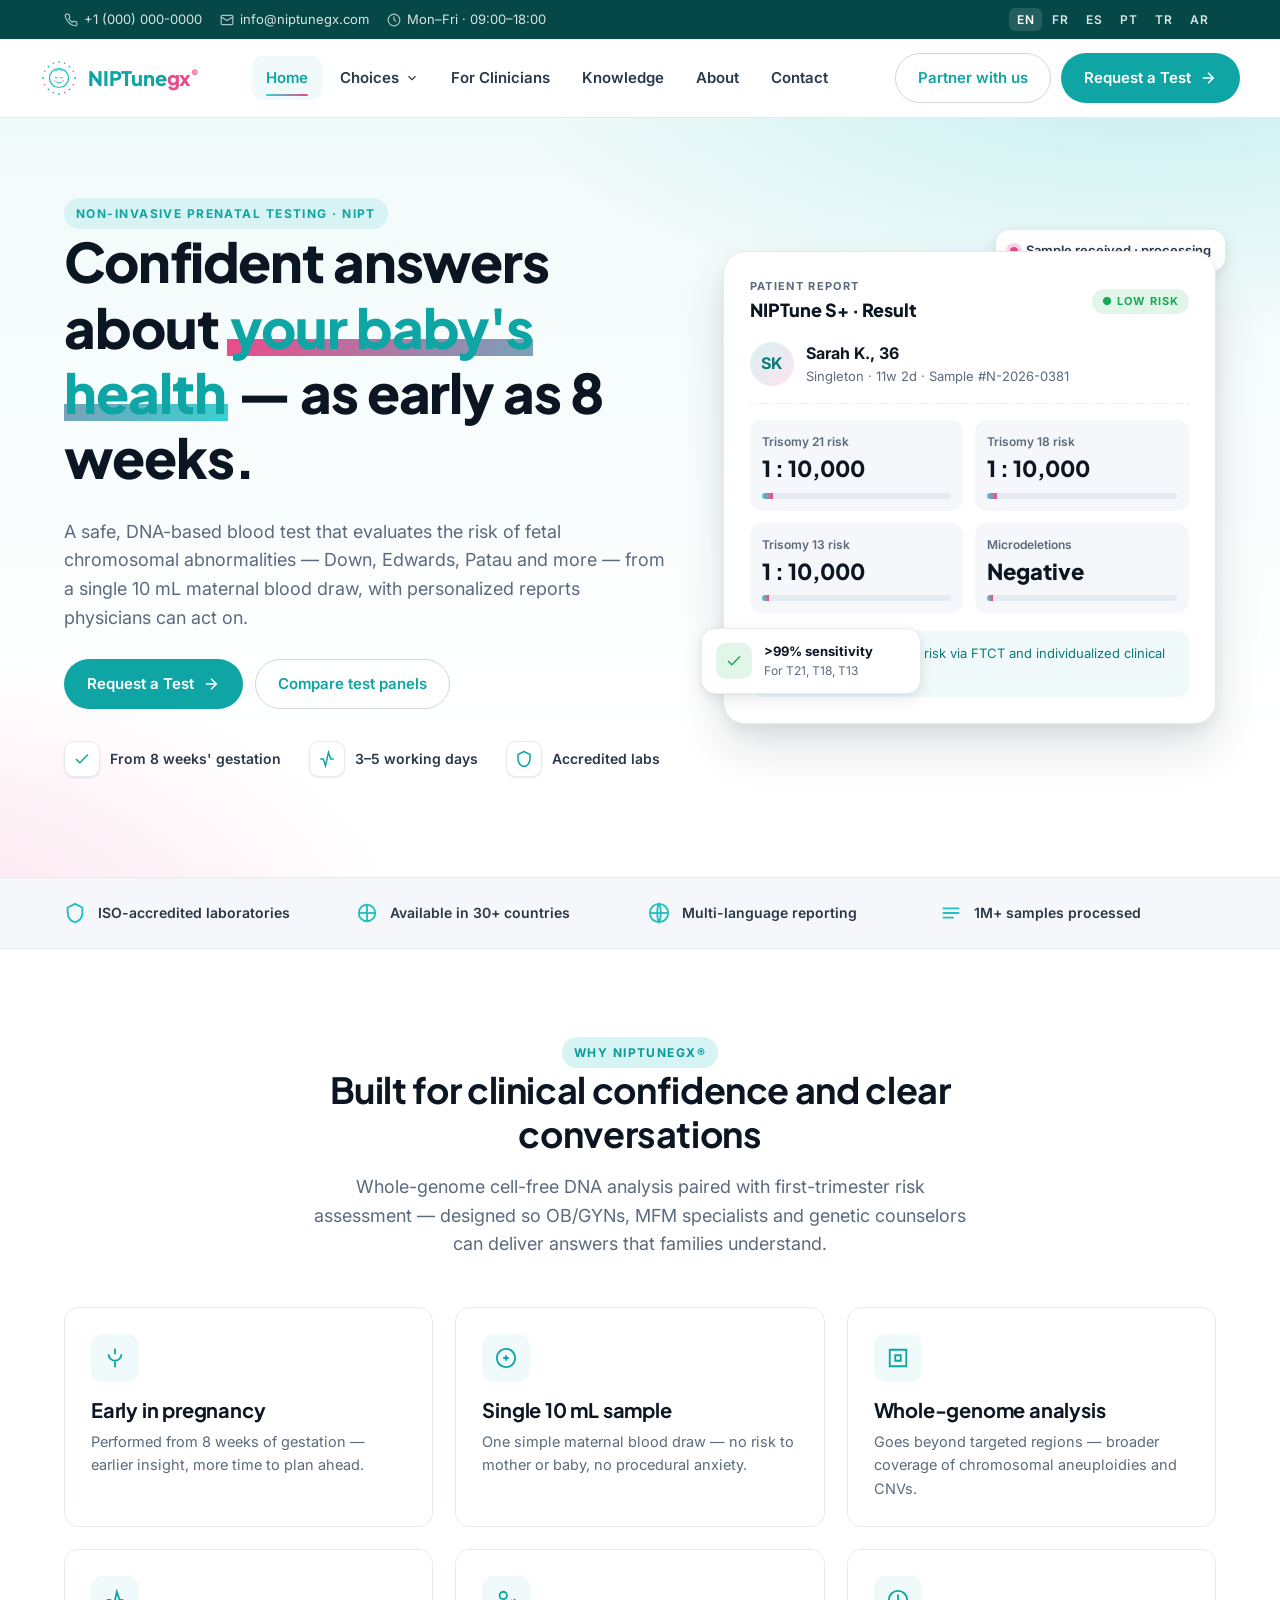
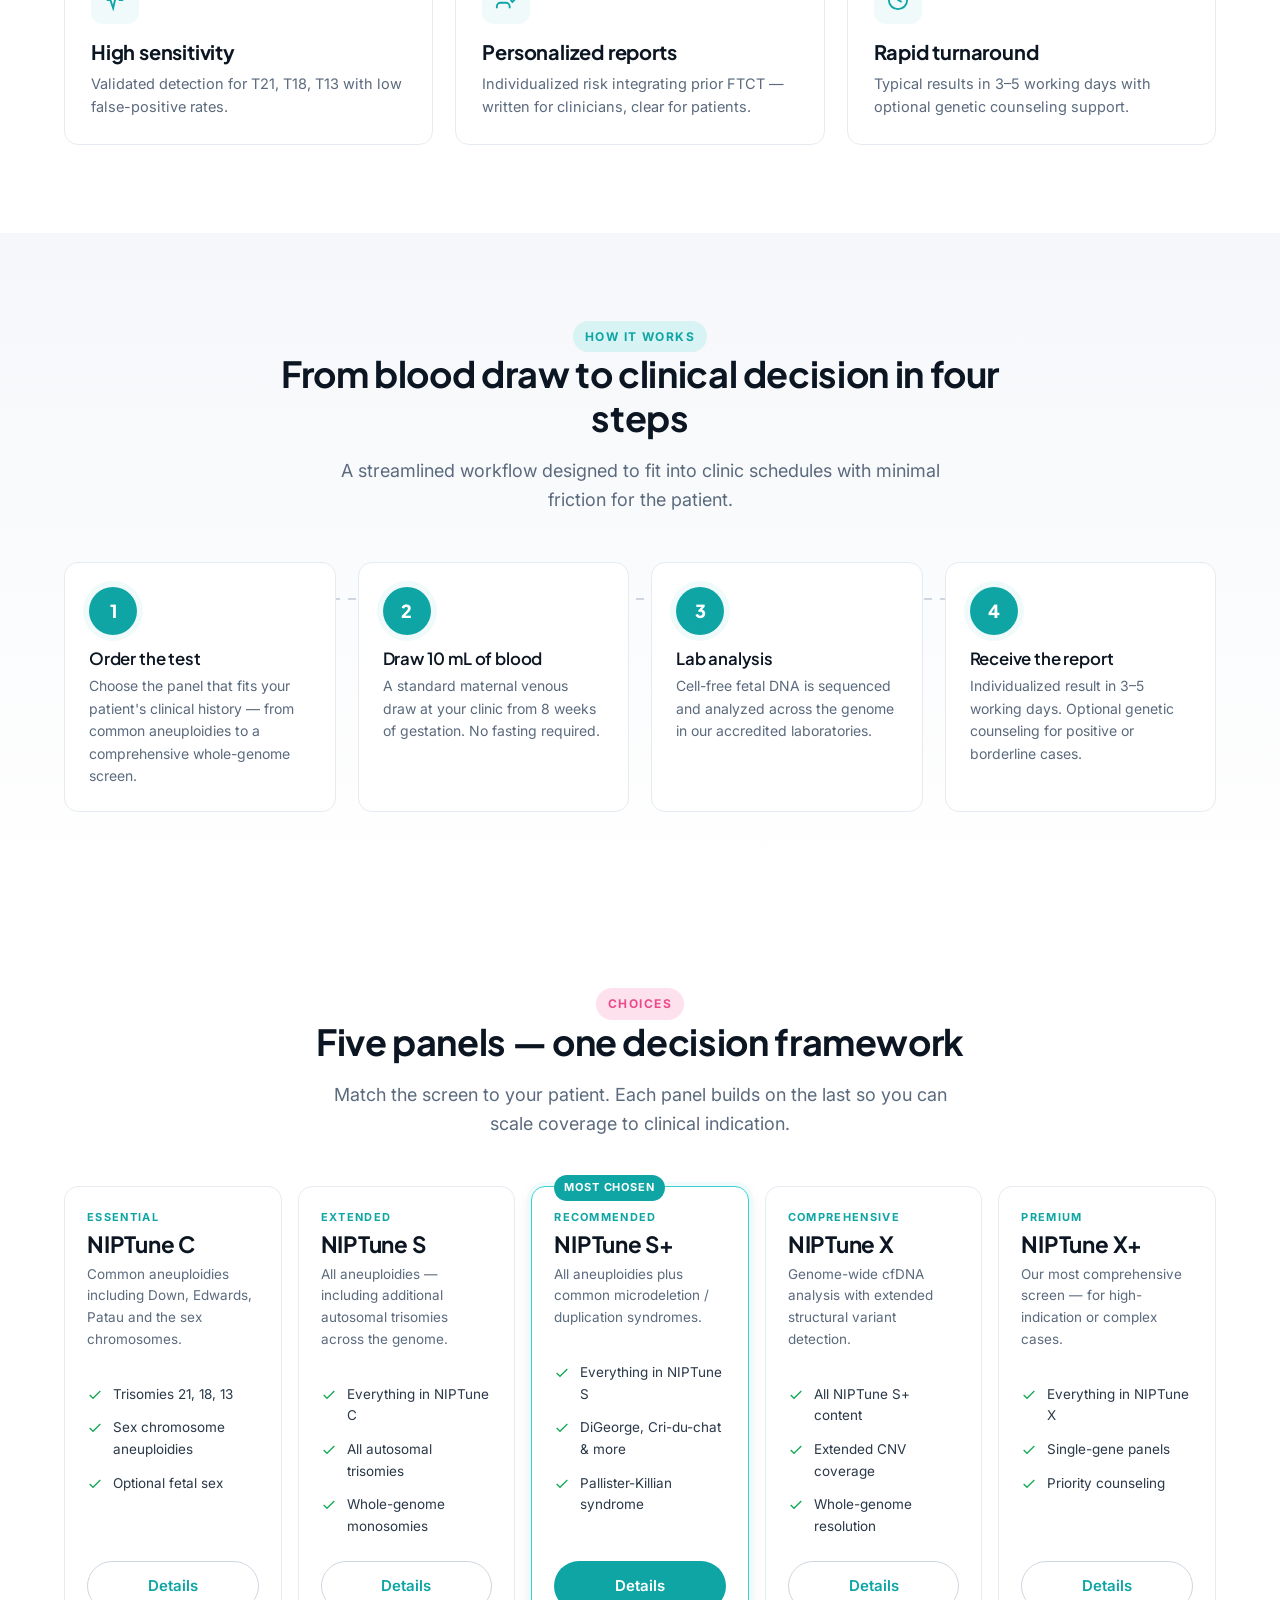
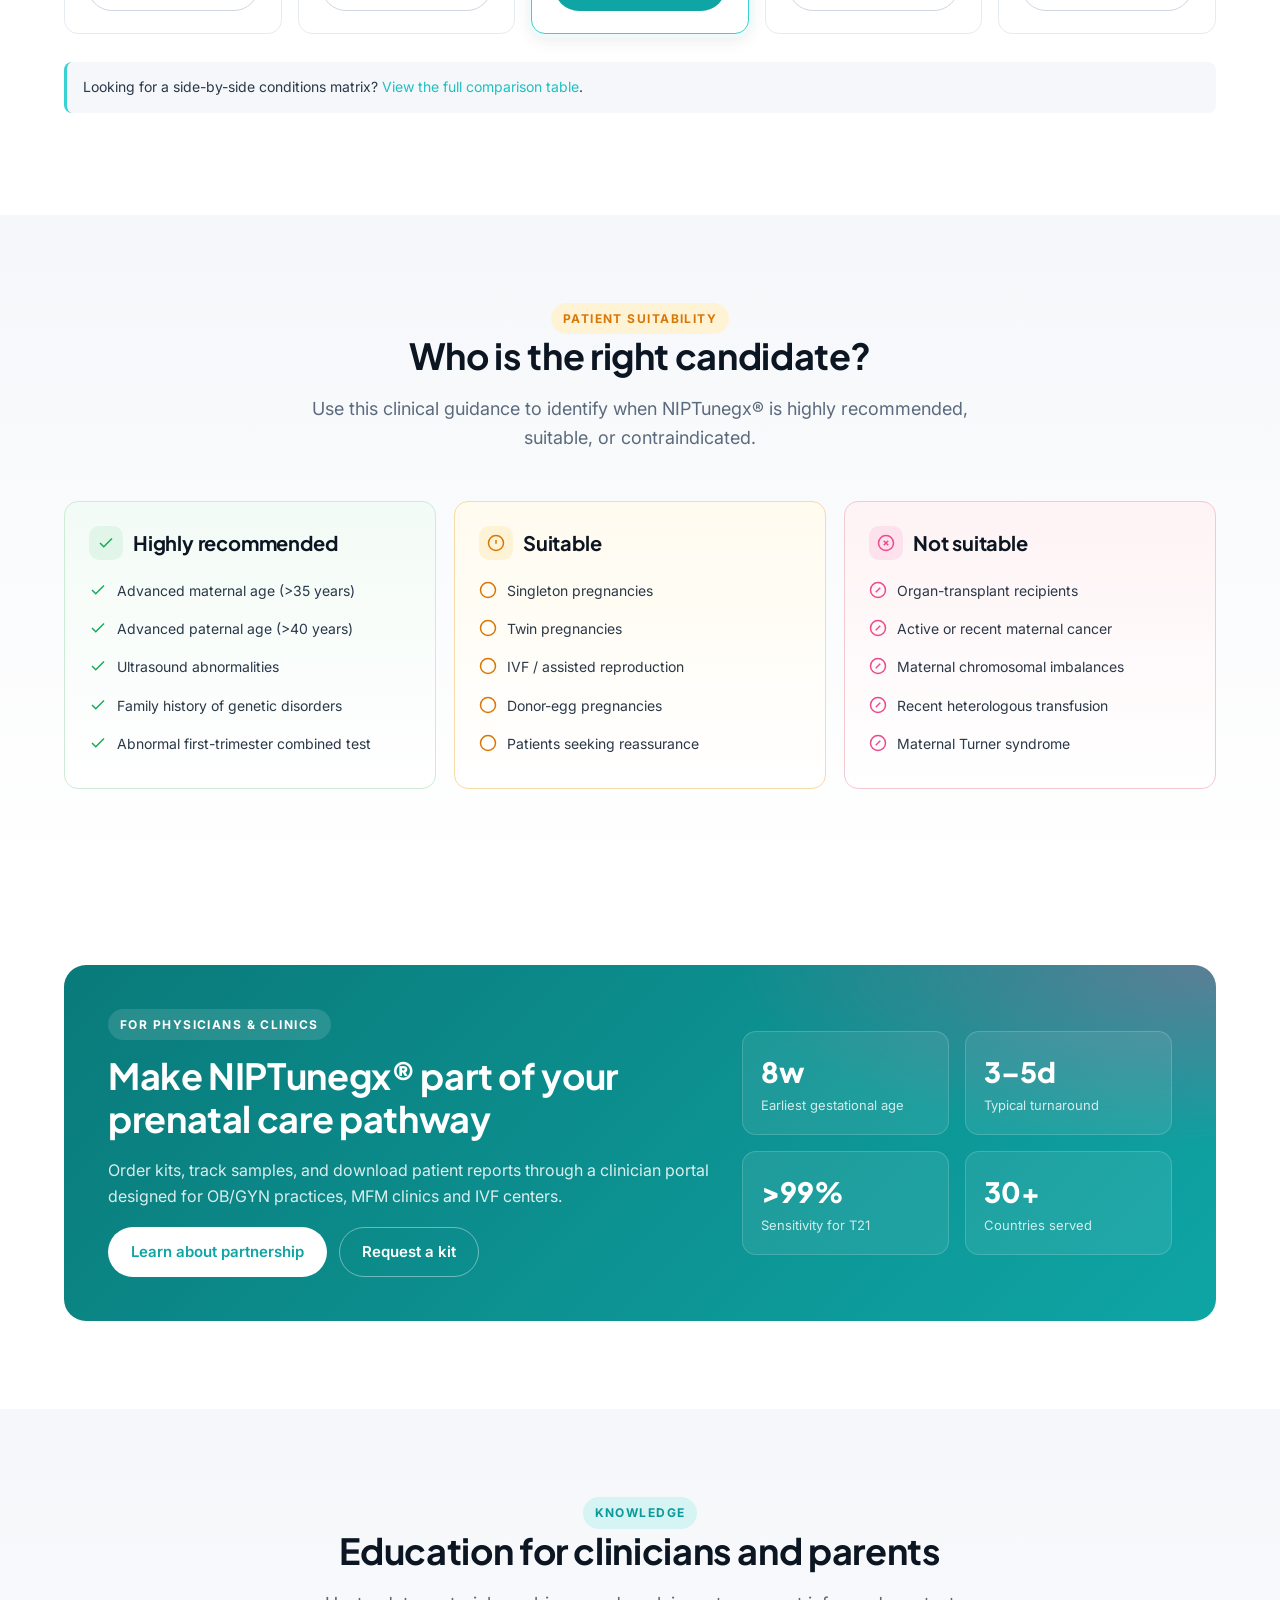
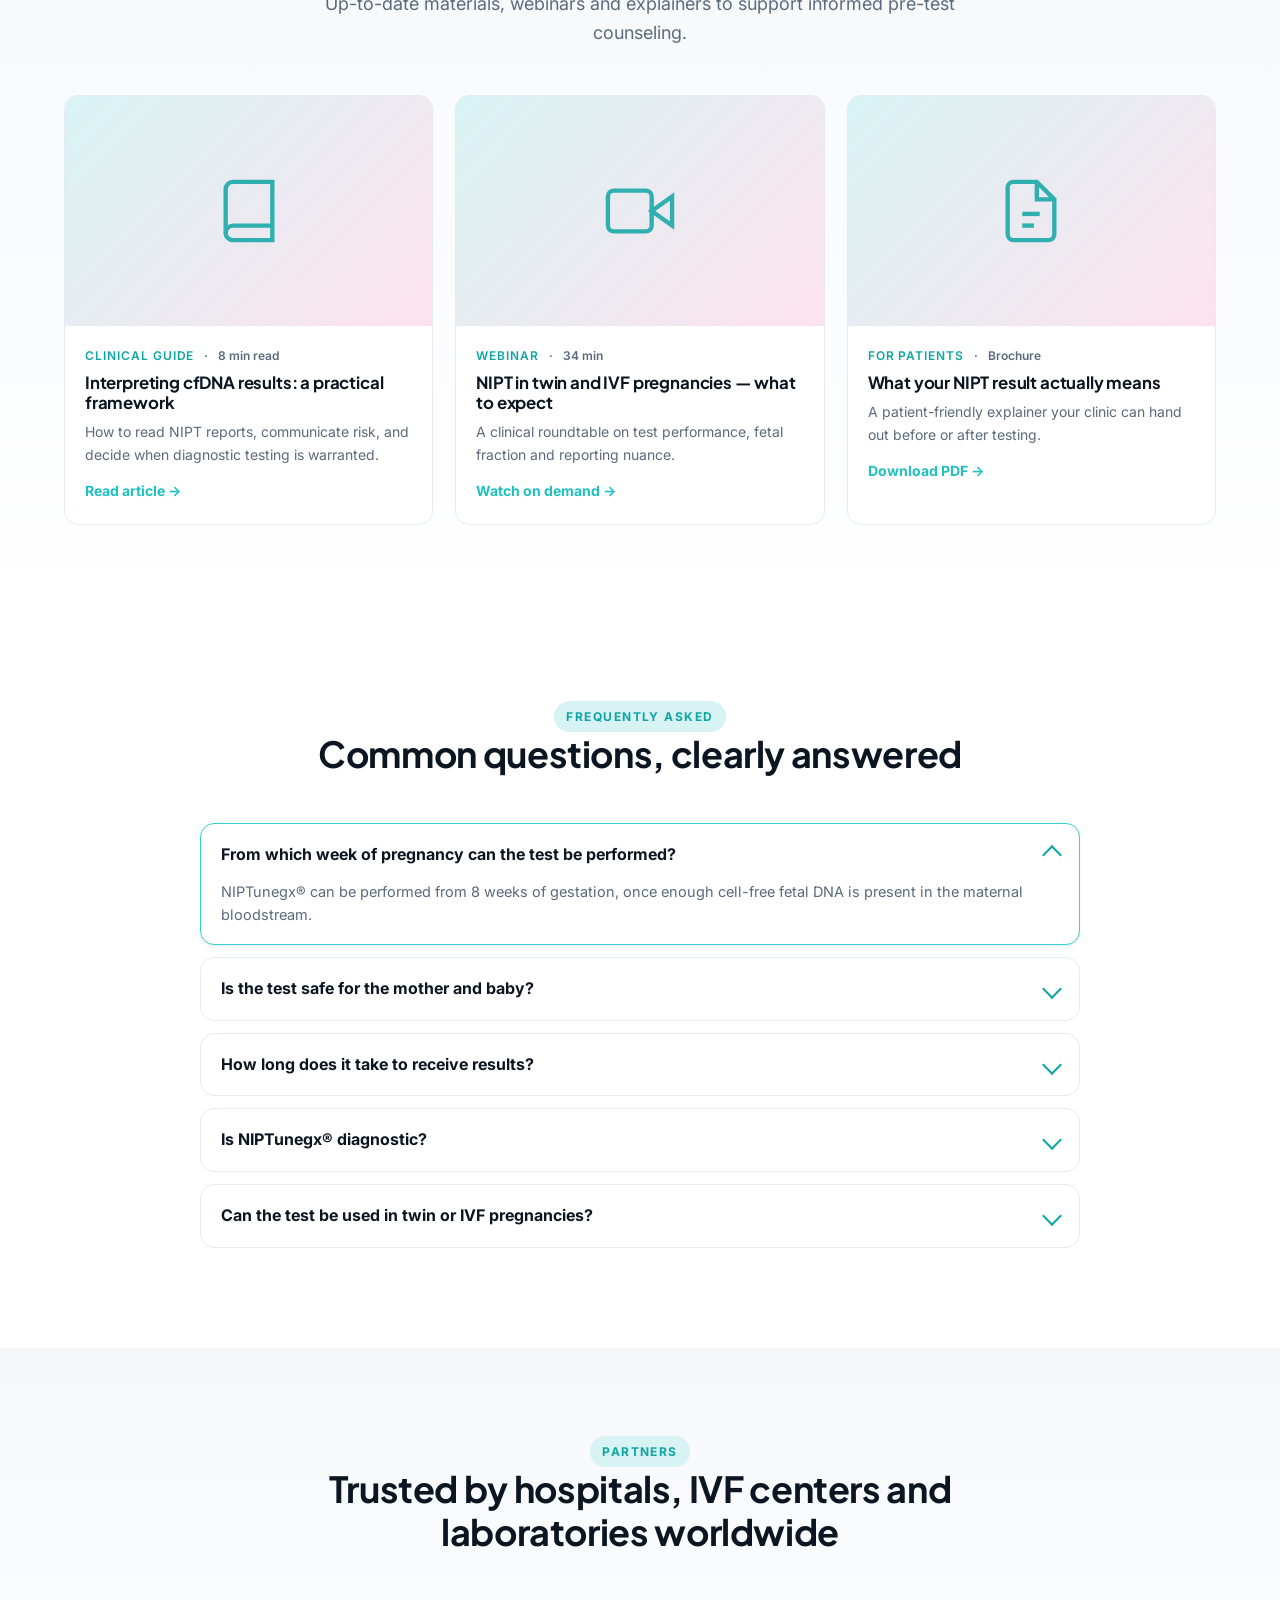
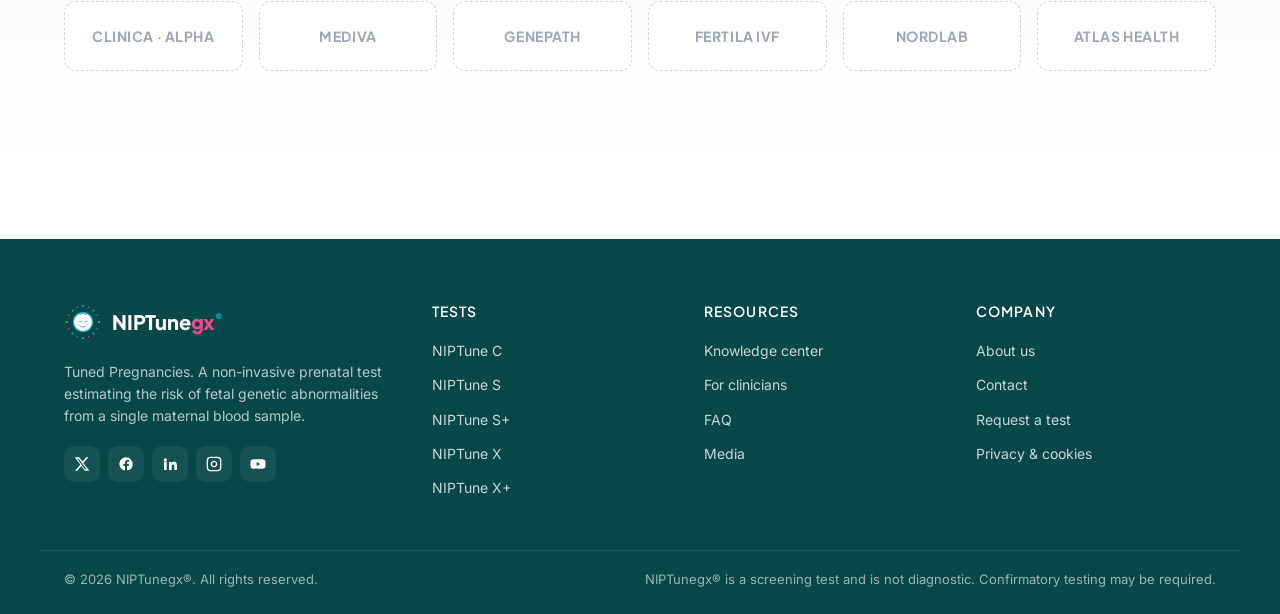
<file: index.html>
<!doctype html>
<html lang="en">
<head>
<meta charset="utf-8" />
<meta name="viewport" content="width=device-width,initial-scale=1" />
<title>NIPTunegx® — Tuned Pregnancies | Non-Invasive Prenatal Testing</title>
<meta name="description" content="NIPTunegx® is a safe, non-invasive DNA-based blood test performed as early as 8 weeks of pregnancy to estimate the risk of fetal genetic abnormalities including Down syndrome." />
<link rel="icon" href="assets/img/logo.svg" type="image/svg+xml" />
<link rel="preconnect" href="https://fonts.googleapis.com">
<link rel="preconnect" href="https://fonts.gstatic.com" crossorigin>
<link href="https://fonts.googleapis.com/css2?family=Inter:wght@400;500;600;700&family=Plus+Jakarta+Sans:wght@600;700;800&display=swap" rel="stylesheet">
<link rel="stylesheet" href="assets/css/style.css" />
</head>
<body>

<a class="skip" href="#main">Skip to content</a>

<!-- Topbar -->
<div class="topbar">
  <div class="container">
    <div class="topbar-info">
      <span><svg viewBox="0 0 24 24" fill="none" stroke="currentColor" stroke-width="2"><path d="M22 16.92v3a2 2 0 0 1-2.18 2 19.79 19.79 0 0 1-8.63-3.07 19.5 19.5 0 0 1-6-6 19.79 19.79 0 0 1-3.07-8.67A2 2 0 0 1 4.11 2h3a2 2 0 0 1 2 1.72c.13.96.36 1.9.7 2.81a2 2 0 0 1-.45 2.11L8.09 9.91a16 16 0 0 0 6 6l1.27-1.27a2 2 0 0 1 2.11-.45c.91.34 1.85.57 2.81.7A2 2 0 0 1 22 16.92z"/></svg>+1 (000) 000-0000</span>
      <span><svg viewBox="0 0 24 24" fill="none" stroke="currentColor" stroke-width="2"><rect x="2" y="4" width="20" height="16" rx="2"/><path d="m22 7-10 6L2 7"/></svg>info@niptunegx.com</span>
      <span class="hide-sm"><svg viewBox="0 0 24 24" fill="none" stroke="currentColor" stroke-width="2"><circle cx="12" cy="12" r="10"/><path d="M12 6v6l4 2"/></svg>Mon–Fri · 09:00–18:00</span>
    </div>
    <div class="lang-switch" aria-label="Language">
      <a href="#" class="active">EN</a>
      <a href="#">FR</a>
      <a href="#">ES</a>
      <a href="#">PT</a>
      <a href="#">TR</a>
      <a href="#">AR</a>
    </div>
  </div>
</div>

<!-- Header -->
<header class="site-header">
  <div class="container nav">
    <a class="brand" href="index.html" aria-label="NIPTunegx home">
      <img class="brand-mark" src="assets/img/logo.svg" alt="" />
      <span>NIPTune<span class="gx">gx</span><sup>®</sup></span>
    </a>
    <nav aria-label="Primary">
      <ul class="nav-links" id="primaryNav">
        <li><a href="index.html" class="active">Home</a></li>
        <li class="has-menu">
          <a href="choices.html">Choices
            <svg width="14" height="14" viewBox="0 0 24 24" fill="none" stroke="currentColor" stroke-width="2"><path d="m6 9 6 6 6-6"/></svg>
          </a>
          <ul class="submenu" role="menu">
            <li><a href="choices.html#niptune-c"><strong>NIPTune C</strong><span>Common aneuploidies</span></a></li>
            <li><a href="choices.html#niptune-s"><strong>NIPTune S</strong><span>All aneuploidies</span></a></li>
            <li><a href="choices.html#niptune-splus"><strong>NIPTune S+</strong><span>Aneuploidies + microdeletions</span></a></li>
            <li><a href="choices.html#niptune-x"><strong>NIPTune X</strong><span>Whole-genome screen</span></a></li>
            <li><a href="choices.html#niptune-xplus"><strong>NIPTune X+</strong><span>Comprehensive panel</span></a></li>
          </ul>
        </li>
        <li><a href="for-clinicians.html">For Clinicians</a></li>
        <li><a href="knowledge.html">Knowledge</a></li>
        <li><a href="about.html">About</a></li>
        <li><a href="contact.html">Contact</a></li>
      </ul>
    </nav>
    <div class="nav-cta">
      <a class="btn btn-ghost" href="for-clinicians.html">Partner with us</a>
      <a class="btn btn-primary" href="request-a-test.html">Request a Test
        <svg viewBox="0 0 24 24" fill="none" stroke="currentColor" stroke-width="2"><path d="M5 12h14"/><path d="m12 5 7 7-7 7"/></svg>
      </a>
      <button class="nav-toggle" aria-label="Open menu" aria-expanded="false" aria-controls="primaryNav">
        <svg viewBox="0 0 24 24" fill="none" stroke="currentColor" stroke-width="2"><path d="M3 6h18M3 12h18M3 18h18"/></svg>
      </button>
    </div>
  </div>
</header>

<main id="main">

  <!-- Hero -->
  <section class="hero">
    <div class="container hero-grid">
      <div class="reveal">
        <span class="eyebrow">Non-invasive prenatal testing · NIPT</span>
        <h1>Confident answers about <span class="accent"><span class="underline">your baby's health</span></span> — as early as 8 weeks.</h1>
        <p class="lead">A safe, DNA-based blood test that evaluates the risk of fetal chromosomal abnormalities — Down, Edwards, Patau and more — from a single 10 mL maternal blood draw, with personalized reports physicians can act on.</p>
        <div class="hero-cta">
          <a href="request-a-test.html" class="btn btn-primary">Request a Test
            <svg viewBox="0 0 24 24" fill="none" stroke="currentColor" stroke-width="2"><path d="M5 12h14"/><path d="m12 5 7 7-7 7"/></svg>
          </a>
          <a href="choices.html" class="btn btn-ghost">Compare test panels</a>
        </div>
        <div class="hero-meta">
          <div class="item"><span class="ico"><svg viewBox="0 0 24 24" fill="none" stroke="currentColor" stroke-width="2"><path d="M20 6 9 17l-5-5"/></svg></span>From 8 weeks' gestation</div>
          <div class="item"><span class="ico"><svg viewBox="0 0 24 24" fill="none" stroke="currentColor" stroke-width="2"><path d="M3 12h4l3 9 4-18 3 9h4"/></svg></span>3–5 working days</div>
          <div class="item"><span class="ico"><svg viewBox="0 0 24 24" fill="none" stroke="currentColor" stroke-width="2"><path d="M12 2 4 6v6c0 5 3.4 9.4 8 10 4.6-.6 8-5 8-10V6l-8-4z"/></svg></span>Accredited labs</div>
        </div>
      </div>

      <div class="hero-visual reveal">
        <div class="hero-float">
          <span class="dot"></span> Sample received · processing
        </div>
        <div class="hero-card" role="img" aria-label="Sample patient report card">
          <div class="head">
            <div>
              <div style="font-size:11px;letter-spacing:.12em;text-transform:uppercase;color:var(--ink-500);font-weight:700">Patient report</div>
              <div style="font-family:var(--font-display);font-weight:800;color:var(--ink-900);font-size:18px">NIPTune S+ · Result</div>
            </div>
            <span class="pill">● Low risk</span>
          </div>
          <div class="pat">
            <div class="avatar">SK</div>
            <div>
              <div style="font-weight:700;color:var(--ink-900)">Sarah K., 36</div>
              <div style="font-size:13px;color:var(--ink-500)">Singleton · 11w 2d · Sample #N-2026-0381</div>
            </div>
          </div>
          <div class="stat-row">
            <div class="stat">
              <div class="k">Trisomy 21 risk</div>
              <div class="v">1 : 10,000</div>
              <div class="bar"><i style="width:6%"></i></div>
            </div>
            <div class="stat">
              <div class="k">Trisomy 18 risk</div>
              <div class="v">1 : 10,000</div>
              <div class="bar"><i style="width:5%"></i></div>
            </div>
            <div class="stat">
              <div class="k">Trisomy 13 risk</div>
              <div class="v">1 : 10,000</div>
              <div class="bar"><i style="width:4%"></i></div>
            </div>
            <div class="stat">
              <div class="k">Microdeletions</div>
              <div class="v">Negative</div>
              <div class="bar"><i style="width:3%"></i></div>
            </div>
          </div>
          <div class="legend">
            <svg viewBox="0 0 24 24" fill="none" stroke="currentColor" stroke-width="2"><circle cx="12" cy="12" r="10"/><path d="M12 8v4"/><path d="M12 16h.01"/></svg>
            Reports include prior risk via FTCT and individualized clinical interpretation.
          </div>
        </div>
        <div class="hero-float-2">
          <div class="ico"><svg width="18" height="18" viewBox="0 0 24 24" fill="none" stroke="currentColor" stroke-width="2"><path d="M20 6 9 17l-5-5"/></svg></div>
          <div>
            <div class="t">>99% sensitivity</div>
            <div class="s">For T21, T18, T13</div>
          </div>
        </div>
      </div>
    </div>
  </section>

  <!-- Trust strip -->
  <div class="trust">
    <div class="container">
      <div class="row">
        <div class="item"><svg viewBox="0 0 24 24" fill="none" stroke="currentColor" stroke-width="2"><path d="M12 2 4 6v6c0 5 3.4 9.4 8 10 4.6-.6 8-5 8-10V6l-8-4z"/></svg> ISO-accredited laboratories</div>
        <div class="item"><svg viewBox="0 0 24 24" fill="none" stroke="currentColor" stroke-width="2"><path d="M3 12h18"/><path d="M12 3v18"/><circle cx="12" cy="12" r="9"/></svg> Available in 30+ countries</div>
        <div class="item"><svg viewBox="0 0 24 24" fill="none" stroke="currentColor" stroke-width="2"><circle cx="12" cy="12" r="10"/><path d="M2 12h20"/><path d="M12 2c2.5 3.5 2.5 16 0 20-2.5-4-2.5-16.5 0-20z"/></svg> Multi-language reporting</div>
        <div class="item"><svg viewBox="0 0 24 24" fill="none" stroke="currentColor" stroke-width="2"><path d="M3 7h18M3 12h18M3 17h12"/></svg> 1M+ samples processed</div>
      </div>
    </div>
  </div>

  <!-- Why NIPTunegx -->
  <section class="section">
    <div class="container">
      <div class="section-head reveal">
        <span class="eyebrow teal">Why NIPTunegx®</span>
        <h2>Built for clinical confidence and clear conversations</h2>
        <p class="lead">Whole-genome cell-free DNA analysis paired with first-trimester risk assessment — designed so OB/GYNs, MFM specialists and genetic counselors can deliver answers that families understand.</p>
      </div>

      <div class="feature-grid">
        <div class="feature-card reveal">
          <div class="ico"><svg viewBox="0 0 24 24" fill="none" stroke="currentColor" stroke-width="2"><path d="M12 2v6"/><path d="M5 8a7 7 0 1 0 14 0"/><path d="M12 22v-6"/></svg></div>
          <h3>Early in pregnancy</h3>
          <p>Performed from 8 weeks of gestation — earlier insight, more time to plan ahead.</p>
        </div>
        <div class="feature-card reveal">
          <div class="ico"><svg viewBox="0 0 24 24" fill="none" stroke="currentColor" stroke-width="2"><circle cx="12" cy="12" r="10"/><path d="M9 12h6M12 9v6"/></svg></div>
          <h3>Single 10 mL sample</h3>
          <p>One simple maternal blood draw — no risk to mother or baby, no procedural anxiety.</p>
        </div>
        <div class="feature-card reveal">
          <div class="ico"><svg viewBox="0 0 24 24" fill="none" stroke="currentColor" stroke-width="2"><path d="M3 3h18v18H3z"/><path d="M9 9h6v6H9z"/></svg></div>
          <h3>Whole-genome analysis</h3>
          <p>Goes beyond targeted regions — broader coverage of chromosomal aneuploidies and CNVs.</p>
        </div>
        <div class="feature-card reveal">
          <div class="ico"><svg viewBox="0 0 24 24" fill="none" stroke="currentColor" stroke-width="2"><path d="M3 12h4l3 9 4-18 3 9h4"/></svg></div>
          <h3>High sensitivity</h3>
          <p>Validated detection for T21, T18, T13 with low false-positive rates.</p>
        </div>
        <div class="feature-card reveal">
          <div class="ico"><svg viewBox="0 0 24 24" fill="none" stroke="currentColor" stroke-width="2"><path d="M16 21v-2a4 4 0 0 0-4-4H6a4 4 0 0 0-4 4v2"/><circle cx="9" cy="7" r="4"/><path d="m22 11-3 3-2-2"/></svg></div>
          <h3>Personalized reports</h3>
          <p>Individualized risk integrating prior FTCT — written for clinicians, clear for patients.</p>
        </div>
        <div class="feature-card reveal">
          <div class="ico"><svg viewBox="0 0 24 24" fill="none" stroke="currentColor" stroke-width="2"><circle cx="12" cy="12" r="10"/><path d="M12 6v6l4 2"/></svg></div>
          <h3>Rapid turnaround</h3>
          <p>Typical results in 3–5 working days with optional genetic counseling support.</p>
        </div>
      </div>
    </div>
  </section>

  <!-- How it works -->
  <section class="section how-bg">
    <div class="container">
      <div class="section-head reveal">
        <span class="eyebrow">How it works</span>
        <h2>From blood draw to clinical decision in four steps</h2>
        <p class="lead">A streamlined workflow designed to fit into clinic schedules with minimal friction for the patient.</p>
      </div>

      <div class="steps">
        <div class="step reveal">
          <div class="num">1</div>
          <h4>Order the test</h4>
          <p>Choose the panel that fits your patient's clinical history — from common aneuploidies to a comprehensive whole-genome screen.</p>
        </div>
        <div class="step reveal">
          <div class="num">2</div>
          <h4>Draw 10 mL of blood</h4>
          <p>A standard maternal venous draw at your clinic from 8 weeks of gestation. No fasting required.</p>
        </div>
        <div class="step reveal">
          <div class="num">3</div>
          <h4>Lab analysis</h4>
          <p>Cell-free fetal DNA is sequenced and analyzed across the genome in our accredited laboratories.</p>
        </div>
        <div class="step reveal">
          <div class="num">4</div>
          <h4>Receive the report</h4>
          <p>Individualized result in 3–5 working days. Optional genetic counseling for positive or borderline cases.</p>
        </div>
      </div>
    </div>
  </section>

  <!-- Choices preview -->
  <section class="section">
    <div class="container">
      <div class="section-head reveal">
        <span class="eyebrow rose">Choices</span>
        <h2>Five panels — one decision framework</h2>
        <p class="lead">Match the screen to your patient. Each panel builds on the last so you can scale coverage to clinical indication.</p>
      </div>

      <div class="tests">
        <div class="test reveal">
          <div class="tag">Essential</div>
          <h3>NIPTune C</h3>
          <p class="desc">Common aneuploidies including Down, Edwards, Patau and the sex chromosomes.</p>
          <ul>
            <li><svg viewBox="0 0 24 24" fill="none" stroke="currentColor" stroke-width="2"><path d="M20 6 9 17l-5-5"/></svg> Trisomies 21, 18, 13</li>
            <li><svg viewBox="0 0 24 24" fill="none" stroke="currentColor" stroke-width="2"><path d="M20 6 9 17l-5-5"/></svg> Sex chromosome aneuploidies</li>
            <li><svg viewBox="0 0 24 24" fill="none" stroke="currentColor" stroke-width="2"><path d="M20 6 9 17l-5-5"/></svg> Optional fetal sex</li>
          </ul>
          <div class="foot"><a href="choices.html#niptune-c" class="btn btn-ghost btn-block">Details</a></div>
        </div>

        <div class="test reveal">
          <div class="tag">Extended</div>
          <h3>NIPTune S</h3>
          <p class="desc">All aneuploidies — including additional autosomal trisomies across the genome.</p>
          <ul>
            <li><svg viewBox="0 0 24 24" fill="none" stroke="currentColor" stroke-width="2"><path d="M20 6 9 17l-5-5"/></svg> Everything in NIPTune C</li>
            <li><svg viewBox="0 0 24 24" fill="none" stroke="currentColor" stroke-width="2"><path d="M20 6 9 17l-5-5"/></svg> All autosomal trisomies</li>
            <li><svg viewBox="0 0 24 24" fill="none" stroke="currentColor" stroke-width="2"><path d="M20 6 9 17l-5-5"/></svg> Whole-genome monosomies</li>
          </ul>
          <div class="foot"><a href="choices.html#niptune-s" class="btn btn-ghost btn-block">Details</a></div>
        </div>

        <div class="test featured reveal">
          <div class="tag">Recommended</div>
          <h3>NIPTune S+</h3>
          <p class="desc">All aneuploidies plus common microdeletion / duplication syndromes.</p>
          <ul>
            <li><svg viewBox="0 0 24 24" fill="none" stroke="currentColor" stroke-width="2"><path d="M20 6 9 17l-5-5"/></svg> Everything in NIPTune S</li>
            <li><svg viewBox="0 0 24 24" fill="none" stroke="currentColor" stroke-width="2"><path d="M20 6 9 17l-5-5"/></svg> DiGeorge, Cri-du-chat & more</li>
            <li><svg viewBox="0 0 24 24" fill="none" stroke="currentColor" stroke-width="2"><path d="M20 6 9 17l-5-5"/></svg> Pallister-Killian syndrome</li>
          </ul>
          <div class="foot"><a href="choices.html#niptune-splus" class="btn btn-primary btn-block">Details</a></div>
        </div>

        <div class="test reveal">
          <div class="tag">Comprehensive</div>
          <h3>NIPTune X</h3>
          <p class="desc">Genome-wide cfDNA analysis with extended structural variant detection.</p>
          <ul>
            <li><svg viewBox="0 0 24 24" fill="none" stroke="currentColor" stroke-width="2"><path d="M20 6 9 17l-5-5"/></svg> All NIPTune S+ content</li>
            <li><svg viewBox="0 0 24 24" fill="none" stroke="currentColor" stroke-width="2"><path d="M20 6 9 17l-5-5"/></svg> Extended CNV coverage</li>
            <li><svg viewBox="0 0 24 24" fill="none" stroke="currentColor" stroke-width="2"><path d="M20 6 9 17l-5-5"/></svg> Whole-genome resolution</li>
          </ul>
          <div class="foot"><a href="choices.html#niptune-x" class="btn btn-ghost btn-block">Details</a></div>
        </div>

        <div class="test reveal">
          <div class="tag">Premium</div>
          <h3>NIPTune X+</h3>
          <p class="desc">Our most comprehensive screen — for high-indication or complex cases.</p>
          <ul>
            <li><svg viewBox="0 0 24 24" fill="none" stroke="currentColor" stroke-width="2"><path d="M20 6 9 17l-5-5"/></svg> Everything in NIPTune X</li>
            <li><svg viewBox="0 0 24 24" fill="none" stroke="currentColor" stroke-width="2"><path d="M20 6 9 17l-5-5"/></svg> Single-gene panels</li>
            <li><svg viewBox="0 0 24 24" fill="none" stroke="currentColor" stroke-width="2"><path d="M20 6 9 17l-5-5"/></svg> Priority counseling</li>
          </ul>
          <div class="foot"><a href="choices.html#niptune-xplus" class="btn btn-ghost btn-block">Details</a></div>
        </div>
      </div>

      <p class="note reveal" style="margin-top:28px">
        Looking for a side-by-side conditions matrix? <a href="choices.html#compare">View the full comparison table</a>.
      </p>
    </div>
  </section>

  <!-- Suitability -->
  <section class="section how-bg">
    <div class="container">
      <div class="section-head reveal">
        <span class="eyebrow amber">Patient suitability</span>
        <h2>Who is the right candidate?</h2>
        <p class="lead">Use this clinical guidance to identify when NIPTunegx® is highly recommended, suitable, or contraindicated.</p>
      </div>

      <div class="suit-grid">
        <div class="suit green reveal">
          <h3><span class="badge"><svg width="18" height="18" viewBox="0 0 24 24" fill="none" stroke="currentColor" stroke-width="2"><path d="M20 6 9 17l-5-5"/></svg></span> Highly recommended</h3>
          <ul>
            <li><svg viewBox="0 0 24 24" fill="none" stroke="currentColor" stroke-width="2"><path d="M20 6 9 17l-5-5"/></svg> Advanced maternal age (>35 years)</li>
            <li><svg viewBox="0 0 24 24" fill="none" stroke="currentColor" stroke-width="2"><path d="M20 6 9 17l-5-5"/></svg> Advanced paternal age (>40 years)</li>
            <li><svg viewBox="0 0 24 24" fill="none" stroke="currentColor" stroke-width="2"><path d="M20 6 9 17l-5-5"/></svg> Ultrasound abnormalities</li>
            <li><svg viewBox="0 0 24 24" fill="none" stroke="currentColor" stroke-width="2"><path d="M20 6 9 17l-5-5"/></svg> Family history of genetic disorders</li>
            <li><svg viewBox="0 0 24 24" fill="none" stroke="currentColor" stroke-width="2"><path d="M20 6 9 17l-5-5"/></svg> Abnormal first-trimester combined test</li>
          </ul>
        </div>
        <div class="suit amber reveal">
          <h3><span class="badge"><svg width="18" height="18" viewBox="0 0 24 24" fill="none" stroke="currentColor" stroke-width="2"><circle cx="12" cy="12" r="10"/><path d="M12 8v5"/><path d="M12 16h.01"/></svg></span> Suitable</h3>
          <ul>
            <li><svg viewBox="0 0 24 24" fill="none" stroke="currentColor" stroke-width="2"><circle cx="12" cy="12" r="10"/></svg> Singleton pregnancies</li>
            <li><svg viewBox="0 0 24 24" fill="none" stroke="currentColor" stroke-width="2"><circle cx="12" cy="12" r="10"/></svg> Twin pregnancies</li>
            <li><svg viewBox="0 0 24 24" fill="none" stroke="currentColor" stroke-width="2"><circle cx="12" cy="12" r="10"/></svg> IVF / assisted reproduction</li>
            <li><svg viewBox="0 0 24 24" fill="none" stroke="currentColor" stroke-width="2"><circle cx="12" cy="12" r="10"/></svg> Donor-egg pregnancies</li>
            <li><svg viewBox="0 0 24 24" fill="none" stroke="currentColor" stroke-width="2"><circle cx="12" cy="12" r="10"/></svg> Patients seeking reassurance</li>
          </ul>
        </div>
        <div class="suit rose reveal">
          <h3><span class="badge"><svg width="18" height="18" viewBox="0 0 24 24" fill="none" stroke="currentColor" stroke-width="2"><circle cx="12" cy="12" r="10"/><path d="M15 9l-6 6M9 9l6 6"/></svg></span> Not suitable</h3>
          <ul>
            <li><svg viewBox="0 0 24 24" fill="none" stroke="currentColor" stroke-width="2"><circle cx="12" cy="12" r="10"/><path d="M15 9l-6 6"/></svg> Organ-transplant recipients</li>
            <li><svg viewBox="0 0 24 24" fill="none" stroke="currentColor" stroke-width="2"><circle cx="12" cy="12" r="10"/><path d="M15 9l-6 6"/></svg> Active or recent maternal cancer</li>
            <li><svg viewBox="0 0 24 24" fill="none" stroke="currentColor" stroke-width="2"><circle cx="12" cy="12" r="10"/><path d="M15 9l-6 6"/></svg> Maternal chromosomal imbalances</li>
            <li><svg viewBox="0 0 24 24" fill="none" stroke="currentColor" stroke-width="2"><circle cx="12" cy="12" r="10"/><path d="M15 9l-6 6"/></svg> Recent heterologous transfusion</li>
            <li><svg viewBox="0 0 24 24" fill="none" stroke="currentColor" stroke-width="2"><circle cx="12" cy="12" r="10"/><path d="M15 9l-6 6"/></svg> Maternal Turner syndrome</li>
          </ul>
        </div>
      </div>
    </div>
  </section>

  <!-- For clinicians band -->
  <section class="section">
    <div class="container">
      <div class="cta-band reveal">
        <div>
          <span class="eyebrow" style="background:rgba(255,255,255,.12);color:#fff">For physicians & clinics</span>
          <h2 style="margin-top:14px">Make NIPTunegx® part of your prenatal care pathway</h2>
          <p>Order kits, track samples, and download patient reports through a clinician portal designed for OB/GYN practices, MFM clinics and IVF centers.</p>
          <div class="actions" style="margin-top:18px">
            <a class="btn btn-light" href="for-clinicians.html">Learn about partnership</a>
            <a class="btn btn-outline-light" href="request-a-test.html">Request a kit</a>
          </div>
        </div>
        <div class="cta-stats">
          <div class="s"><div class="v">8w</div><div class="k">Earliest gestational age</div></div>
          <div class="s"><div class="v">3–5d</div><div class="k">Typical turnaround</div></div>
          <div class="s"><div class="v">>99%</div><div class="k">Sensitivity for T21</div></div>
          <div class="s"><div class="v">30+</div><div class="k">Countries served</div></div>
        </div>
      </div>
    </div>
  </section>

  <!-- Knowledge / Resources -->
  <section class="section how-bg">
    <div class="container">
      <div class="section-head reveal">
        <span class="eyebrow teal">Knowledge</span>
        <h2>Education for clinicians and parents</h2>
        <p class="lead">Up-to-date materials, webinars and explainers to support informed pre-test counseling.</p>
      </div>
      <div class="resources">
        <article class="res reveal">
          <div class="thumb">
            <svg viewBox="0 0 24 24" fill="none" stroke="currentColor" stroke-width="1.5"><path d="M4 19.5A2.5 2.5 0 0 1 6.5 17H20"/><path d="M6.5 2H20v20H6.5A2.5 2.5 0 0 1 4 19.5v-15A2.5 2.5 0 0 1 6.5 2z"/></svg>
          </div>
          <div class="body">
            <div class="meta"><span class="tag">Clinical guide</span><span>·</span><span>8 min read</span></div>
            <h3>Interpreting cfDNA results: a practical framework</h3>
            <p>How to read NIPT reports, communicate risk, and decide when diagnostic testing is warranted.</p>
            <a href="#" class="read">Read article →</a>
          </div>
        </article>
        <article class="res reveal">
          <div class="thumb">
            <svg viewBox="0 0 24 24" fill="none" stroke="currentColor" stroke-width="1.5"><polygon points="23 7 16 12 23 17 23 7"/><rect x="1" y="5" width="15" height="14" rx="2"/></svg>
          </div>
          <div class="body">
            <div class="meta"><span class="tag">Webinar</span><span>·</span><span>34 min</span></div>
            <h3>NIPT in twin and IVF pregnancies — what to expect</h3>
            <p>A clinical roundtable on test performance, fetal fraction and reporting nuance.</p>
            <a href="#" class="read">Watch on demand →</a>
          </div>
        </article>
        <article class="res reveal">
          <div class="thumb">
            <svg viewBox="0 0 24 24" fill="none" stroke="currentColor" stroke-width="1.5"><path d="M14 2H6a2 2 0 0 0-2 2v16a2 2 0 0 0 2 2h12a2 2 0 0 0 2-2V8z"/><polyline points="14 2 14 8 20 8"/><line x1="9" y1="13" x2="15" y2="13"/><line x1="9" y1="17" x2="13" y2="17"/></svg>
          </div>
          <div class="body">
            <div class="meta"><span class="tag">For patients</span><span>·</span><span>Brochure</span></div>
            <h3>What your NIPT result actually means</h3>
            <p>A patient-friendly explainer your clinic can hand out before or after testing.</p>
            <a href="#" class="read">Download PDF →</a>
          </div>
        </article>
      </div>
    </div>
  </section>

  <!-- FAQ -->
  <section class="section">
    <div class="container">
      <div class="section-head reveal">
        <span class="eyebrow">Frequently asked</span>
        <h2>Common questions, clearly answered</h2>
      </div>
      <div class="faq">
        <details open>
          <summary>From which week of pregnancy can the test be performed?</summary>
          <div class="ans">NIPTunegx® can be performed from 8 weeks of gestation, once enough cell-free fetal DNA is present in the maternal bloodstream.</div>
        </details>
        <details>
          <summary>Is the test safe for the mother and baby?</summary>
          <div class="ans">Yes. The test only requires a single 10 mL maternal blood sample — there is no procedural risk to the pregnancy, unlike invasive options such as amniocentesis or CVS.</div>
        </details>
        <details>
          <summary>How long does it take to receive results?</summary>
          <div class="ans">Most results are returned in 3 to 5 working days from the moment the laboratory receives the sample.</div>
        </details>
        <details>
          <summary>Is NIPTunegx® diagnostic?</summary>
          <div class="ans">NIPT is a high-sensitivity screening test, not a diagnostic test. A positive or high-risk result should be confirmed by an invasive diagnostic procedure such as CVS or amniocentesis.</div>
        </details>
        <details>
          <summary>Can the test be used in twin or IVF pregnancies?</summary>
          <div class="ans">Yes — NIPTunegx® is suitable for singleton, twin and IVF pregnancies. The reporting account for the specifics of each scenario.</div>
        </details>
      </div>
    </div>
  </section>

  <!-- Partners -->
  <section class="section how-bg">
    <div class="container">
      <div class="section-head reveal">
        <span class="eyebrow">Partners</span>
        <h2>Trusted by hospitals, IVF centers and laboratories worldwide</h2>
      </div>
      <div class="partners">
        <div class="partner">CLINICA · ALPHA</div>
        <div class="partner">MEDIVA</div>
        <div class="partner">GENEPATH</div>
        <div class="partner">FERTILA IVF</div>
        <div class="partner">NORDLAB</div>
        <div class="partner">ATLAS HEALTH</div>
      </div>
    </div>
  </section>

</main>

<!-- Footer -->
<footer class="site-footer">
  <div class="container footer-grid">
    <div class="footer-brand">
      <a class="brand" href="index.html"><img class="brand-mark" src="assets/img/logo.svg" alt="" /><span>NIPTune<span class="gx">gx</span><sup>®</sup></span></a>
      <p style="margin-top:12px">Tuned Pregnancies. A non-invasive prenatal test estimating the risk of fetal genetic abnormalities from a single maternal blood sample.</p>
      <div class="footer-social" aria-label="Social links">
        <a href="#" aria-label="Twitter"><svg viewBox="0 0 24 24" fill="currentColor"><path d="M18.244 2H21.5l-7.5 8.57L23 22h-6.797l-5.32-6.954L4.8 22H1.54l8.05-9.2L1 2h6.93l4.81 6.36L18.244 2zm-1.193 18h1.882L7.06 4H5.045l11.006 16z"/></svg></a>
        <a href="#" aria-label="Facebook"><svg viewBox="0 0 24 24" fill="currentColor"><path d="M22 12a10 10 0 1 0-11.5 9.88V14.9H8v-2.9h2.5V9.8c0-2.5 1.5-3.9 3.78-3.9 1.1 0 2.22.2 2.22.2v2.45h-1.25c-1.23 0-1.62.77-1.62 1.56v1.87h2.75l-.44 2.9h-2.31v6.98A10 10 0 0 0 22 12z"/></svg></a>
        <a href="#" aria-label="LinkedIn"><svg viewBox="0 0 24 24" fill="currentColor"><path d="M4.98 3.5A2.5 2.5 0 1 1 5 8.5a2.5 2.5 0 0 1 0-5zM3 9h4v12H3V9zm7 0h3.84v1.64h.05c.53-1 1.84-2.06 3.79-2.06 4.06 0 4.81 2.67 4.81 6.14V21h-4v-5.45c0-1.3-.02-2.97-1.81-2.97-1.82 0-2.1 1.42-2.1 2.88V21h-4V9z"/></svg></a>
        <a href="#" aria-label="Instagram"><svg viewBox="0 0 24 24" fill="none" stroke="currentColor" stroke-width="2"><rect x="2" y="2" width="20" height="20" rx="5"/><path d="M16 11.37A4 4 0 1 1 12.63 8 4 4 0 0 1 16 11.37z"/><line x1="17.5" y1="6.5" x2="17.51" y2="6.5"/></svg></a>
        <a href="#" aria-label="YouTube"><svg viewBox="0 0 24 24" fill="currentColor"><path d="M23 7.5a3 3 0 0 0-2.1-2.1C19.1 5 12 5 12 5s-7.1 0-8.9.4A3 3 0 0 0 1 7.5 31 31 0 0 0 .6 12 31 31 0 0 0 1 16.5a3 3 0 0 0 2.1 2.1C4.9 19 12 19 12 19s7.1 0 8.9-.4a3 3 0 0 0 2.1-2.1A31 31 0 0 0 23.4 12 31 31 0 0 0 23 7.5zM10 15V9l5.2 3L10 15z"/></svg></a>
      </div>
    </div>
    <div>
      <h4>Tests</h4>
      <ul>
        <li><a href="choices.html#niptune-c">NIPTune C</a></li>
        <li><a href="choices.html#niptune-s">NIPTune S</a></li>
        <li><a href="choices.html#niptune-splus">NIPTune S+</a></li>
        <li><a href="choices.html#niptune-x">NIPTune X</a></li>
        <li><a href="choices.html#niptune-xplus">NIPTune X+</a></li>
      </ul>
    </div>
    <div>
      <h4>Resources</h4>
      <ul>
        <li><a href="knowledge.html">Knowledge center</a></li>
        <li><a href="for-clinicians.html">For clinicians</a></li>
        <li><a href="#">FAQ</a></li>
        <li><a href="#">Media</a></li>
      </ul>
    </div>
    <div>
      <h4>Company</h4>
      <ul>
        <li><a href="about.html">About us</a></li>
        <li><a href="contact.html">Contact</a></li>
        <li><a href="request-a-test.html">Request a test</a></li>
        <li><a href="#">Privacy & cookies</a></li>
      </ul>
    </div>
  </div>
  <div class="container footer-bot">
    <span>© <span id="year"></span> NIPTunegx®. All rights reserved.</span>
    <span>NIPTunegx® is a screening test and is not diagnostic. Confirmatory testing may be required.</span>
  </div>
</footer>

<script src="assets/js/main.js"></script>
</body>
</html>
</file>
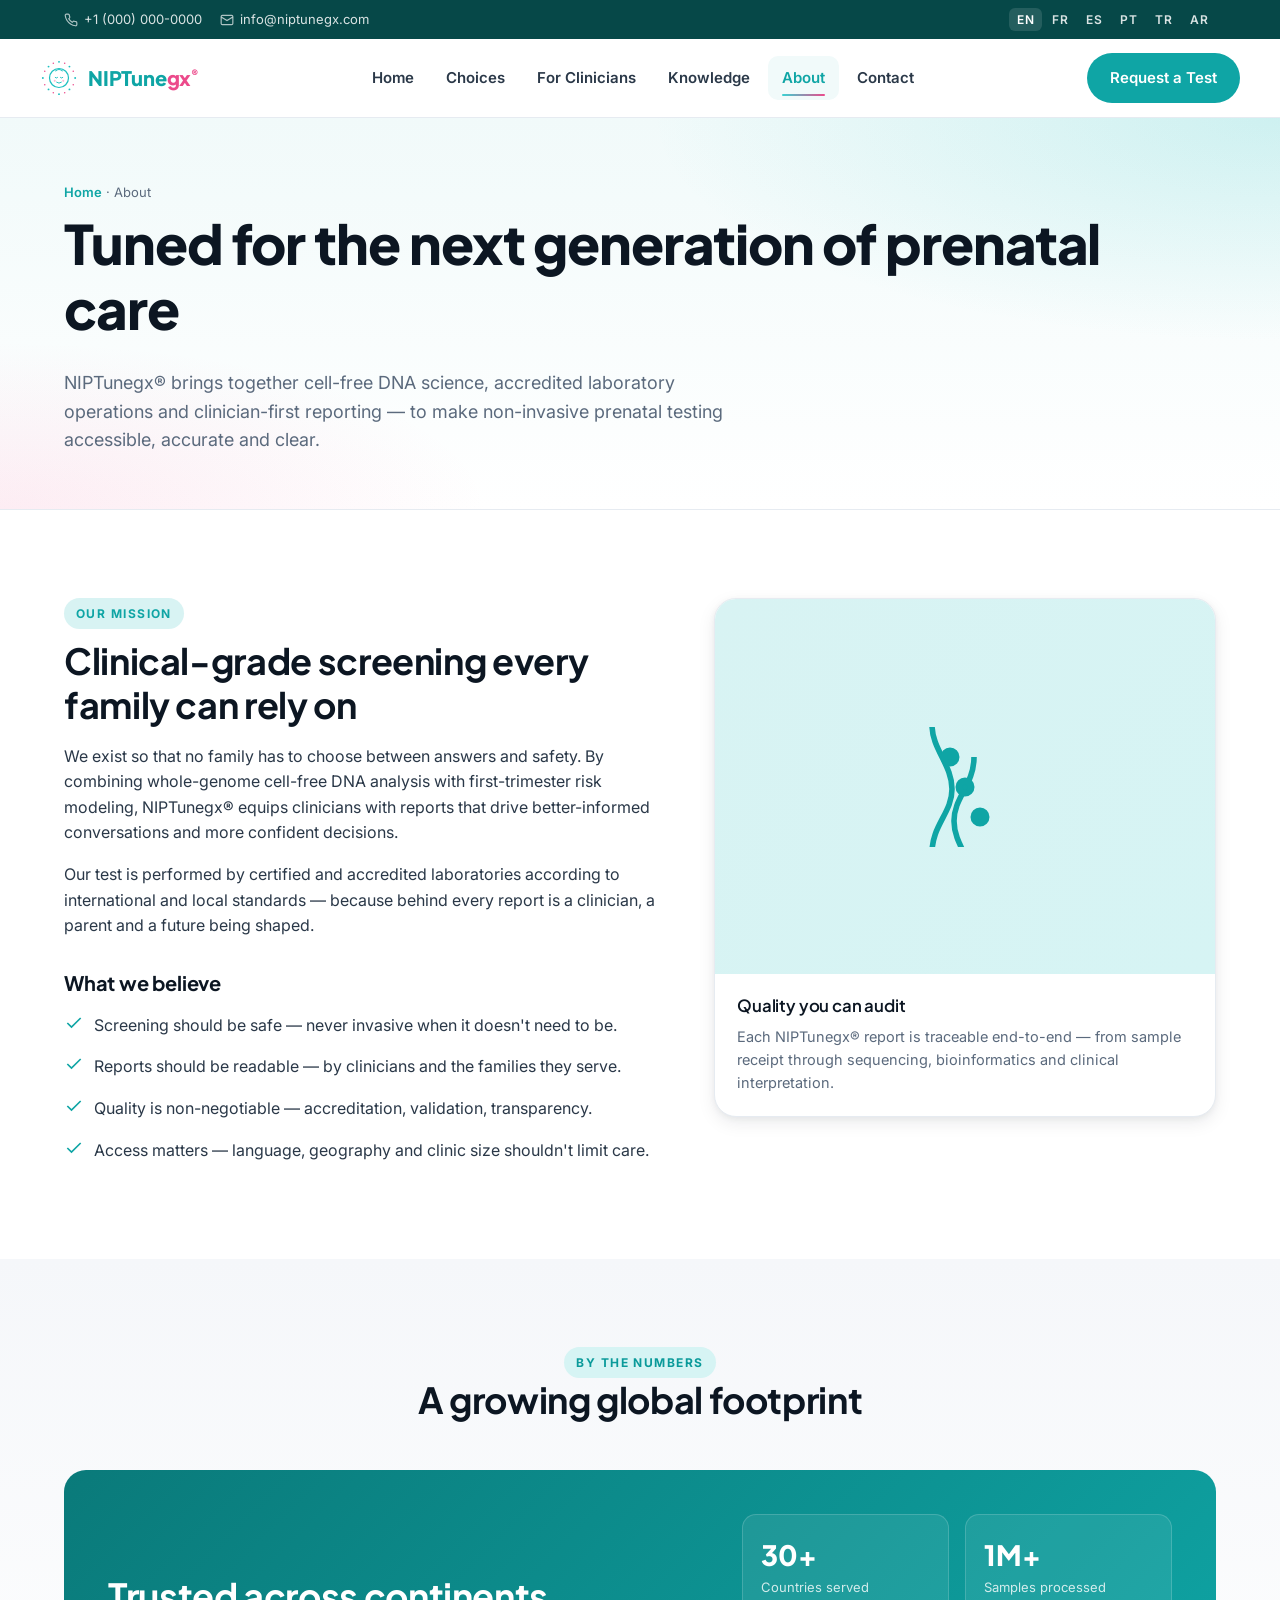
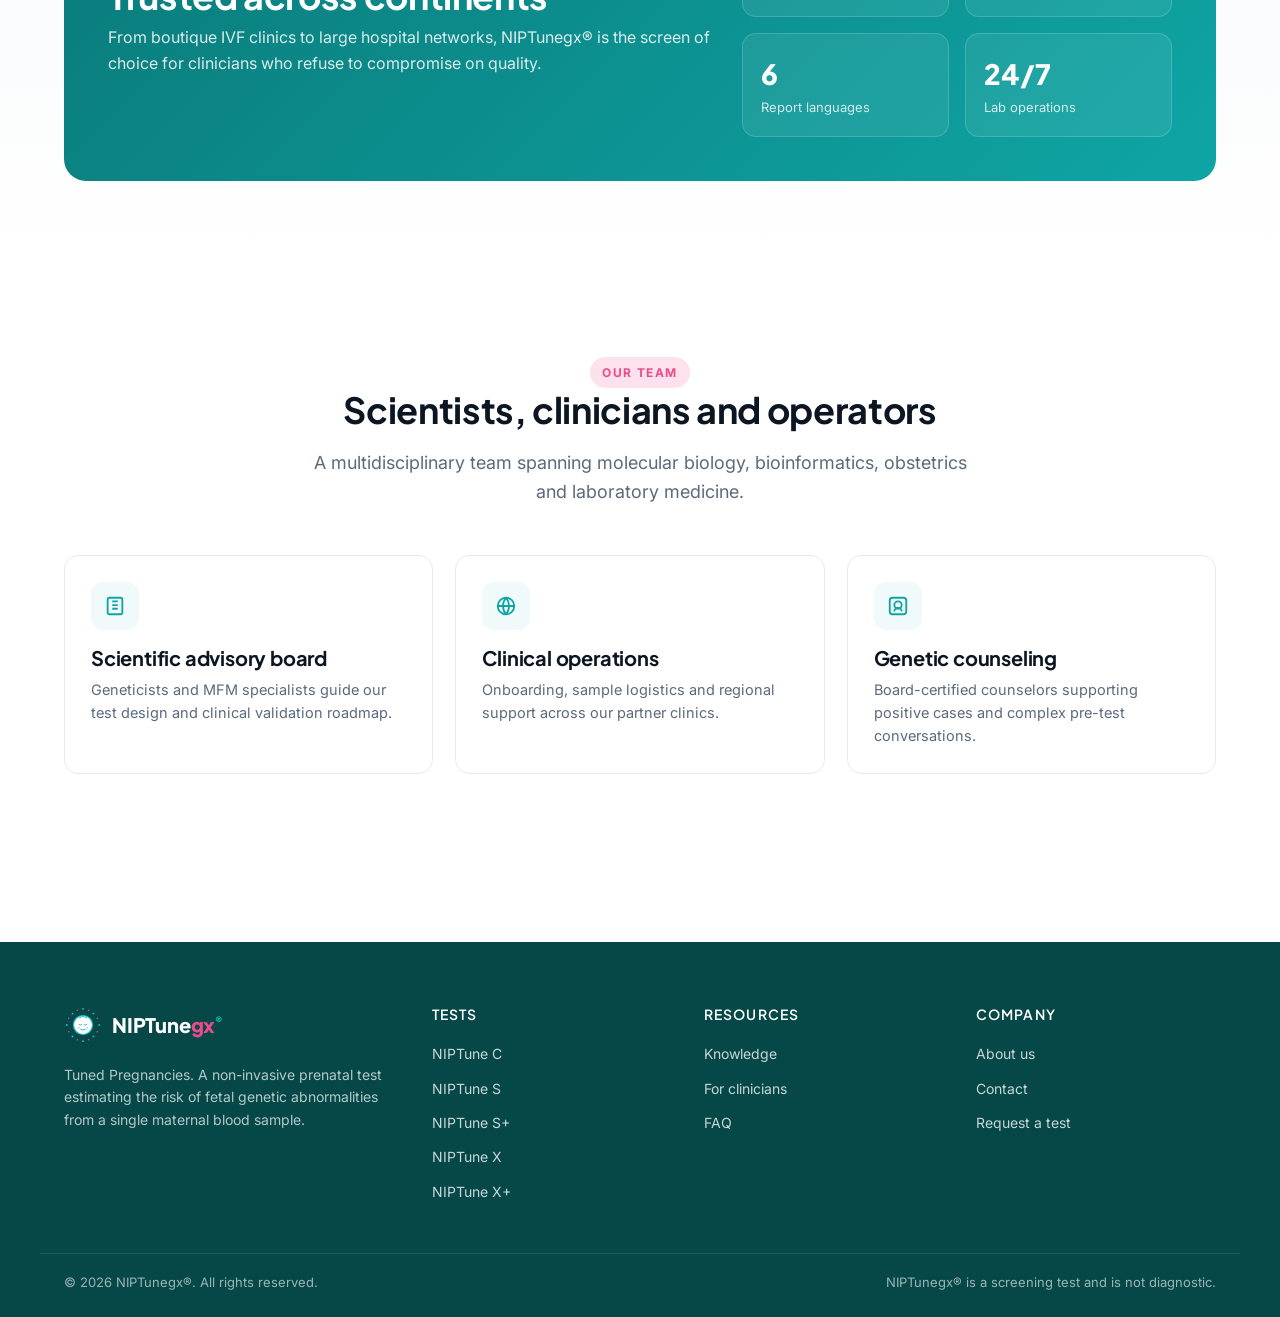
<file: about.html>
<!doctype html>
<html lang="en">
<head>
<meta charset="utf-8" />
<meta name="viewport" content="width=device-width,initial-scale=1" />
<title>About · NIPTunegx®</title>
<meta name="description" content="About NIPTunegx® — our mission to deliver clinical-grade non-invasive prenatal screening to families and clinicians worldwide." />
<link rel="icon" href="assets/img/logo.svg" type="image/svg+xml" />
<link rel="preconnect" href="https://fonts.googleapis.com">
<link rel="preconnect" href="https://fonts.gstatic.com" crossorigin>
<link href="https://fonts.googleapis.com/css2?family=Inter:wght@400;500;600;700&family=Plus+Jakarta+Sans:wght@600;700;800&display=swap" rel="stylesheet">
<link rel="stylesheet" href="assets/css/style.css" />
</head>
<body>
<a class="skip" href="#main">Skip to content</a>

<div class="topbar">
  <div class="container">
    <div class="topbar-info">
      <span><svg viewBox="0 0 24 24" fill="none" stroke="currentColor" stroke-width="2"><path d="M22 16.92v3a2 2 0 0 1-2.18 2 19.79 19.79 0 0 1-8.63-3.07 19.5 19.5 0 0 1-6-6 19.79 19.79 0 0 1-3.07-8.67A2 2 0 0 1 4.11 2h3a2 2 0 0 1 2 1.72c.13.96.36 1.9.7 2.81a2 2 0 0 1-.45 2.11L8.09 9.91a16 16 0 0 0 6 6l1.27-1.27a2 2 0 0 1 2.11-.45c.91.34 1.85.57 2.81.7A2 2 0 0 1 22 16.92z"/></svg>+1 (000) 000-0000</span>
      <span><svg viewBox="0 0 24 24" fill="none" stroke="currentColor" stroke-width="2"><rect x="2" y="4" width="20" height="16" rx="2"/><path d="m22 7-10 6L2 7"/></svg>info@niptunegx.com</span>
    </div>
    <div class="lang-switch">
      <a href="#" class="active">EN</a><a href="#">FR</a><a href="#">ES</a><a href="#">PT</a><a href="#">TR</a><a href="#">AR</a>
    </div>
  </div>
</div>

<header class="site-header">
  <div class="container nav">
    <a class="brand" href="index.html"><img class="brand-mark" src="assets/img/logo.svg" alt="" /><span>NIPTune<span class="gx">gx</span><sup>®</sup></span></a>
    <nav aria-label="Primary">
      <ul class="nav-links" id="primaryNav">
        <li><a href="index.html">Home</a></li>
        <li><a href="choices.html">Choices</a></li>
        <li><a href="for-clinicians.html">For Clinicians</a></li>
        <li><a href="knowledge.html">Knowledge</a></li>
        <li><a href="about.html" class="active">About</a></li>
        <li><a href="contact.html">Contact</a></li>
      </ul>
    </nav>
    <div class="nav-cta">
      <a class="btn btn-primary" href="request-a-test.html">Request a Test</a>
      <button class="nav-toggle" aria-label="Open menu" aria-expanded="false" aria-controls="primaryNav">
        <svg viewBox="0 0 24 24" fill="none" stroke="currentColor" stroke-width="2"><path d="M3 6h18M3 12h18M3 18h18"/></svg>
      </button>
    </div>
  </div>
</header>

<main id="main">

  <section class="page-head">
    <div class="container">
      <div class="breadcrumb"><a href="index.html">Home</a> · About</div>
      <h1>Tuned for the next generation of prenatal care</h1>
      <p class="lead">NIPTunegx® brings together cell-free DNA science, accredited laboratory operations and clinician-first reporting — to make non-invasive prenatal testing accessible, accurate and clear.</p>
    </div>
  </section>

  <section class="section">
    <div class="container" style="display:grid;grid-template-columns:1.2fr 1fr;gap:48px;align-items:flex-start">
      <div class="reveal">
        <span class="eyebrow">Our mission</span>
        <h2 style="margin-top:10px">Clinical-grade screening every family can rely on</h2>
        <p>We exist so that no family has to choose between answers and safety. By combining whole-genome cell-free DNA analysis with first-trimester risk modeling, NIPTunegx® equips clinicians with reports that drive better-informed conversations and more confident decisions.</p>
        <p>Our test is performed by certified and accredited laboratories according to international and local standards — because behind every report is a clinician, a parent and a future being shaped.</p>

        <h3 style="margin-top:32px">What we believe</h3>
        <ul style="list-style:none;padding:0;margin:8px 0 0">
          <li style="display:flex;gap:10px;padding:8px 0"><svg width="20" height="20" viewBox="0 0 24 24" fill="none" stroke="currentColor" stroke-width="2" style="color:var(--brand-700);flex:none"><path d="M20 6 9 17l-5-5"/></svg> Screening should be safe — never invasive when it doesn't need to be.</li>
          <li style="display:flex;gap:10px;padding:8px 0"><svg width="20" height="20" viewBox="0 0 24 24" fill="none" stroke="currentColor" stroke-width="2" style="color:var(--brand-700);flex:none"><path d="M20 6 9 17l-5-5"/></svg> Reports should be readable — by clinicians and the families they serve.</li>
          <li style="display:flex;gap:10px;padding:8px 0"><svg width="20" height="20" viewBox="0 0 24 24" fill="none" stroke="currentColor" stroke-width="2" style="color:var(--brand-700);flex:none"><path d="M20 6 9 17l-5-5"/></svg> Quality is non-negotiable — accreditation, validation, transparency.</li>
          <li style="display:flex;gap:10px;padding:8px 0"><svg width="20" height="20" viewBox="0 0 24 24" fill="none" stroke="currentColor" stroke-width="2" style="color:var(--brand-700);flex:none"><path d="M20 6 9 17l-5-5"/></svg> Access matters — language, geography and clinic size shouldn't limit care.</li>
        </ul>
      </div>

      <div class="reveal">
        <div class="form-card" style="padding:0;overflow:hidden">
          <div style="aspect-ratio:4/3;background:linear-gradient(135deg,var(--brand-100),var(--teal-100));display:grid;place-items:center;color:var(--brand-700)">
            <svg width="120" height="120" viewBox="0 0 24 24" fill="none" stroke="currentColor" stroke-width="1.4">
              <path d="M18 44c0-7 5-10 5-16s-5-10-5-16" transform="translate(-9 -10) scale(.8)"/>
              <path d="M46 20c0 7-5 10-5 16s5 10 5 16" transform="translate(-23 -10) scale(.8)"/>
              <circle cx="9" cy="6" r="1.2" fill="currentColor"/>
              <circle cx="12" cy="12" r="1.2" fill="currentColor"/>
              <circle cx="15" cy="18" r="1.2" fill="currentColor"/>
            </svg>
          </div>
          <div style="padding:22px">
            <h4>Quality you can audit</h4>
            <p style="margin:0;color:var(--ink-500);font-size:14.5px">Each NIPTunegx® report is traceable end-to-end — from sample receipt through sequencing, bioinformatics and clinical interpretation.</p>
          </div>
        </div>
      </div>
    </div>
  </section>

  <section class="section how-bg">
    <div class="container">
      <div class="section-head reveal">
        <span class="eyebrow teal">By the numbers</span>
        <h2>A growing global footprint</h2>
      </div>
      <div class="cta-band reveal" style="background:linear-gradient(135deg,var(--brand-800),var(--brand-700))">
        <div>
          <h2 style="margin-bottom:8px">Trusted across continents</h2>
          <p>From boutique IVF clinics to large hospital networks, NIPTunegx® is the screen of choice for clinicians who refuse to compromise on quality.</p>
        </div>
        <div class="cta-stats">
          <div class="s"><div class="v">30+</div><div class="k">Countries served</div></div>
          <div class="s"><div class="v">1M+</div><div class="k">Samples processed</div></div>
          <div class="s"><div class="v">6</div><div class="k">Report languages</div></div>
          <div class="s"><div class="v">24/7</div><div class="k">Lab operations</div></div>
        </div>
      </div>
    </div>
  </section>

  <section class="section">
    <div class="container">
      <div class="section-head reveal">
        <span class="eyebrow rose">Our team</span>
        <h2>Scientists, clinicians and operators</h2>
        <p class="lead">A multidisciplinary team spanning molecular biology, bioinformatics, obstetrics and laboratory medicine.</p>
      </div>
      <div class="feature-grid">
        <div class="feature-card reveal">
          <div class="ico"><svg viewBox="0 0 24 24" fill="none" stroke="currentColor" stroke-width="2"><path d="M9 11h6M9 15h6M9 7h6"/><rect x="4" y="3" width="16" height="18" rx="2"/></svg></div>
          <h3>Scientific advisory board</h3>
          <p>Geneticists and MFM specialists guide our test design and clinical validation roadmap.</p>
        </div>
        <div class="feature-card reveal">
          <div class="ico"><svg viewBox="0 0 24 24" fill="none" stroke="currentColor" stroke-width="2"><path d="M3 12a9 9 0 1 0 18 0A9 9 0 0 0 3 12z"/><path d="M3 12h18M12 3a14 14 0 0 1 0 18M12 3a14 14 0 0 0 0 18"/></svg></div>
          <h3>Clinical operations</h3>
          <p>Onboarding, sample logistics and regional support across our partner clinics.</p>
        </div>
        <div class="feature-card reveal">
          <div class="ico"><svg viewBox="0 0 24 24" fill="none" stroke="currentColor" stroke-width="2"><path d="M16 18a4 4 0 0 0-8 0"/><circle cx="12" cy="11" r="4"/><rect x="3" y="3" width="18" height="18" rx="3"/></svg></div>
          <h3>Genetic counseling</h3>
          <p>Board-certified counselors supporting positive cases and complex pre-test conversations.</p>
        </div>
      </div>
    </div>
  </section>

</main>

<footer class="site-footer">
  <div class="container footer-grid">
    <div class="footer-brand">
      <a class="brand" href="index.html"><img class="brand-mark" src="assets/img/logo.svg" alt="" /><span>NIPTune<span class="gx">gx</span><sup>®</sup></span></a>
      <p style="margin-top:12px">Tuned Pregnancies. A non-invasive prenatal test estimating the risk of fetal genetic abnormalities from a single maternal blood sample.</p>
    </div>
    <div><h4>Tests</h4><ul>
      <li><a href="choices.html#niptune-c">NIPTune C</a></li><li><a href="choices.html#niptune-s">NIPTune S</a></li>
      <li><a href="choices.html#niptune-splus">NIPTune S+</a></li><li><a href="choices.html#niptune-x">NIPTune X</a></li>
      <li><a href="choices.html#niptune-xplus">NIPTune X+</a></li>
    </ul></div>
    <div><h4>Resources</h4><ul>
      <li><a href="knowledge.html">Knowledge</a></li><li><a href="for-clinicians.html">For clinicians</a></li><li><a href="#">FAQ</a></li>
    </ul></div>
    <div><h4>Company</h4><ul>
      <li><a href="about.html">About us</a></li><li><a href="contact.html">Contact</a></li><li><a href="request-a-test.html">Request a test</a></li>
    </ul></div>
  </div>
  <div class="container footer-bot">
    <span>© <span id="year"></span> NIPTunegx®. All rights reserved.</span>
    <span>NIPTunegx® is a screening test and is not diagnostic.</span>
  </div>
</footer>
<script src="assets/js/main.js"></script>
</body>
</html>
</file>
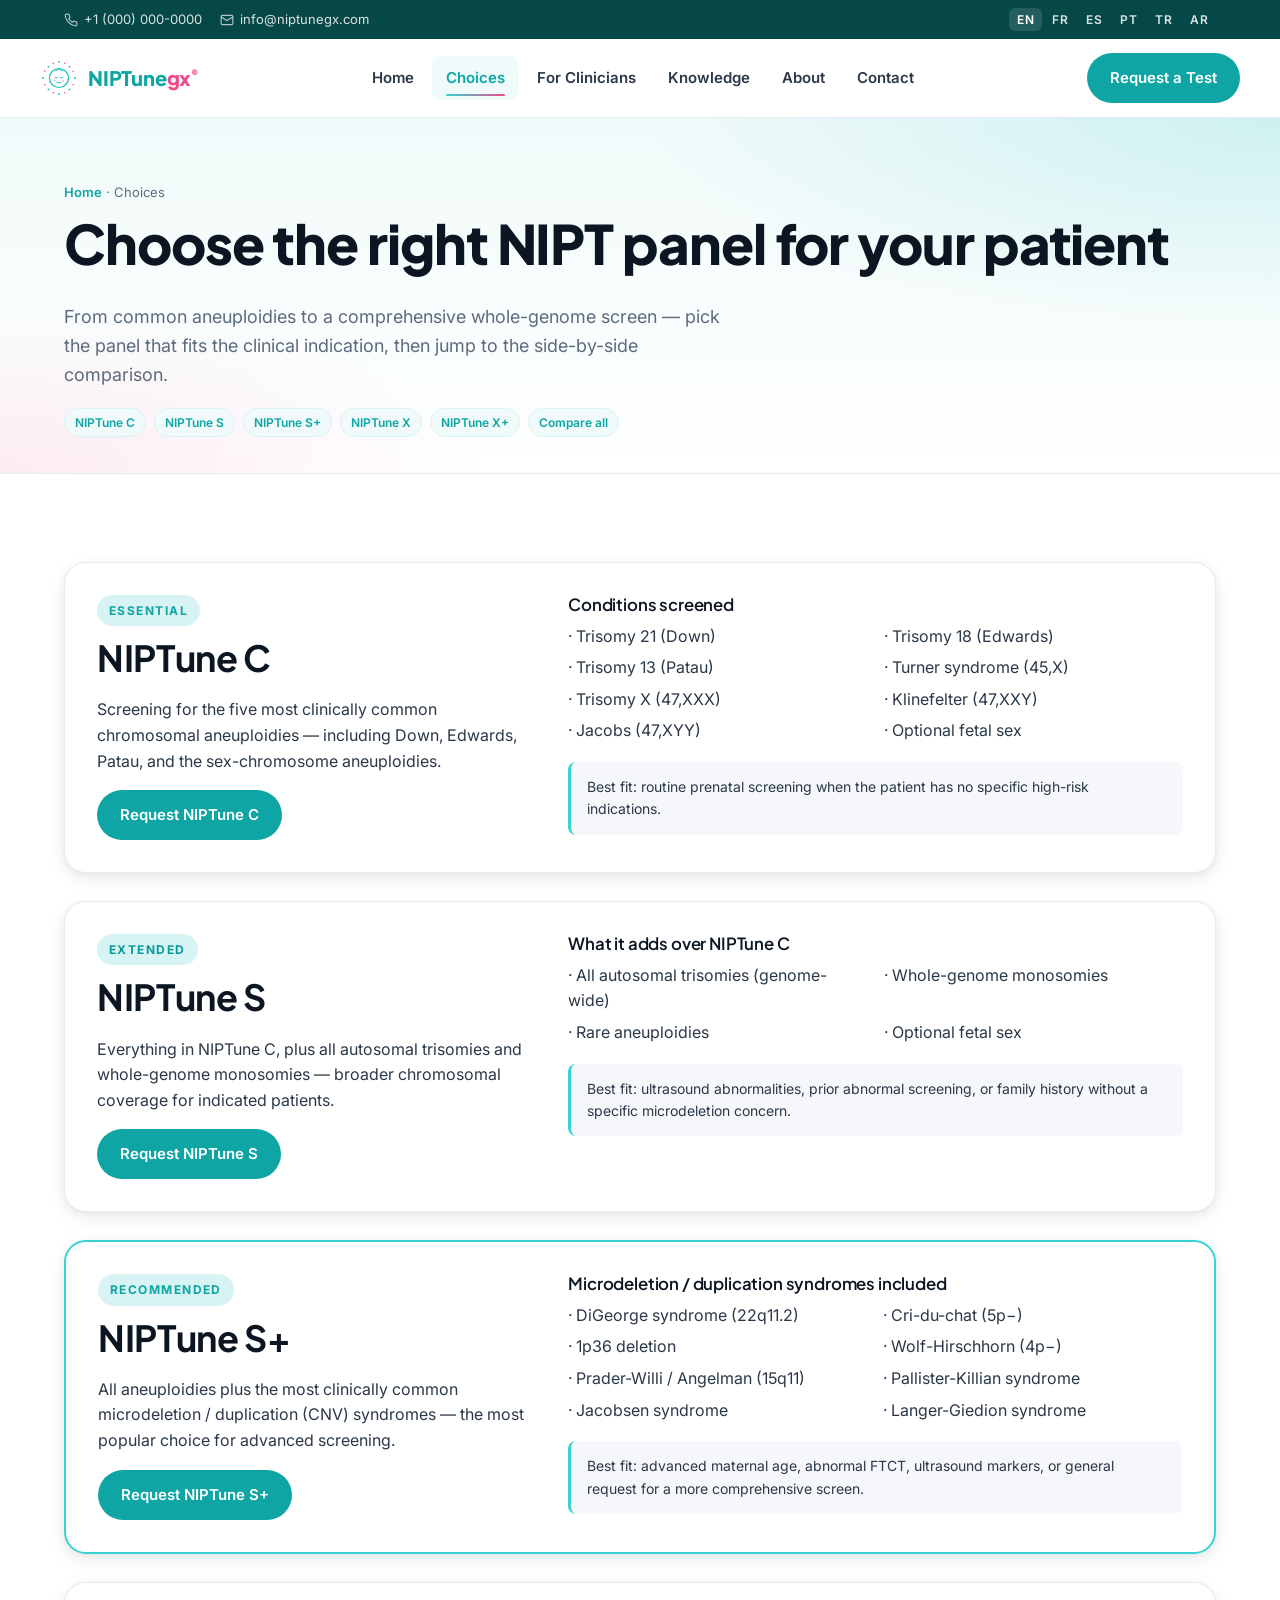
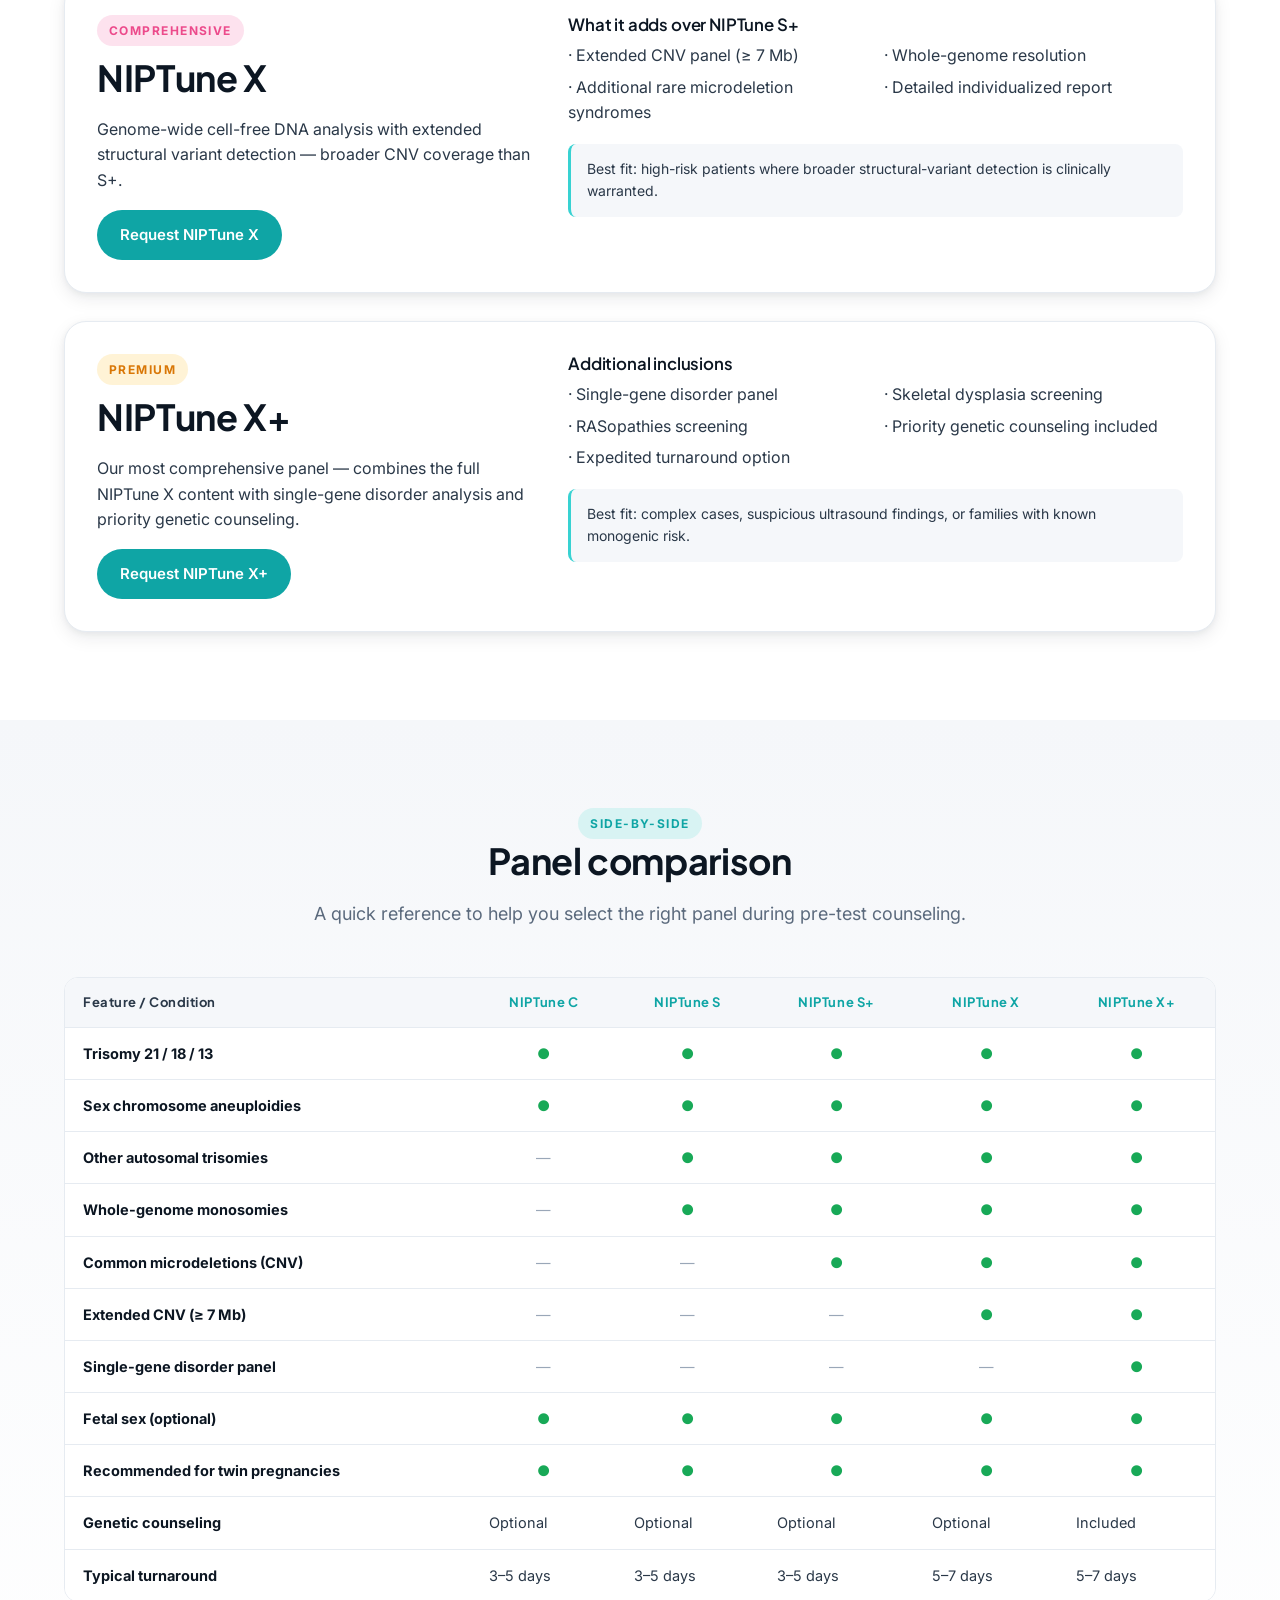
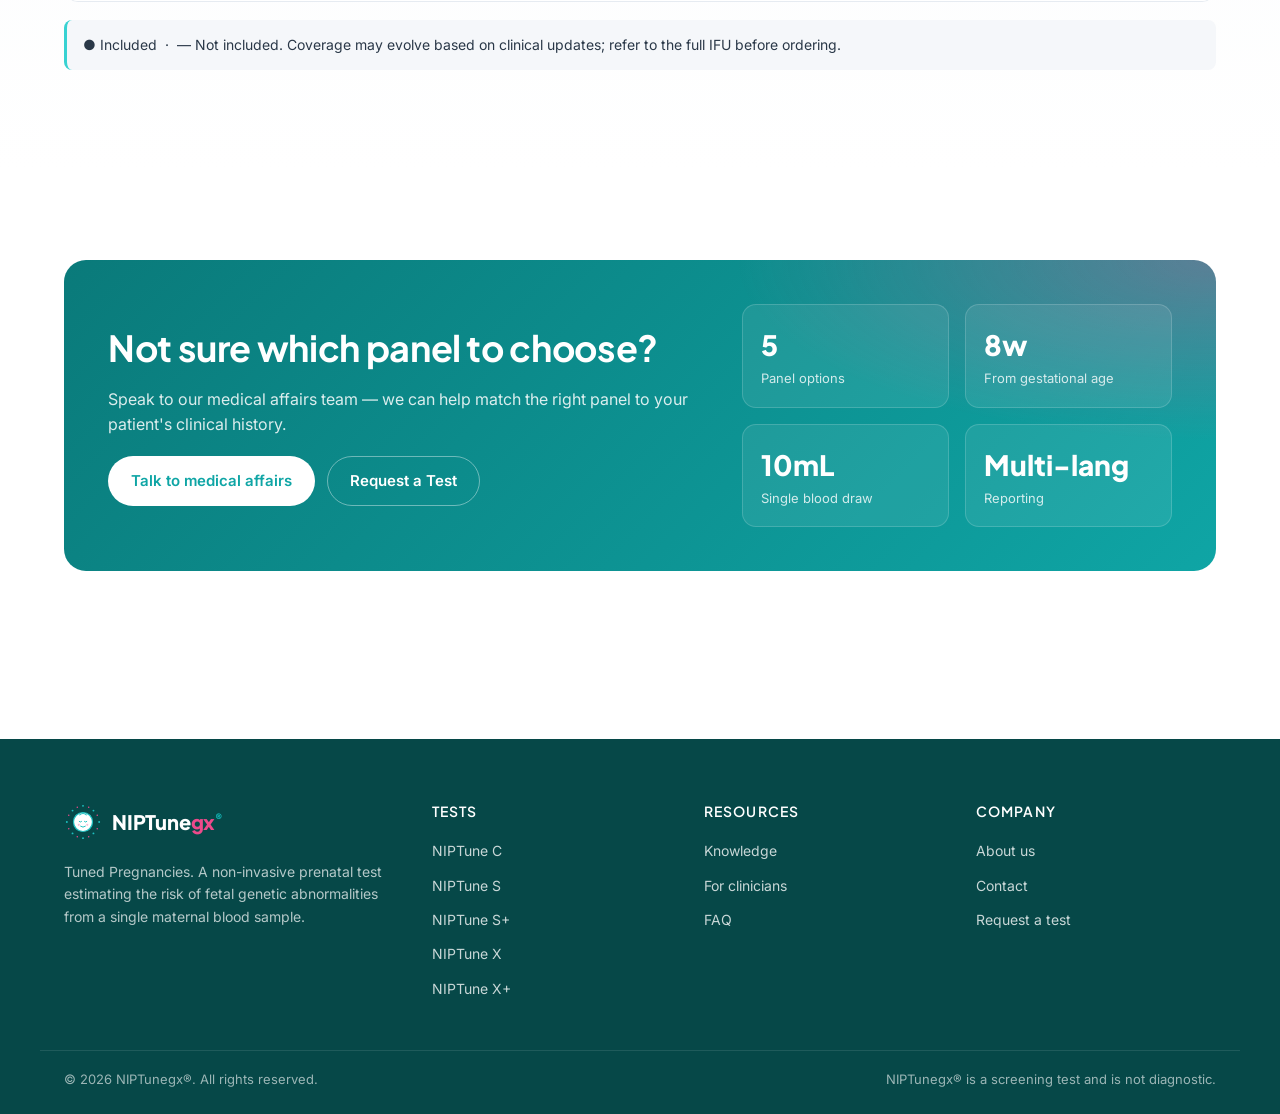
<file: choices.html>
<!doctype html>
<html lang="en">
<head>
<meta charset="utf-8" />
<meta name="viewport" content="width=device-width,initial-scale=1" />
<title>Test Choices · NIPTune C / S / S+ / X / X+ — NIPTunegx®</title>
<meta name="description" content="Compare NIPTunegx® panels: NIPTune C, S, S+, X and X+ — coverage, conditions screened, recommended use cases and turnaround." />
<link rel="icon" href="assets/img/logo.svg" type="image/svg+xml" />
<link rel="preconnect" href="https://fonts.googleapis.com">
<link rel="preconnect" href="https://fonts.gstatic.com" crossorigin>
<link href="https://fonts.googleapis.com/css2?family=Inter:wght@400;500;600;700&family=Plus+Jakarta+Sans:wght@600;700;800&display=swap" rel="stylesheet">
<link rel="stylesheet" href="assets/css/style.css" />
</head>
<body>
<a class="skip" href="#main">Skip to content</a>

<div class="topbar">
  <div class="container">
    <div class="topbar-info">
      <span><svg viewBox="0 0 24 24" fill="none" stroke="currentColor" stroke-width="2"><path d="M22 16.92v3a2 2 0 0 1-2.18 2 19.79 19.79 0 0 1-8.63-3.07 19.5 19.5 0 0 1-6-6 19.79 19.79 0 0 1-3.07-8.67A2 2 0 0 1 4.11 2h3a2 2 0 0 1 2 1.72c.13.96.36 1.9.7 2.81a2 2 0 0 1-.45 2.11L8.09 9.91a16 16 0 0 0 6 6l1.27-1.27a2 2 0 0 1 2.11-.45c.91.34 1.85.57 2.81.7A2 2 0 0 1 22 16.92z"/></svg>+1 (000) 000-0000</span>
      <span><svg viewBox="0 0 24 24" fill="none" stroke="currentColor" stroke-width="2"><rect x="2" y="4" width="20" height="16" rx="2"/><path d="m22 7-10 6L2 7"/></svg>info@niptunegx.com</span>
    </div>
    <div class="lang-switch">
      <a href="#" class="active">EN</a><a href="#">FR</a><a href="#">ES</a><a href="#">PT</a><a href="#">TR</a><a href="#">AR</a>
    </div>
  </div>
</div>

<header class="site-header">
  <div class="container nav">
    <a class="brand" href="index.html"><img class="brand-mark" src="assets/img/logo.svg" alt="" /><span>NIPTune<span class="gx">gx</span><sup>®</sup></span></a>
    <nav aria-label="Primary">
      <ul class="nav-links" id="primaryNav">
        <li><a href="index.html">Home</a></li>
        <li><a href="choices.html" class="active">Choices</a></li>
        <li><a href="for-clinicians.html">For Clinicians</a></li>
        <li><a href="knowledge.html">Knowledge</a></li>
        <li><a href="about.html">About</a></li>
        <li><a href="contact.html">Contact</a></li>
      </ul>
    </nav>
    <div class="nav-cta">
      <a class="btn btn-primary" href="request-a-test.html">Request a Test</a>
      <button class="nav-toggle" aria-label="Open menu" aria-expanded="false" aria-controls="primaryNav">
        <svg viewBox="0 0 24 24" fill="none" stroke="currentColor" stroke-width="2"><path d="M3 6h18M3 12h18M3 18h18"/></svg>
      </button>
    </div>
  </div>
</header>

<main id="main">

  <section class="page-head">
    <div class="container">
      <div class="breadcrumb"><a href="index.html">Home</a> · Choices</div>
      <h1>Choose the right NIPT panel for your patient</h1>
      <p class="lead">From common aneuploidies to a comprehensive whole-genome screen — pick the panel that fits the clinical indication, then jump to the side-by-side comparison.</p>
      <div class="tag-row" style="margin-top:14px">
        <a href="#niptune-c" class="tag-pill">NIPTune C</a>
        <a href="#niptune-s" class="tag-pill">NIPTune S</a>
        <a href="#niptune-splus" class="tag-pill">NIPTune S+</a>
        <a href="#niptune-x" class="tag-pill">NIPTune X</a>
        <a href="#niptune-xplus" class="tag-pill">NIPTune X+</a>
        <a href="#compare" class="tag-pill">Compare all</a>
      </div>
    </div>
  </section>

  <!-- Detail cards -->
  <section class="section">
    <div class="container">

      <article id="niptune-c" class="form-card reveal" style="margin-bottom:28px">
        <div style="display:grid;grid-template-columns:1fr 1.4fr;gap:32px;align-items:flex-start">
          <div>
            <span class="eyebrow">Essential</span>
            <h2 style="margin-top:10px">NIPTune C</h2>
            <p>Screening for the five most clinically common chromosomal aneuploidies — including Down, Edwards, Patau, and the sex-chromosome aneuploidies.</p>
            <a class="btn btn-primary" href="request-a-test.html?panel=C">Request NIPTune C</a>
          </div>
          <div>
            <h4>Conditions screened</h4>
            <ul style="list-style:none;padding:0;margin:8px 0 18px;display:grid;grid-template-columns:1fr 1fr;gap:6px 16px">
              <li>· Trisomy 21 (Down)</li>
              <li>· Trisomy 18 (Edwards)</li>
              <li>· Trisomy 13 (Patau)</li>
              <li>· Turner syndrome (45,X)</li>
              <li>· Trisomy X (47,XXX)</li>
              <li>· Klinefelter (47,XXY)</li>
              <li>· Jacobs (47,XYY)</li>
              <li>· Optional fetal sex</li>
            </ul>
            <div class="note">Best fit: routine prenatal screening when the patient has no specific high-risk indications.</div>
          </div>
        </div>
      </article>

      <article id="niptune-s" class="form-card reveal" style="margin-bottom:28px">
        <div style="display:grid;grid-template-columns:1fr 1.4fr;gap:32px;align-items:flex-start">
          <div>
            <span class="eyebrow teal">Extended</span>
            <h2 style="margin-top:10px">NIPTune S</h2>
            <p>Everything in NIPTune C, plus all autosomal trisomies and whole-genome monosomies — broader chromosomal coverage for indicated patients.</p>
            <a class="btn btn-primary" href="request-a-test.html?panel=S">Request NIPTune S</a>
          </div>
          <div>
            <h4>What it adds over NIPTune C</h4>
            <ul style="list-style:none;padding:0;margin:8px 0 18px;display:grid;grid-template-columns:1fr 1fr;gap:6px 16px">
              <li>· All autosomal trisomies (genome-wide)</li>
              <li>· Whole-genome monosomies</li>
              <li>· Rare aneuploidies</li>
              <li>· Optional fetal sex</li>
            </ul>
            <div class="note">Best fit: ultrasound abnormalities, prior abnormal screening, or family history without a specific microdeletion concern.</div>
          </div>
        </div>
      </article>

      <article id="niptune-splus" class="form-card reveal" style="margin-bottom:28px;border:2px solid var(--brand-500)">
        <div style="display:grid;grid-template-columns:1fr 1.4fr;gap:32px;align-items:flex-start">
          <div>
            <span class="eyebrow">Recommended</span>
            <h2 style="margin-top:10px">NIPTune S+</h2>
            <p>All aneuploidies plus the most clinically common microdeletion / duplication (CNV) syndromes — the most popular choice for advanced screening.</p>
            <a class="btn btn-primary" href="request-a-test.html?panel=S%2B">Request NIPTune S+</a>
          </div>
          <div>
            <h4>Microdeletion / duplication syndromes included</h4>
            <ul style="list-style:none;padding:0;margin:8px 0 18px;display:grid;grid-template-columns:1fr 1fr;gap:6px 16px">
              <li>· DiGeorge syndrome (22q11.2)</li>
              <li>· Cri-du-chat (5p−)</li>
              <li>· 1p36 deletion</li>
              <li>· Wolf-Hirschhorn (4p−)</li>
              <li>· Prader-Willi / Angelman (15q11)</li>
              <li>· Pallister-Killian syndrome</li>
              <li>· Jacobsen syndrome</li>
              <li>· Langer-Giedion syndrome</li>
            </ul>
            <div class="note">Best fit: advanced maternal age, abnormal FTCT, ultrasound markers, or general request for a more comprehensive screen.</div>
          </div>
        </div>
      </article>

      <article id="niptune-x" class="form-card reveal" style="margin-bottom:28px">
        <div style="display:grid;grid-template-columns:1fr 1.4fr;gap:32px;align-items:flex-start">
          <div>
            <span class="eyebrow rose">Comprehensive</span>
            <h2 style="margin-top:10px">NIPTune X</h2>
            <p>Genome-wide cell-free DNA analysis with extended structural variant detection — broader CNV coverage than S+.</p>
            <a class="btn btn-primary" href="request-a-test.html?panel=X">Request NIPTune X</a>
          </div>
          <div>
            <h4>What it adds over NIPTune S+</h4>
            <ul style="list-style:none;padding:0;margin:8px 0 18px;display:grid;grid-template-columns:1fr 1fr;gap:6px 16px">
              <li>· Extended CNV panel (≥ 7 Mb)</li>
              <li>· Whole-genome resolution</li>
              <li>· Additional rare microdeletion syndromes</li>
              <li>· Detailed individualized report</li>
            </ul>
            <div class="note">Best fit: high-risk patients where broader structural-variant detection is clinically warranted.</div>
          </div>
        </div>
      </article>

      <article id="niptune-xplus" class="form-card reveal">
        <div style="display:grid;grid-template-columns:1fr 1.4fr;gap:32px;align-items:flex-start">
          <div>
            <span class="eyebrow amber">Premium</span>
            <h2 style="margin-top:10px">NIPTune X+</h2>
            <p>Our most comprehensive panel — combines the full NIPTune X content with single-gene disorder analysis and priority genetic counseling.</p>
            <a class="btn btn-primary" href="request-a-test.html?panel=X%2B">Request NIPTune X+</a>
          </div>
          <div>
            <h4>Additional inclusions</h4>
            <ul style="list-style:none;padding:0;margin:8px 0 18px;display:grid;grid-template-columns:1fr 1fr;gap:6px 16px">
              <li>· Single-gene disorder panel</li>
              <li>· Skeletal dysplasia screening</li>
              <li>· RASopathies screening</li>
              <li>· Priority genetic counseling included</li>
              <li>· Expedited turnaround option</li>
            </ul>
            <div class="note">Best fit: complex cases, suspicious ultrasound findings, or families with known monogenic risk.</div>
          </div>
        </div>
      </article>

    </div>
  </section>

  <!-- Comparison table -->
  <section id="compare" class="section how-bg">
    <div class="container">
      <div class="section-head reveal">
        <span class="eyebrow">Side-by-side</span>
        <h2>Panel comparison</h2>
        <p class="lead">A quick reference to help you select the right panel during pre-test counseling.</p>
      </div>

      <div class="compare-wrap reveal">
        <table class="compare">
          <thead>
            <tr>
              <th style="min-width:280px">Feature / Condition</th>
              <th class="col-test">NIPTune C</th>
              <th class="col-test">NIPTune S</th>
              <th class="col-test">NIPTune S+</th>
              <th class="col-test">NIPTune X</th>
              <th class="col-test">NIPTune X+</th>
            </tr>
          </thead>
          <tbody>
            <tr><td class="row-h">Trisomy 21 / 18 / 13</td><td class="center yes">●</td><td class="center yes">●</td><td class="center yes">●</td><td class="center yes">●</td><td class="center yes">●</td></tr>
            <tr><td class="row-h">Sex chromosome aneuploidies</td><td class="center yes">●</td><td class="center yes">●</td><td class="center yes">●</td><td class="center yes">●</td><td class="center yes">●</td></tr>
            <tr><td class="row-h">Other autosomal trisomies</td><td class="center no">—</td><td class="center yes">●</td><td class="center yes">●</td><td class="center yes">●</td><td class="center yes">●</td></tr>
            <tr><td class="row-h">Whole-genome monosomies</td><td class="center no">—</td><td class="center yes">●</td><td class="center yes">●</td><td class="center yes">●</td><td class="center yes">●</td></tr>
            <tr><td class="row-h">Common microdeletions (CNV)</td><td class="center no">—</td><td class="center no">—</td><td class="center yes">●</td><td class="center yes">●</td><td class="center yes">●</td></tr>
            <tr><td class="row-h">Extended CNV (≥ 7 Mb)</td><td class="center no">—</td><td class="center no">—</td><td class="center no">—</td><td class="center yes">●</td><td class="center yes">●</td></tr>
            <tr><td class="row-h">Single-gene disorder panel</td><td class="center no">—</td><td class="center no">—</td><td class="center no">—</td><td class="center no">—</td><td class="center yes">●</td></tr>
            <tr><td class="row-h">Fetal sex (optional)</td><td class="center yes">●</td><td class="center yes">●</td><td class="center yes">●</td><td class="center yes">●</td><td class="center yes">●</td></tr>
            <tr><td class="row-h">Recommended for twin pregnancies</td><td class="center yes">●</td><td class="center yes">●</td><td class="center yes">●</td><td class="center yes">●</td><td class="center yes">●</td></tr>
            <tr><td class="row-h">Genetic counseling</td><td>Optional</td><td>Optional</td><td>Optional</td><td>Optional</td><td>Included</td></tr>
            <tr><td class="row-h">Typical turnaround</td><td>3–5 days</td><td>3–5 days</td><td>3–5 days</td><td>5–7 days</td><td>5–7 days</td></tr>
          </tbody>
        </table>
      </div>

      <p class="note reveal" style="margin-top:18px">
        ● Included &nbsp;·&nbsp; — Not included. Coverage may evolve based on clinical updates; refer to the full IFU before ordering.
      </p>
    </div>
  </section>

  <!-- CTA -->
  <section class="section">
    <div class="container">
      <div class="cta-band reveal">
        <div>
          <h2>Not sure which panel to choose?</h2>
          <p>Speak to our medical affairs team — we can help match the right panel to your patient's clinical history.</p>
          <div class="actions" style="margin-top:18px">
            <a class="btn btn-light" href="contact.html">Talk to medical affairs</a>
            <a class="btn btn-outline-light" href="request-a-test.html">Request a Test</a>
          </div>
        </div>
        <div class="cta-stats">
          <div class="s"><div class="v">5</div><div class="k">Panel options</div></div>
          <div class="s"><div class="v">8w</div><div class="k">From gestational age</div></div>
          <div class="s"><div class="v">10mL</div><div class="k">Single blood draw</div></div>
          <div class="s"><div class="v">Multi-lang</div><div class="k">Reporting</div></div>
        </div>
      </div>
    </div>
  </section>

</main>

<footer class="site-footer">
  <div class="container footer-grid">
    <div class="footer-brand">
      <a class="brand" href="index.html"><img class="brand-mark" src="assets/img/logo.svg" alt="" /><span>NIPTune<span class="gx">gx</span><sup>®</sup></span></a>
      <p style="margin-top:12px">Tuned Pregnancies. A non-invasive prenatal test estimating the risk of fetal genetic abnormalities from a single maternal blood sample.</p>
    </div>
    <div><h4>Tests</h4><ul>
      <li><a href="choices.html#niptune-c">NIPTune C</a></li>
      <li><a href="choices.html#niptune-s">NIPTune S</a></li>
      <li><a href="choices.html#niptune-splus">NIPTune S+</a></li>
      <li><a href="choices.html#niptune-x">NIPTune X</a></li>
      <li><a href="choices.html#niptune-xplus">NIPTune X+</a></li>
    </ul></div>
    <div><h4>Resources</h4><ul>
      <li><a href="knowledge.html">Knowledge</a></li>
      <li><a href="for-clinicians.html">For clinicians</a></li>
      <li><a href="#">FAQ</a></li>
    </ul></div>
    <div><h4>Company</h4><ul>
      <li><a href="about.html">About us</a></li>
      <li><a href="contact.html">Contact</a></li>
      <li><a href="request-a-test.html">Request a test</a></li>
    </ul></div>
  </div>
  <div class="container footer-bot">
    <span>© <span id="year"></span> NIPTunegx®. All rights reserved.</span>
    <span>NIPTunegx® is a screening test and is not diagnostic.</span>
  </div>
</footer>

<script src="assets/js/main.js"></script>
</body>
</html>
</file>
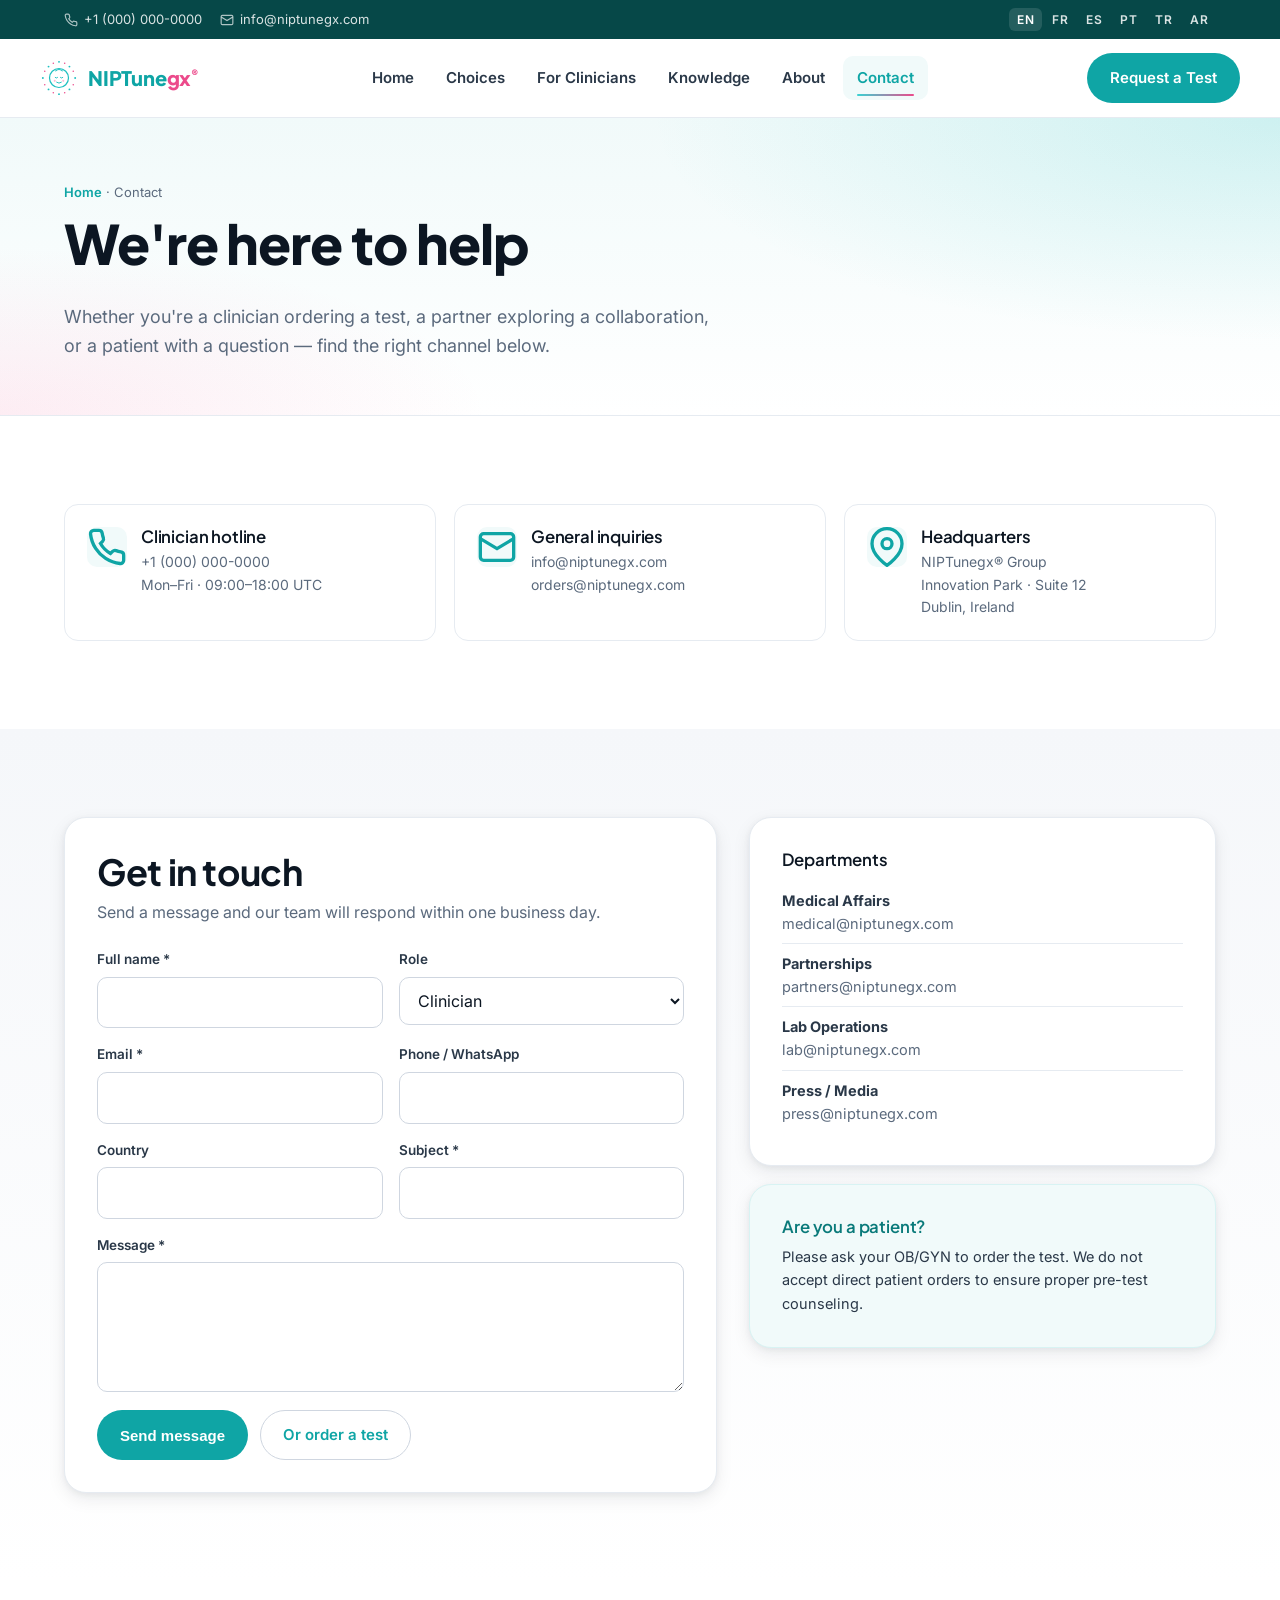
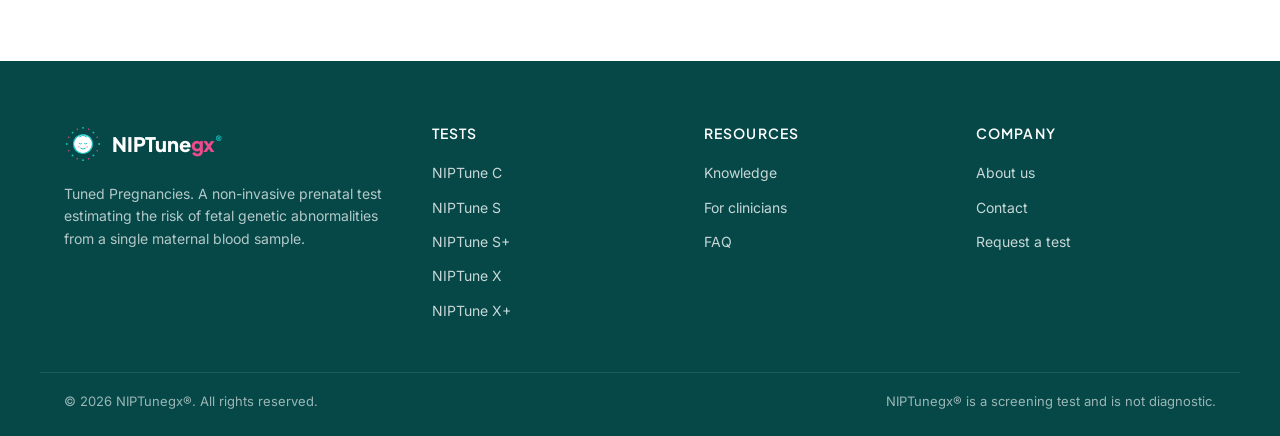
<file: contact.html>
<!doctype html>
<html lang="en">
<head>
<meta charset="utf-8" />
<meta name="viewport" content="width=device-width,initial-scale=1" />
<title>Contact · NIPTunegx®</title>
<meta name="description" content="Get in touch with NIPTunegx® — for clinicians, partners, patients and media." />
<link rel="icon" href="assets/img/logo.svg" type="image/svg+xml" />
<link rel="preconnect" href="https://fonts.googleapis.com">
<link rel="preconnect" href="https://fonts.gstatic.com" crossorigin>
<link href="https://fonts.googleapis.com/css2?family=Inter:wght@400;500;600;700&family=Plus+Jakarta+Sans:wght@600;700;800&display=swap" rel="stylesheet">
<link rel="stylesheet" href="assets/css/style.css" />
</head>
<body>
<a class="skip" href="#main">Skip to content</a>

<div class="topbar">
  <div class="container">
    <div class="topbar-info">
      <span><svg viewBox="0 0 24 24" fill="none" stroke="currentColor" stroke-width="2"><path d="M22 16.92v3a2 2 0 0 1-2.18 2 19.79 19.79 0 0 1-8.63-3.07 19.5 19.5 0 0 1-6-6 19.79 19.79 0 0 1-3.07-8.67A2 2 0 0 1 4.11 2h3a2 2 0 0 1 2 1.72c.13.96.36 1.9.7 2.81a2 2 0 0 1-.45 2.11L8.09 9.91a16 16 0 0 0 6 6l1.27-1.27a2 2 0 0 1 2.11-.45c.91.34 1.85.57 2.81.7A2 2 0 0 1 22 16.92z"/></svg>+1 (000) 000-0000</span>
      <span><svg viewBox="0 0 24 24" fill="none" stroke="currentColor" stroke-width="2"><rect x="2" y="4" width="20" height="16" rx="2"/><path d="m22 7-10 6L2 7"/></svg>info@niptunegx.com</span>
    </div>
    <div class="lang-switch">
      <a href="#" class="active">EN</a><a href="#">FR</a><a href="#">ES</a><a href="#">PT</a><a href="#">TR</a><a href="#">AR</a>
    </div>
  </div>
</div>

<header class="site-header">
  <div class="container nav">
    <a class="brand" href="index.html"><img class="brand-mark" src="assets/img/logo.svg" alt="" /><span>NIPTune<span class="gx">gx</span><sup>®</sup></span></a>
    <nav aria-label="Primary">
      <ul class="nav-links" id="primaryNav">
        <li><a href="index.html">Home</a></li>
        <li><a href="choices.html">Choices</a></li>
        <li><a href="for-clinicians.html">For Clinicians</a></li>
        <li><a href="knowledge.html">Knowledge</a></li>
        <li><a href="about.html">About</a></li>
        <li><a href="contact.html" class="active">Contact</a></li>
      </ul>
    </nav>
    <div class="nav-cta">
      <a class="btn btn-primary" href="request-a-test.html">Request a Test</a>
      <button class="nav-toggle" aria-label="Open menu" aria-expanded="false" aria-controls="primaryNav">
        <svg viewBox="0 0 24 24" fill="none" stroke="currentColor" stroke-width="2"><path d="M3 6h18M3 12h18M3 18h18"/></svg>
      </button>
    </div>
  </div>
</header>

<main id="main">
  <section class="page-head">
    <div class="container">
      <div class="breadcrumb"><a href="index.html">Home</a> · Contact</div>
      <h1>We're here to help</h1>
      <p class="lead">Whether you're a clinician ordering a test, a partner exploring a collaboration, or a patient with a question — find the right channel below.</p>
    </div>
  </section>

  <section class="section">
    <div class="container">
      <div class="contact-cards reveal">
        <div class="contact-card">
          <div class="ico"><svg viewBox="0 0 24 24" fill="none" stroke="currentColor" stroke-width="2"><path d="M22 16.92v3a2 2 0 0 1-2.18 2 19.79 19.79 0 0 1-8.63-3.07 19.5 19.5 0 0 1-6-6 19.79 19.79 0 0 1-3.07-8.67A2 2 0 0 1 4.11 2h3a2 2 0 0 1 2 1.72c.13.96.36 1.9.7 2.81a2 2 0 0 1-.45 2.11L8.09 9.91a16 16 0 0 0 6 6l1.27-1.27a2 2 0 0 1 2.11-.45c.91.34 1.85.57 2.81.7A2 2 0 0 1 22 16.92z"/></svg></div>
          <div>
            <h4>Clinician hotline</h4>
            <p>+1 (000) 000-0000<br/>Mon–Fri · 09:00–18:00 UTC</p>
          </div>
        </div>
        <div class="contact-card">
          <div class="ico"><svg viewBox="0 0 24 24" fill="none" stroke="currentColor" stroke-width="2"><rect x="2" y="4" width="20" height="16" rx="2"/><path d="m22 7-10 6L2 7"/></svg></div>
          <div>
            <h4>General inquiries</h4>
            <p>info@niptunegx.com<br/>orders@niptunegx.com</p>
          </div>
        </div>
        <div class="contact-card">
          <div class="ico"><svg viewBox="0 0 24 24" fill="none" stroke="currentColor" stroke-width="2"><path d="M21 10c0 7-9 13-9 13s-9-6-9-13a9 9 0 1 1 18 0z"/><circle cx="12" cy="10" r="3"/></svg></div>
          <div>
            <h4>Headquarters</h4>
            <p>NIPTunegx® Group<br/>Innovation Park · Suite 12<br/>Dublin, Ireland</p>
          </div>
        </div>
      </div>
    </div>
  </section>

  <section class="section how-bg">
    <div class="container" style="display:grid;grid-template-columns:1.4fr 1fr;gap:32px;align-items:flex-start">
      <form class="form-card reveal" onsubmit="event.preventDefault(); alert('Message sent. We will be in touch shortly.');">
        <h2 style="margin-bottom:6px">Get in touch</h2>
        <p style="color:var(--ink-500);margin-bottom:24px">Send a message and our team will respond within one business day.</p>
        <div class="form-grid">
          <div class="field"><label for="c-name">Full name *</label><input id="c-name" required/></div>
          <div class="field"><label for="c-role">Role</label>
            <select id="c-role">
              <option>Clinician</option><option>Patient</option><option>Partner / distributor</option><option>Media</option><option>Other</option>
            </select>
          </div>
          <div class="field"><label for="c-email">Email *</label><input id="c-email" type="email" required/></div>
          <div class="field"><label for="c-phone">Phone / WhatsApp</label><input id="c-phone"/></div>
          <div class="field"><label for="c-country">Country</label><input id="c-country"/></div>
          <div class="field"><label for="c-subject">Subject *</label><input id="c-subject" required/></div>
          <div class="field full"><label for="c-msg">Message *</label><textarea id="c-msg" required></textarea></div>
        </div>
        <div style="display:flex;gap:12px;margin-top:18px">
          <button class="btn btn-primary" type="submit">Send message</button>
          <a class="btn btn-ghost" href="request-a-test.html">Or order a test</a>
        </div>
      </form>

      <aside class="reveal" style="display:flex;flex-direction:column;gap:18px">
        <div class="form-card">
          <h4 style="margin-bottom:10px">Departments</h4>
          <ul style="list-style:none;padding:0;margin:0;font-size:14.5px">
            <li style="padding:8px 0;border-bottom:1px solid var(--ink-100)"><strong>Medical Affairs</strong><br/><span style="color:var(--ink-500)">medical@niptunegx.com</span></li>
            <li style="padding:8px 0;border-bottom:1px solid var(--ink-100)"><strong>Partnerships</strong><br/><span style="color:var(--ink-500)">partners@niptunegx.com</span></li>
            <li style="padding:8px 0;border-bottom:1px solid var(--ink-100)"><strong>Lab Operations</strong><br/><span style="color:var(--ink-500)">lab@niptunegx.com</span></li>
            <li style="padding:8px 0"><strong>Press / Media</strong><br/><span style="color:var(--ink-500)">press@niptunegx.com</span></li>
          </ul>
        </div>
        <div class="form-card" style="background:var(--brand-50);border-color:var(--brand-100)">
          <h4 style="color:var(--brand-800);margin-bottom:8px">Are you a patient?</h4>
          <p style="margin:0;font-size:14.5px">Please ask your OB/GYN to order the test. We do not accept direct patient orders to ensure proper pre-test counseling.</p>
        </div>
      </aside>
    </div>
  </section>

</main>

<footer class="site-footer">
  <div class="container footer-grid">
    <div class="footer-brand">
      <a class="brand" href="index.html"><img class="brand-mark" src="assets/img/logo.svg" alt="" /><span>NIPTune<span class="gx">gx</span><sup>®</sup></span></a>
      <p style="margin-top:12px">Tuned Pregnancies. A non-invasive prenatal test estimating the risk of fetal genetic abnormalities from a single maternal blood sample.</p>
    </div>
    <div><h4>Tests</h4><ul>
      <li><a href="choices.html#niptune-c">NIPTune C</a></li><li><a href="choices.html#niptune-s">NIPTune S</a></li>
      <li><a href="choices.html#niptune-splus">NIPTune S+</a></li><li><a href="choices.html#niptune-x">NIPTune X</a></li>
      <li><a href="choices.html#niptune-xplus">NIPTune X+</a></li>
    </ul></div>
    <div><h4>Resources</h4><ul>
      <li><a href="knowledge.html">Knowledge</a></li><li><a href="for-clinicians.html">For clinicians</a></li><li><a href="#">FAQ</a></li>
    </ul></div>
    <div><h4>Company</h4><ul>
      <li><a href="about.html">About us</a></li><li><a href="contact.html">Contact</a></li><li><a href="request-a-test.html">Request a test</a></li>
    </ul></div>
  </div>
  <div class="container footer-bot">
    <span>© <span id="year"></span> NIPTunegx®. All rights reserved.</span>
    <span>NIPTunegx® is a screening test and is not diagnostic.</span>
  </div>
</footer>
<script src="assets/js/main.js"></script>
</body>
</html>
</file>
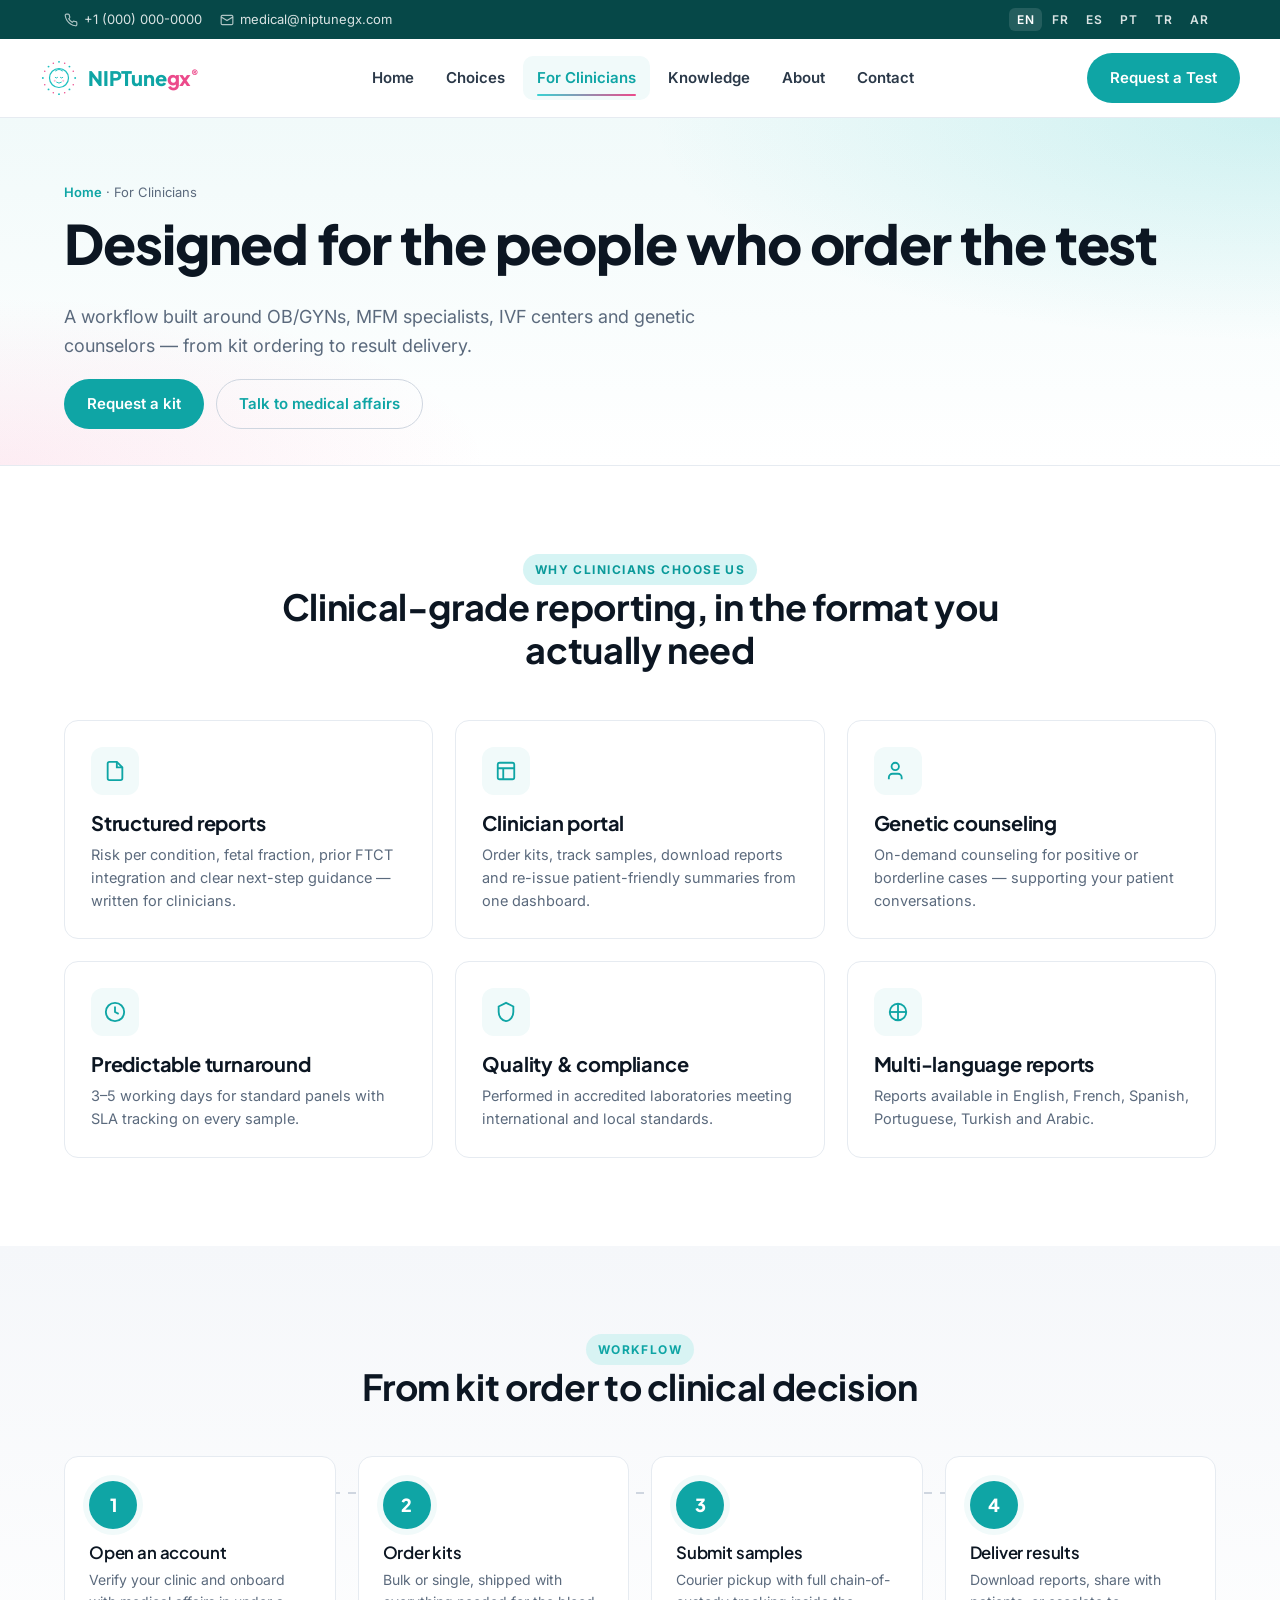
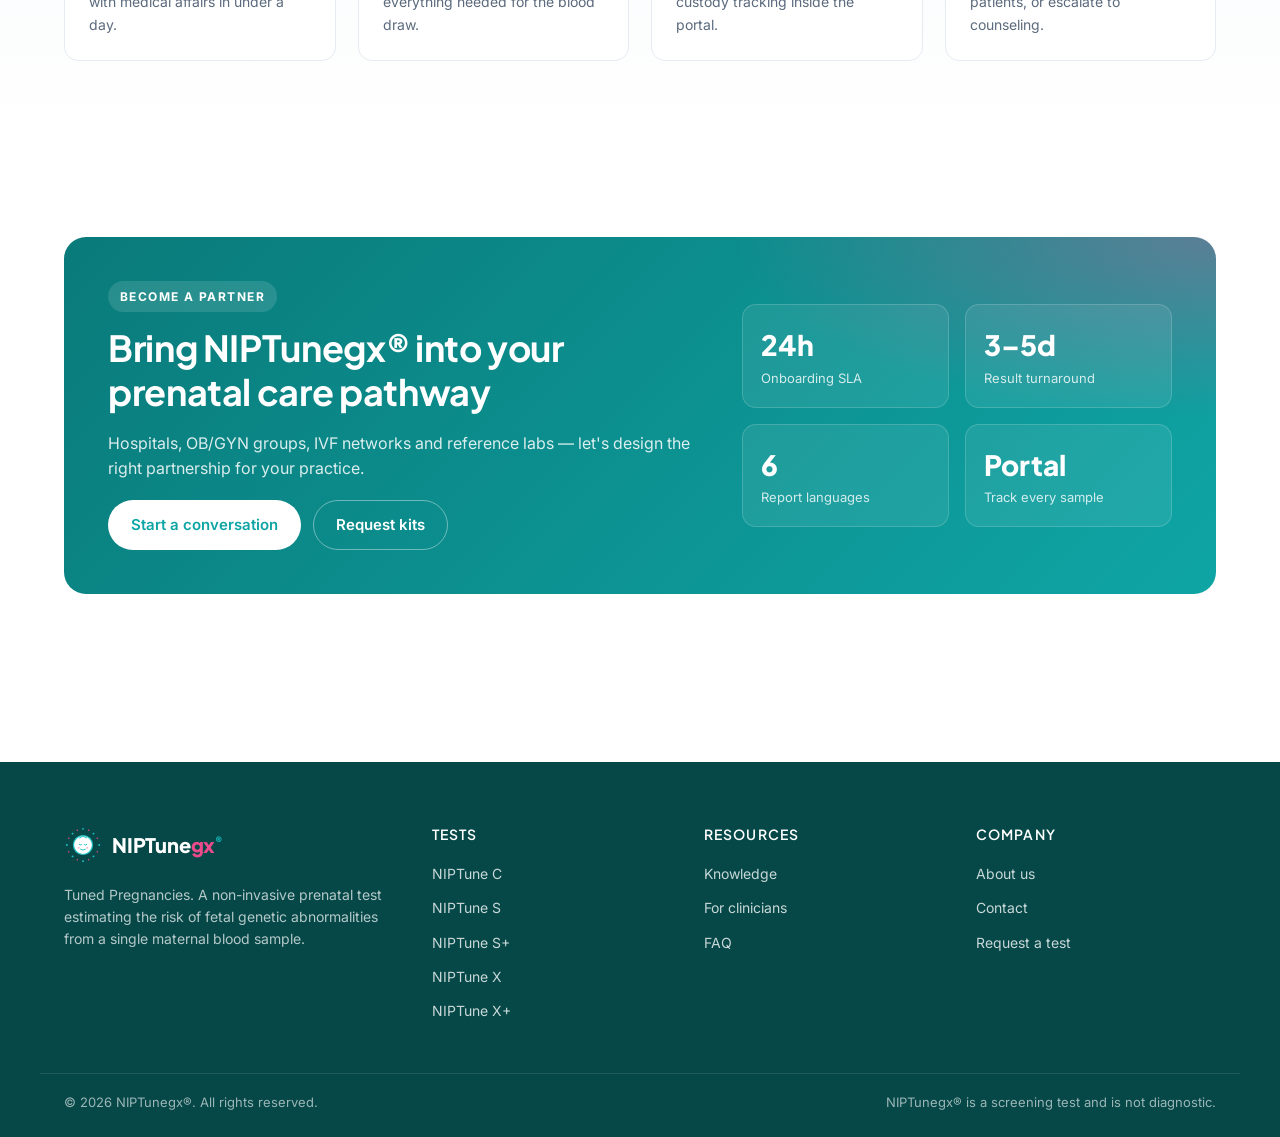
<file: for-clinicians.html>
<!doctype html>
<html lang="en">
<head>
<meta charset="utf-8" />
<meta name="viewport" content="width=device-width,initial-scale=1" />
<title>For Clinicians · NIPTunegx®</title>
<meta name="description" content="Built for OB/GYNs, MFM specialists, IVF centers and genetic counselors — clinician-focused workflow, reporting and partnership." />
<link rel="icon" href="assets/img/logo.svg" type="image/svg+xml" />
<link rel="preconnect" href="https://fonts.googleapis.com">
<link rel="preconnect" href="https://fonts.gstatic.com" crossorigin>
<link href="https://fonts.googleapis.com/css2?family=Inter:wght@400;500;600;700&family=Plus+Jakarta+Sans:wght@600;700;800&display=swap" rel="stylesheet">
<link rel="stylesheet" href="assets/css/style.css" />
</head>
<body>
<a class="skip" href="#main">Skip to content</a>

<div class="topbar">
  <div class="container">
    <div class="topbar-info">
      <span><svg viewBox="0 0 24 24" fill="none" stroke="currentColor" stroke-width="2"><path d="M22 16.92v3a2 2 0 0 1-2.18 2 19.79 19.79 0 0 1-8.63-3.07 19.5 19.5 0 0 1-6-6 19.79 19.79 0 0 1-3.07-8.67A2 2 0 0 1 4.11 2h3a2 2 0 0 1 2 1.72c.13.96.36 1.9.7 2.81a2 2 0 0 1-.45 2.11L8.09 9.91a16 16 0 0 0 6 6l1.27-1.27a2 2 0 0 1 2.11-.45c.91.34 1.85.57 2.81.7A2 2 0 0 1 22 16.92z"/></svg>+1 (000) 000-0000</span>
      <span><svg viewBox="0 0 24 24" fill="none" stroke="currentColor" stroke-width="2"><rect x="2" y="4" width="20" height="16" rx="2"/><path d="m22 7-10 6L2 7"/></svg>medical@niptunegx.com</span>
    </div>
    <div class="lang-switch">
      <a href="#" class="active">EN</a><a href="#">FR</a><a href="#">ES</a><a href="#">PT</a><a href="#">TR</a><a href="#">AR</a>
    </div>
  </div>
</div>

<header class="site-header">
  <div class="container nav">
    <a class="brand" href="index.html"><img class="brand-mark" src="assets/img/logo.svg" alt="" /><span>NIPTune<span class="gx">gx</span><sup>®</sup></span></a>
    <nav aria-label="Primary">
      <ul class="nav-links" id="primaryNav">
        <li><a href="index.html">Home</a></li>
        <li><a href="choices.html">Choices</a></li>
        <li><a href="for-clinicians.html" class="active">For Clinicians</a></li>
        <li><a href="knowledge.html">Knowledge</a></li>
        <li><a href="about.html">About</a></li>
        <li><a href="contact.html">Contact</a></li>
      </ul>
    </nav>
    <div class="nav-cta">
      <a class="btn btn-primary" href="request-a-test.html">Request a Test</a>
      <button class="nav-toggle" aria-label="Open menu" aria-expanded="false" aria-controls="primaryNav">
        <svg viewBox="0 0 24 24" fill="none" stroke="currentColor" stroke-width="2"><path d="M3 6h18M3 12h18M3 18h18"/></svg>
      </button>
    </div>
  </div>
</header>

<main id="main">

  <section class="page-head">
    <div class="container">
      <div class="breadcrumb"><a href="index.html">Home</a> · For Clinicians</div>
      <h1>Designed for the people who order the test</h1>
      <p class="lead">A workflow built around OB/GYNs, MFM specialists, IVF centers and genetic counselors — from kit ordering to result delivery.</p>
      <div style="margin-top:18px;display:flex;gap:12px;flex-wrap:wrap">
        <a class="btn btn-primary" href="request-a-test.html">Request a kit</a>
        <a class="btn btn-ghost" href="contact.html">Talk to medical affairs</a>
      </div>
    </div>
  </section>

  <section class="section">
    <div class="container">
      <div class="section-head reveal">
        <span class="eyebrow teal">Why clinicians choose us</span>
        <h2>Clinical-grade reporting, in the format you actually need</h2>
      </div>
      <div class="feature-grid">
        <div class="feature-card reveal">
          <div class="ico"><svg viewBox="0 0 24 24" fill="none" stroke="currentColor" stroke-width="2"><path d="M14 2H6a2 2 0 0 0-2 2v16a2 2 0 0 0 2 2h12a2 2 0 0 0 2-2V8z"/><polyline points="14 2 14 8 20 8"/></svg></div>
          <h3>Structured reports</h3>
          <p>Risk per condition, fetal fraction, prior FTCT integration and clear next-step guidance — written for clinicians.</p>
        </div>
        <div class="feature-card reveal">
          <div class="ico"><svg viewBox="0 0 24 24" fill="none" stroke="currentColor" stroke-width="2"><rect x="3" y="3" width="18" height="18" rx="2"/><path d="M3 9h18M9 21V9"/></svg></div>
          <h3>Clinician portal</h3>
          <p>Order kits, track samples, download reports and re-issue patient-friendly summaries from one dashboard.</p>
        </div>
        <div class="feature-card reveal">
          <div class="ico"><svg viewBox="0 0 24 24" fill="none" stroke="currentColor" stroke-width="2"><path d="M16 21v-2a4 4 0 0 0-4-4H6a4 4 0 0 0-4 4v2"/><circle cx="9" cy="7" r="4"/></svg></div>
          <h3>Genetic counseling</h3>
          <p>On-demand counseling for positive or borderline cases — supporting your patient conversations.</p>
        </div>
        <div class="feature-card reveal">
          <div class="ico"><svg viewBox="0 0 24 24" fill="none" stroke="currentColor" stroke-width="2"><circle cx="12" cy="12" r="10"/><path d="M12 6v6l4 2"/></svg></div>
          <h3>Predictable turnaround</h3>
          <p>3–5 working days for standard panels with SLA tracking on every sample.</p>
        </div>
        <div class="feature-card reveal">
          <div class="ico"><svg viewBox="0 0 24 24" fill="none" stroke="currentColor" stroke-width="2"><path d="M12 2 4 6v6c0 5 3.4 9.4 8 10 4.6-.6 8-5 8-10V6l-8-4z"/></svg></div>
          <h3>Quality & compliance</h3>
          <p>Performed in accredited laboratories meeting international and local standards.</p>
        </div>
        <div class="feature-card reveal">
          <div class="ico"><svg viewBox="0 0 24 24" fill="none" stroke="currentColor" stroke-width="2"><path d="M3 12h18"/><path d="M12 3v18"/><circle cx="12" cy="12" r="9"/></svg></div>
          <h3>Multi-language reports</h3>
          <p>Reports available in English, French, Spanish, Portuguese, Turkish and Arabic.</p>
        </div>
      </div>
    </div>
  </section>

  <section class="section how-bg">
    <div class="container">
      <div class="section-head reveal">
        <span class="eyebrow">Workflow</span>
        <h2>From kit order to clinical decision</h2>
      </div>
      <div class="steps">
        <div class="step reveal"><div class="num">1</div><h4>Open an account</h4><p>Verify your clinic and onboard with medical affairs in under a day.</p></div>
        <div class="step reveal"><div class="num">2</div><h4>Order kits</h4><p>Bulk or single, shipped with everything needed for the blood draw.</p></div>
        <div class="step reveal"><div class="num">3</div><h4>Submit samples</h4><p>Courier pickup with full chain-of-custody tracking inside the portal.</p></div>
        <div class="step reveal"><div class="num">4</div><h4>Deliver results</h4><p>Download reports, share with patients, or escalate to counseling.</p></div>
      </div>
    </div>
  </section>

  <section class="section">
    <div class="container">
      <div class="cta-band reveal">
        <div>
          <span class="eyebrow" style="background:rgba(255,255,255,.12);color:#fff">Become a partner</span>
          <h2 style="margin-top:14px">Bring NIPTunegx® into your prenatal care pathway</h2>
          <p>Hospitals, OB/GYN groups, IVF networks and reference labs — let's design the right partnership for your practice.</p>
          <div class="actions" style="margin-top:18px">
            <a class="btn btn-light" href="contact.html">Start a conversation</a>
            <a class="btn btn-outline-light" href="request-a-test.html">Request kits</a>
          </div>
        </div>
        <div class="cta-stats">
          <div class="s"><div class="v">24h</div><div class="k">Onboarding SLA</div></div>
          <div class="s"><div class="v">3–5d</div><div class="k">Result turnaround</div></div>
          <div class="s"><div class="v">6</div><div class="k">Report languages</div></div>
          <div class="s"><div class="v">Portal</div><div class="k">Track every sample</div></div>
        </div>
      </div>
    </div>
  </section>

</main>

<footer class="site-footer">
  <div class="container footer-grid">
    <div class="footer-brand">
      <a class="brand" href="index.html"><img class="brand-mark" src="assets/img/logo.svg" alt="" /><span>NIPTune<span class="gx">gx</span><sup>®</sup></span></a>
      <p style="margin-top:12px">Tuned Pregnancies. A non-invasive prenatal test estimating the risk of fetal genetic abnormalities from a single maternal blood sample.</p>
    </div>
    <div><h4>Tests</h4><ul>
      <li><a href="choices.html#niptune-c">NIPTune C</a></li><li><a href="choices.html#niptune-s">NIPTune S</a></li>
      <li><a href="choices.html#niptune-splus">NIPTune S+</a></li><li><a href="choices.html#niptune-x">NIPTune X</a></li>
      <li><a href="choices.html#niptune-xplus">NIPTune X+</a></li>
    </ul></div>
    <div><h4>Resources</h4><ul>
      <li><a href="knowledge.html">Knowledge</a></li><li><a href="for-clinicians.html">For clinicians</a></li><li><a href="#">FAQ</a></li>
    </ul></div>
    <div><h4>Company</h4><ul>
      <li><a href="about.html">About us</a></li><li><a href="contact.html">Contact</a></li><li><a href="request-a-test.html">Request a test</a></li>
    </ul></div>
  </div>
  <div class="container footer-bot">
    <span>© <span id="year"></span> NIPTunegx®. All rights reserved.</span>
    <span>NIPTunegx® is a screening test and is not diagnostic.</span>
  </div>
</footer>
<script src="assets/js/main.js"></script>
</body>
</html>
</file>
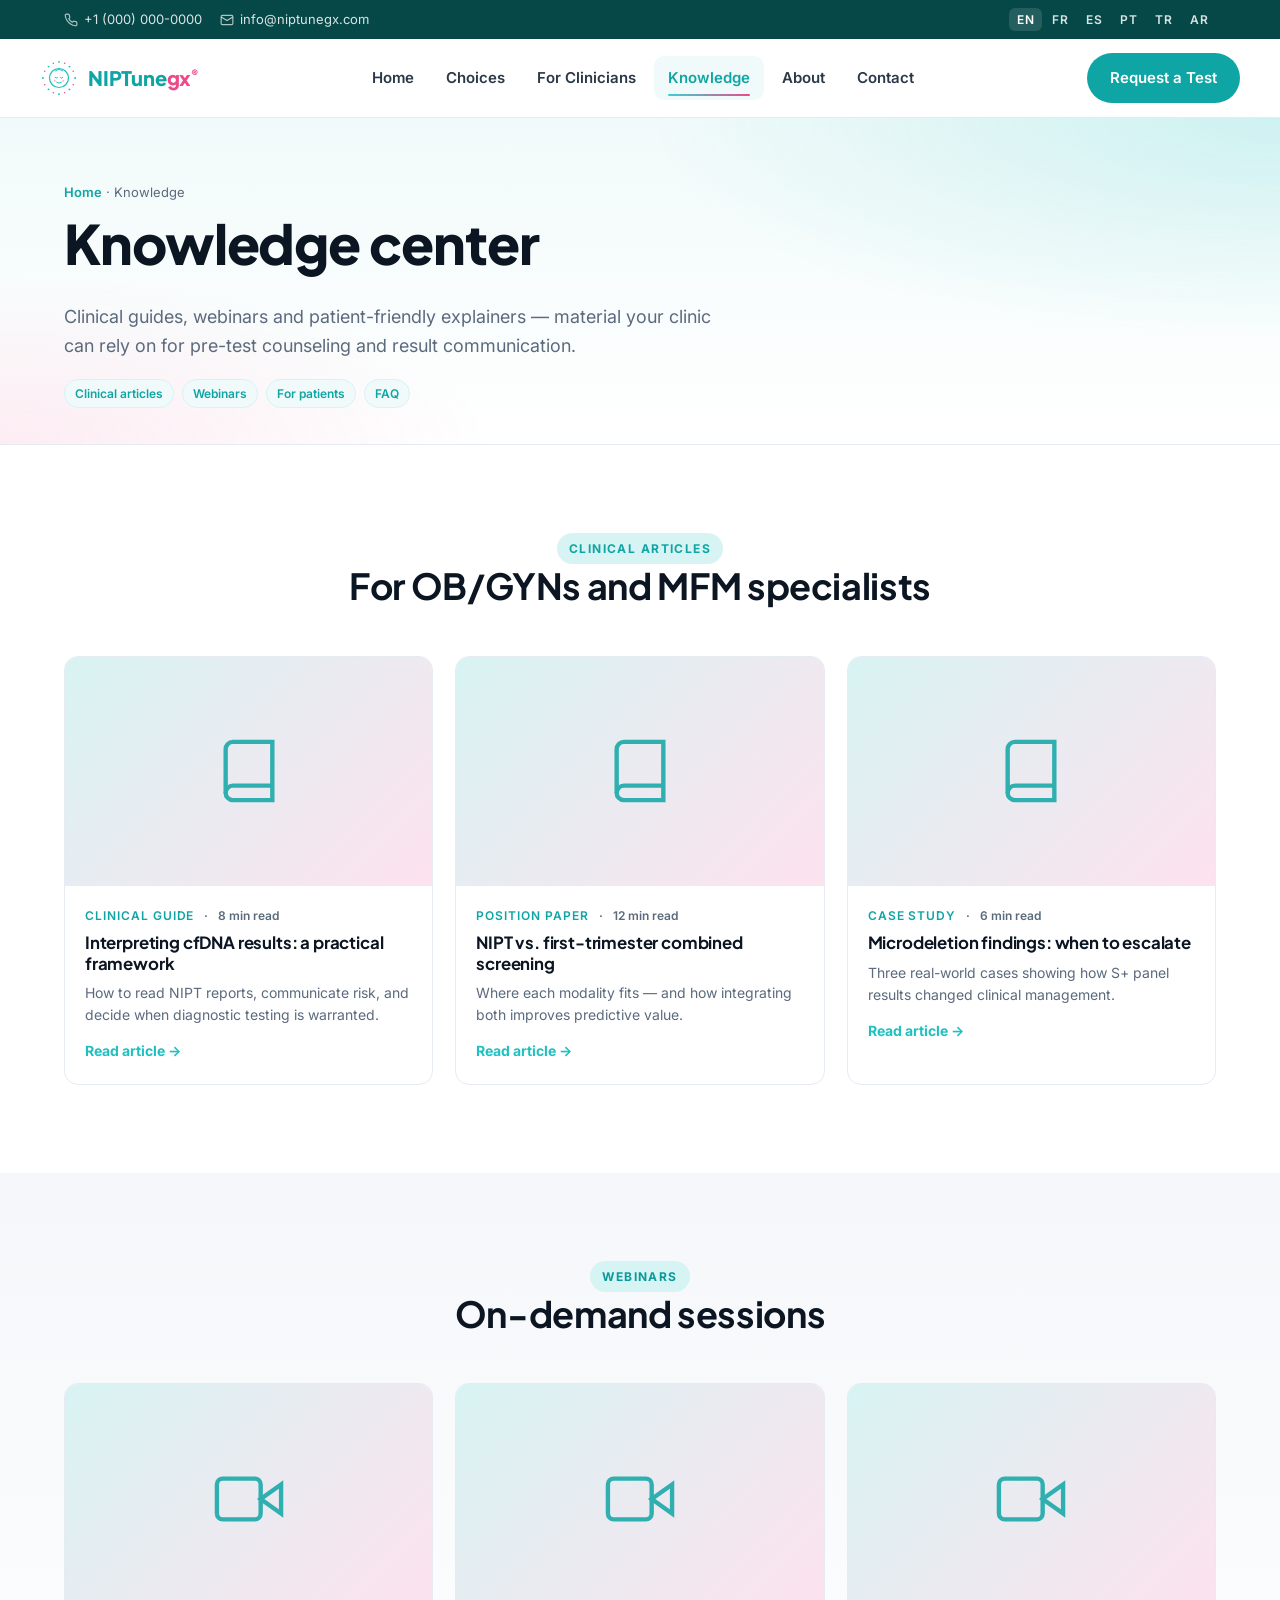
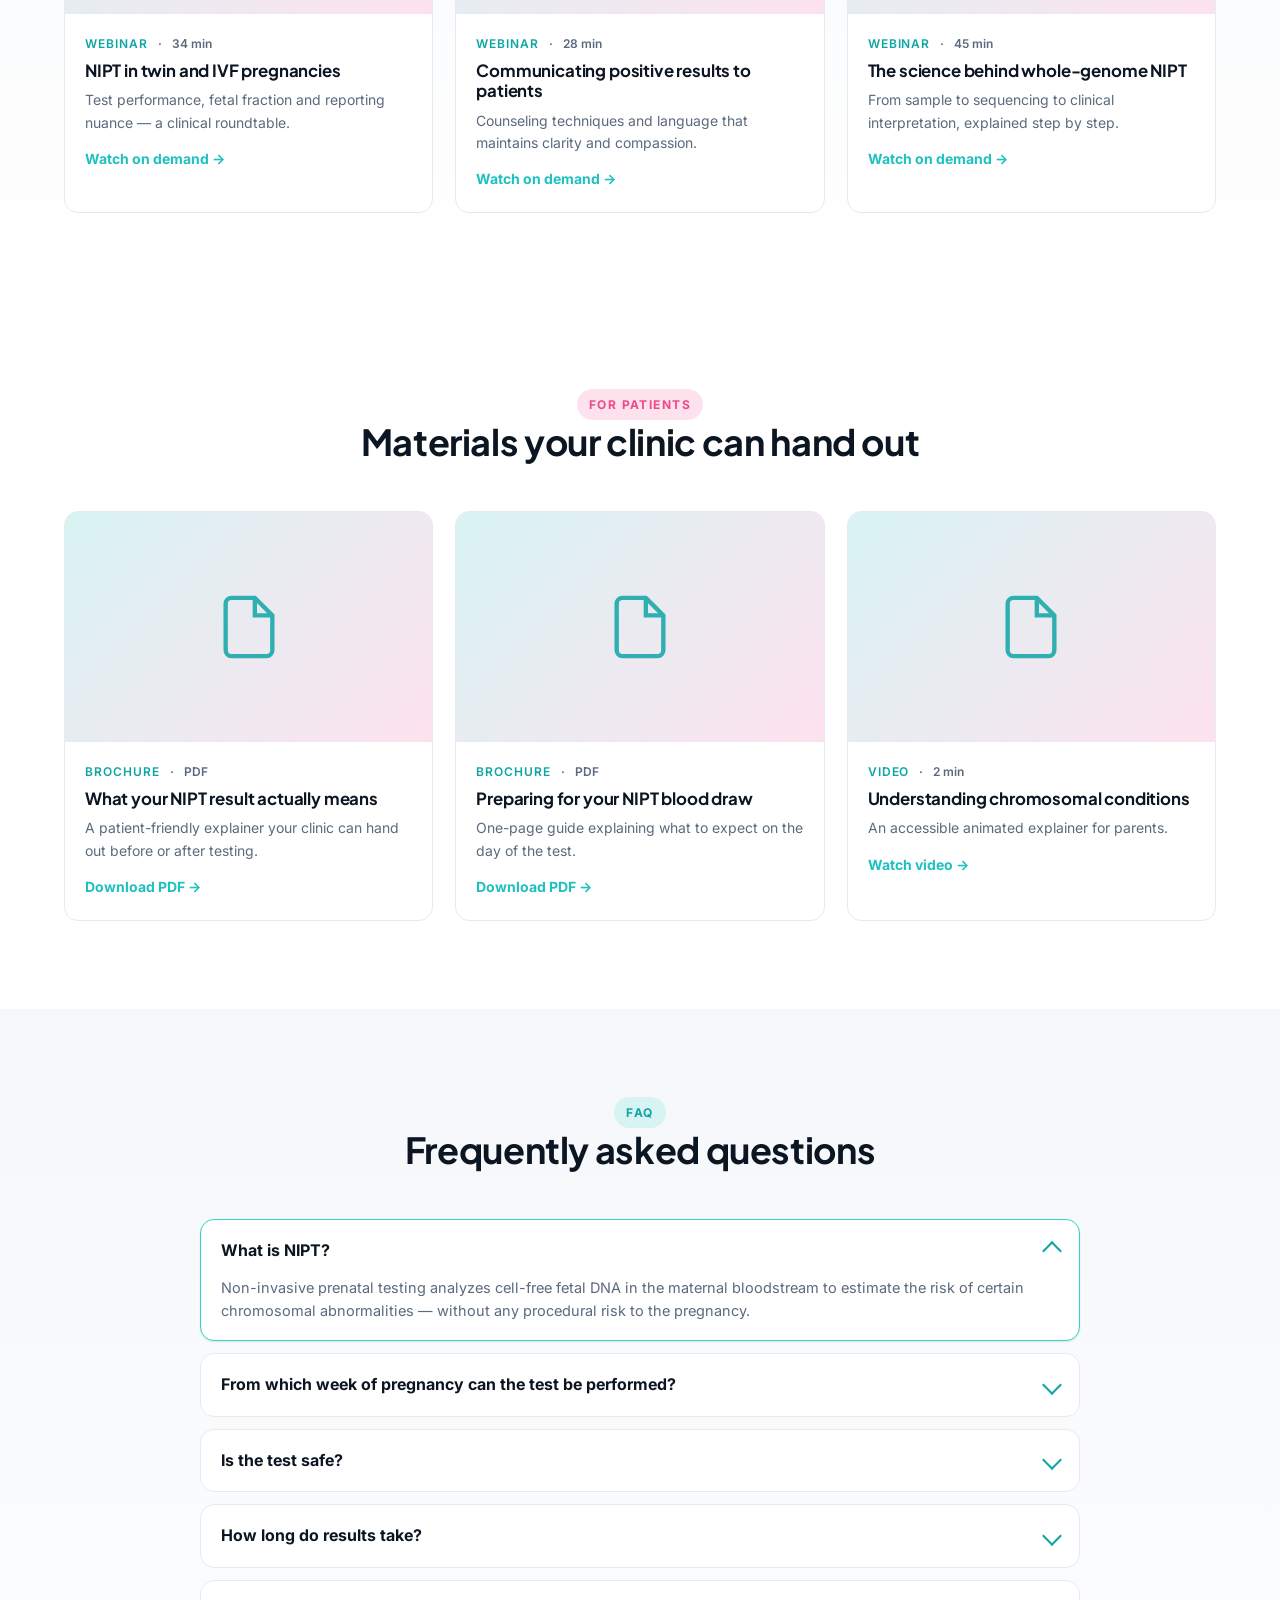
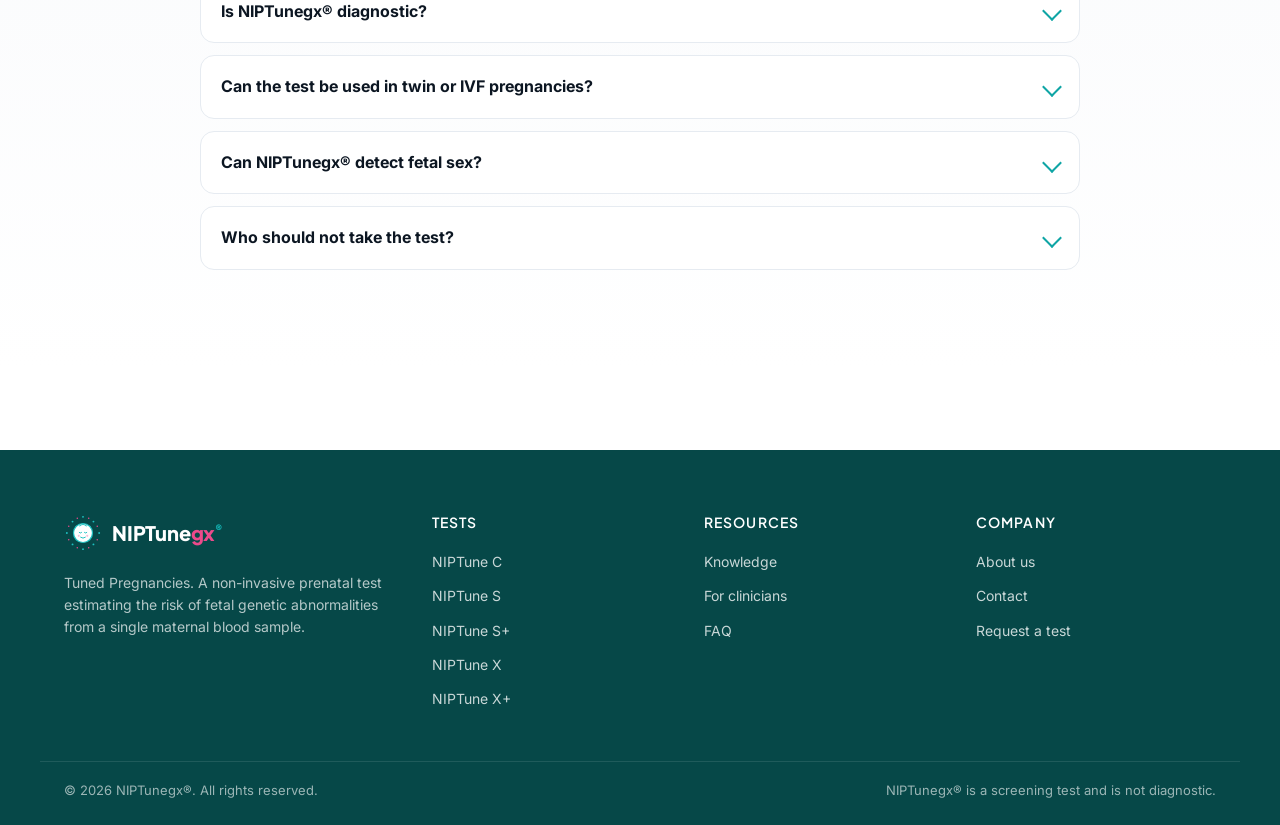
<file: knowledge.html>
<!doctype html>
<html lang="en">
<head>
<meta charset="utf-8" />
<meta name="viewport" content="width=device-width,initial-scale=1" />
<title>Knowledge · NIPTunegx®</title>
<meta name="description" content="Clinical guides, webinars and patient-friendly explainers on non-invasive prenatal testing." />
<link rel="icon" href="assets/img/logo.svg" type="image/svg+xml" />
<link rel="preconnect" href="https://fonts.googleapis.com">
<link rel="preconnect" href="https://fonts.gstatic.com" crossorigin>
<link href="https://fonts.googleapis.com/css2?family=Inter:wght@400;500;600;700&family=Plus+Jakarta+Sans:wght@600;700;800&display=swap" rel="stylesheet">
<link rel="stylesheet" href="assets/css/style.css" />
</head>
<body>
<a class="skip" href="#main">Skip to content</a>

<div class="topbar">
  <div class="container">
    <div class="topbar-info">
      <span><svg viewBox="0 0 24 24" fill="none" stroke="currentColor" stroke-width="2"><path d="M22 16.92v3a2 2 0 0 1-2.18 2 19.79 19.79 0 0 1-8.63-3.07 19.5 19.5 0 0 1-6-6 19.79 19.79 0 0 1-3.07-8.67A2 2 0 0 1 4.11 2h3a2 2 0 0 1 2 1.72c.13.96.36 1.9.7 2.81a2 2 0 0 1-.45 2.11L8.09 9.91a16 16 0 0 0 6 6l1.27-1.27a2 2 0 0 1 2.11-.45c.91.34 1.85.57 2.81.7A2 2 0 0 1 22 16.92z"/></svg>+1 (000) 000-0000</span>
      <span><svg viewBox="0 0 24 24" fill="none" stroke="currentColor" stroke-width="2"><rect x="2" y="4" width="20" height="16" rx="2"/><path d="m22 7-10 6L2 7"/></svg>info@niptunegx.com</span>
    </div>
    <div class="lang-switch">
      <a href="#" class="active">EN</a><a href="#">FR</a><a href="#">ES</a><a href="#">PT</a><a href="#">TR</a><a href="#">AR</a>
    </div>
  </div>
</div>

<header class="site-header">
  <div class="container nav">
    <a class="brand" href="index.html"><img class="brand-mark" src="assets/img/logo.svg" alt="" /><span>NIPTune<span class="gx">gx</span><sup>®</sup></span></a>
    <nav aria-label="Primary">
      <ul class="nav-links" id="primaryNav">
        <li><a href="index.html">Home</a></li>
        <li><a href="choices.html">Choices</a></li>
        <li><a href="for-clinicians.html">For Clinicians</a></li>
        <li><a href="knowledge.html" class="active">Knowledge</a></li>
        <li><a href="about.html">About</a></li>
        <li><a href="contact.html">Contact</a></li>
      </ul>
    </nav>
    <div class="nav-cta">
      <a class="btn btn-primary" href="request-a-test.html">Request a Test</a>
      <button class="nav-toggle" aria-label="Open menu" aria-expanded="false" aria-controls="primaryNav">
        <svg viewBox="0 0 24 24" fill="none" stroke="currentColor" stroke-width="2"><path d="M3 6h18M3 12h18M3 18h18"/></svg>
      </button>
    </div>
  </div>
</header>

<main id="main">

  <section class="page-head">
    <div class="container">
      <div class="breadcrumb"><a href="index.html">Home</a> · Knowledge</div>
      <h1>Knowledge center</h1>
      <p class="lead">Clinical guides, webinars and patient-friendly explainers — material your clinic can rely on for pre-test counseling and result communication.</p>
      <div class="tag-row" style="margin-top:14px">
        <a href="#articles" class="tag-pill">Clinical articles</a>
        <a href="#webinars" class="tag-pill">Webinars</a>
        <a href="#patients" class="tag-pill">For patients</a>
        <a href="#faq" class="tag-pill">FAQ</a>
      </div>
    </div>
  </section>

  <section id="articles" class="section">
    <div class="container">
      <div class="section-head reveal">
        <span class="eyebrow">Clinical articles</span>
        <h2>For OB/GYNs and MFM specialists</h2>
      </div>
      <div class="resources">
        <article class="res reveal"><div class="thumb"><svg viewBox="0 0 24 24" fill="none" stroke="currentColor" stroke-width="1.5"><path d="M4 19.5A2.5 2.5 0 0 1 6.5 17H20"/><path d="M6.5 2H20v20H6.5A2.5 2.5 0 0 1 4 19.5v-15A2.5 2.5 0 0 1 6.5 2z"/></svg></div><div class="body"><div class="meta"><span class="tag">Clinical guide</span>·<span>8 min read</span></div><h3>Interpreting cfDNA results: a practical framework</h3><p>How to read NIPT reports, communicate risk, and decide when diagnostic testing is warranted.</p><a href="#" class="read">Read article →</a></div></article>
        <article class="res reveal"><div class="thumb"><svg viewBox="0 0 24 24" fill="none" stroke="currentColor" stroke-width="1.5"><path d="M4 19.5A2.5 2.5 0 0 1 6.5 17H20"/><path d="M6.5 2H20v20H6.5A2.5 2.5 0 0 1 4 19.5v-15A2.5 2.5 0 0 1 6.5 2z"/></svg></div><div class="body"><div class="meta"><span class="tag">Position paper</span>·<span>12 min read</span></div><h3>NIPT vs. first-trimester combined screening</h3><p>Where each modality fits — and how integrating both improves predictive value.</p><a href="#" class="read">Read article →</a></div></article>
        <article class="res reveal"><div class="thumb"><svg viewBox="0 0 24 24" fill="none" stroke="currentColor" stroke-width="1.5"><path d="M4 19.5A2.5 2.5 0 0 1 6.5 17H20"/><path d="M6.5 2H20v20H6.5A2.5 2.5 0 0 1 4 19.5v-15A2.5 2.5 0 0 1 6.5 2z"/></svg></div><div class="body"><div class="meta"><span class="tag">Case study</span>·<span>6 min read</span></div><h3>Microdeletion findings: when to escalate</h3><p>Three real-world cases showing how S+ panel results changed clinical management.</p><a href="#" class="read">Read article →</a></div></article>
      </div>
    </div>
  </section>

  <section id="webinars" class="section how-bg">
    <div class="container">
      <div class="section-head reveal">
        <span class="eyebrow teal">Webinars</span>
        <h2>On-demand sessions</h2>
      </div>
      <div class="resources">
        <article class="res reveal"><div class="thumb"><svg viewBox="0 0 24 24" fill="none" stroke="currentColor" stroke-width="1.5"><polygon points="23 7 16 12 23 17 23 7"/><rect x="1" y="5" width="15" height="14" rx="2"/></svg></div><div class="body"><div class="meta"><span class="tag">Webinar</span>·<span>34 min</span></div><h3>NIPT in twin and IVF pregnancies</h3><p>Test performance, fetal fraction and reporting nuance — a clinical roundtable.</p><a href="#" class="read">Watch on demand →</a></div></article>
        <article class="res reveal"><div class="thumb"><svg viewBox="0 0 24 24" fill="none" stroke="currentColor" stroke-width="1.5"><polygon points="23 7 16 12 23 17 23 7"/><rect x="1" y="5" width="15" height="14" rx="2"/></svg></div><div class="body"><div class="meta"><span class="tag">Webinar</span>·<span>28 min</span></div><h3>Communicating positive results to patients</h3><p>Counseling techniques and language that maintains clarity and compassion.</p><a href="#" class="read">Watch on demand →</a></div></article>
        <article class="res reveal"><div class="thumb"><svg viewBox="0 0 24 24" fill="none" stroke="currentColor" stroke-width="1.5"><polygon points="23 7 16 12 23 17 23 7"/><rect x="1" y="5" width="15" height="14" rx="2"/></svg></div><div class="body"><div class="meta"><span class="tag">Webinar</span>·<span>45 min</span></div><h3>The science behind whole-genome NIPT</h3><p>From sample to sequencing to clinical interpretation, explained step by step.</p><a href="#" class="read">Watch on demand →</a></div></article>
      </div>
    </div>
  </section>

  <section id="patients" class="section">
    <div class="container">
      <div class="section-head reveal">
        <span class="eyebrow rose">For patients</span>
        <h2>Materials your clinic can hand out</h2>
      </div>
      <div class="resources">
        <article class="res reveal"><div class="thumb"><svg viewBox="0 0 24 24" fill="none" stroke="currentColor" stroke-width="1.5"><path d="M14 2H6a2 2 0 0 0-2 2v16a2 2 0 0 0 2 2h12a2 2 0 0 0 2-2V8z"/><polyline points="14 2 14 8 20 8"/></svg></div><div class="body"><div class="meta"><span class="tag">Brochure</span>·<span>PDF</span></div><h3>What your NIPT result actually means</h3><p>A patient-friendly explainer your clinic can hand out before or after testing.</p><a href="#" class="read">Download PDF →</a></div></article>
        <article class="res reveal"><div class="thumb"><svg viewBox="0 0 24 24" fill="none" stroke="currentColor" stroke-width="1.5"><path d="M14 2H6a2 2 0 0 0-2 2v16a2 2 0 0 0 2 2h12a2 2 0 0 0 2-2V8z"/><polyline points="14 2 14 8 20 8"/></svg></div><div class="body"><div class="meta"><span class="tag">Brochure</span>·<span>PDF</span></div><h3>Preparing for your NIPT blood draw</h3><p>One-page guide explaining what to expect on the day of the test.</p><a href="#" class="read">Download PDF →</a></div></article>
        <article class="res reveal"><div class="thumb"><svg viewBox="0 0 24 24" fill="none" stroke="currentColor" stroke-width="1.5"><path d="M14 2H6a2 2 0 0 0-2 2v16a2 2 0 0 0 2 2h12a2 2 0 0 0 2-2V8z"/><polyline points="14 2 14 8 20 8"/></svg></div><div class="body"><div class="meta"><span class="tag">Video</span>·<span>2 min</span></div><h3>Understanding chromosomal conditions</h3><p>An accessible animated explainer for parents.</p><a href="#" class="read">Watch video →</a></div></article>
      </div>
    </div>
  </section>

  <section id="faq" class="section how-bg">
    <div class="container">
      <div class="section-head reveal">
        <span class="eyebrow">FAQ</span>
        <h2>Frequently asked questions</h2>
      </div>
      <div class="faq">
        <details open><summary>What is NIPT?</summary><div class="ans">Non-invasive prenatal testing analyzes cell-free fetal DNA in the maternal bloodstream to estimate the risk of certain chromosomal abnormalities — without any procedural risk to the pregnancy.</div></details>
        <details><summary>From which week of pregnancy can the test be performed?</summary><div class="ans">From 8 weeks of gestation, when sufficient fetal DNA is present in maternal circulation.</div></details>
        <details><summary>Is the test safe?</summary><div class="ans">Yes — it requires only a single 10 mL maternal blood draw, with no risk to mother or baby.</div></details>
        <details><summary>How long do results take?</summary><div class="ans">Typically 3–5 working days from sample receipt for standard panels.</div></details>
        <details><summary>Is NIPTunegx® diagnostic?</summary><div class="ans">No. It is a high-sensitivity screening test. A high-risk result should be confirmed with a diagnostic procedure such as CVS or amniocentesis.</div></details>
        <details><summary>Can the test be used in twin or IVF pregnancies?</summary><div class="ans">Yes — NIPTunegx® is suitable for singleton, twin and IVF pregnancies. Reporting accounts for the specifics of each scenario.</div></details>
        <details><summary>Can NIPTunegx® detect fetal sex?</summary><div class="ans">Yes — fetal sex disclosure is offered as an optional add-on, subject to local regulations.</div></details>
        <details><summary>Who should not take the test?</summary><div class="ans">Patients who have had organ transplants, active or recent cancer, known maternal chromosomal imbalances, recent heterologous transfusions, or maternal Turner syndrome.</div></details>
      </div>
    </div>
  </section>

</main>

<footer class="site-footer">
  <div class="container footer-grid">
    <div class="footer-brand">
      <a class="brand" href="index.html"><img class="brand-mark" src="assets/img/logo.svg" alt="" /><span>NIPTune<span class="gx">gx</span><sup>®</sup></span></a>
      <p style="margin-top:12px">Tuned Pregnancies. A non-invasive prenatal test estimating the risk of fetal genetic abnormalities from a single maternal blood sample.</p>
    </div>
    <div><h4>Tests</h4><ul>
      <li><a href="choices.html#niptune-c">NIPTune C</a></li><li><a href="choices.html#niptune-s">NIPTune S</a></li>
      <li><a href="choices.html#niptune-splus">NIPTune S+</a></li><li><a href="choices.html#niptune-x">NIPTune X</a></li>
      <li><a href="choices.html#niptune-xplus">NIPTune X+</a></li>
    </ul></div>
    <div><h4>Resources</h4><ul>
      <li><a href="knowledge.html">Knowledge</a></li><li><a href="for-clinicians.html">For clinicians</a></li><li><a href="#">FAQ</a></li>
    </ul></div>
    <div><h4>Company</h4><ul>
      <li><a href="about.html">About us</a></li><li><a href="contact.html">Contact</a></li><li><a href="request-a-test.html">Request a test</a></li>
    </ul></div>
  </div>
  <div class="container footer-bot">
    <span>© <span id="year"></span> NIPTunegx®. All rights reserved.</span>
    <span>NIPTunegx® is a screening test and is not diagnostic.</span>
  </div>
</footer>
<script src="assets/js/main.js"></script>
</body>
</html>
</file>
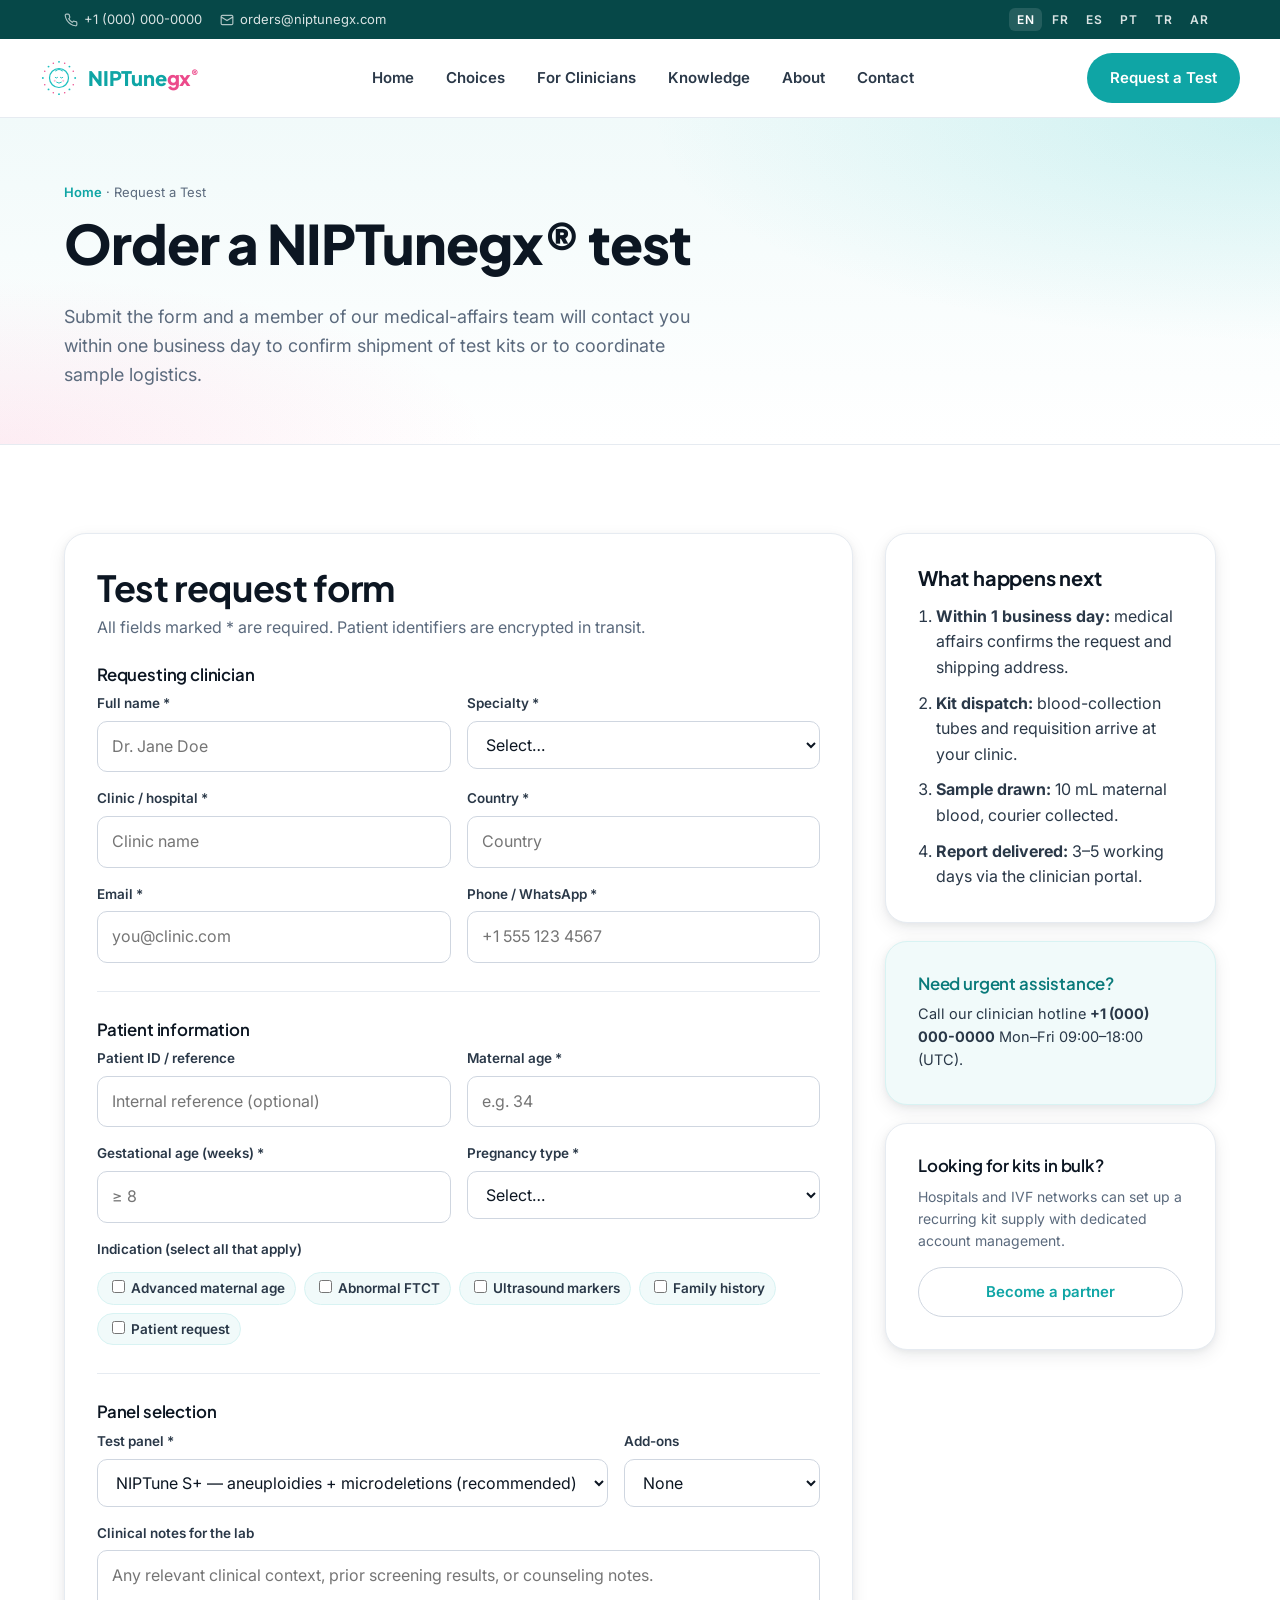
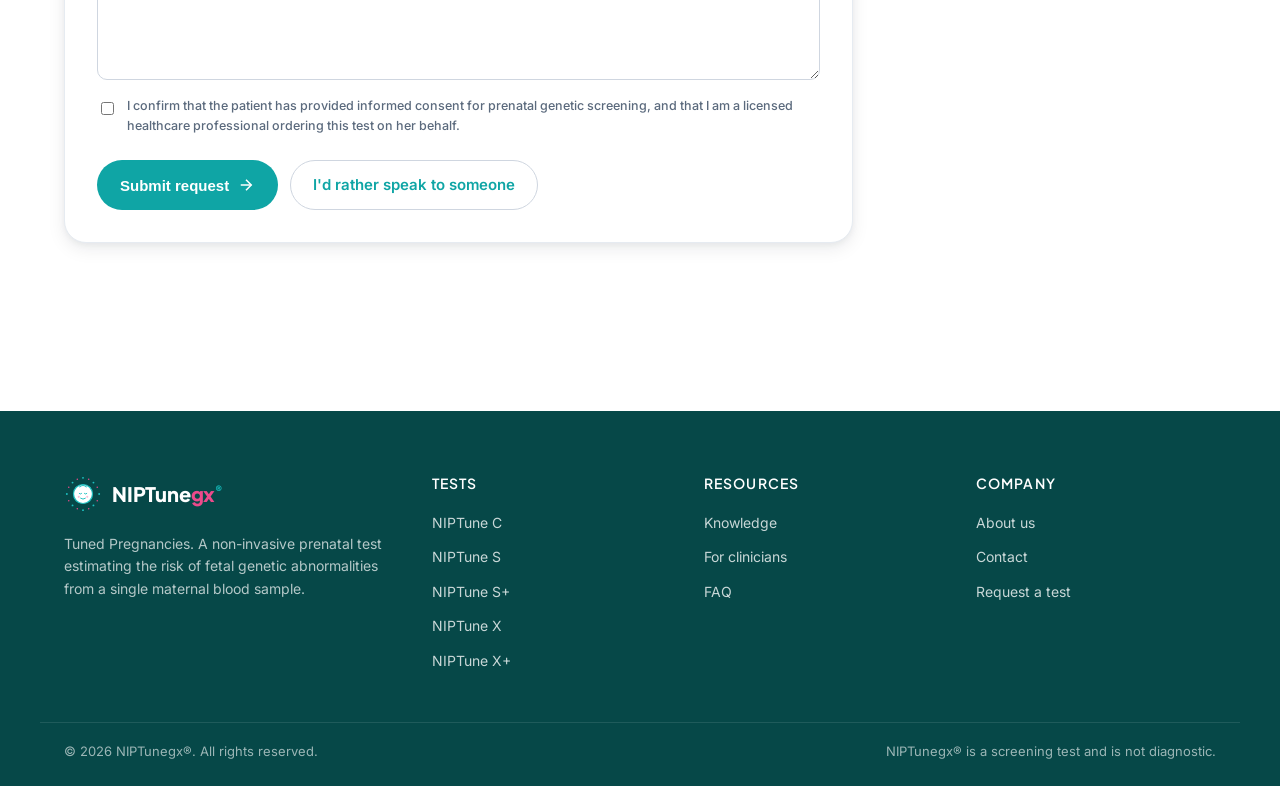
<file: request-a-test.html>
<!doctype html>
<html lang="en">
<head>
<meta charset="utf-8" />
<meta name="viewport" content="width=device-width,initial-scale=1" />
<title>Request a Test · NIPTunegx®</title>
<meta name="description" content="Request a NIPTunegx® test kit or order a test for your patient. For clinicians, IVF centers and OB/GYN practices." />
<link rel="icon" href="assets/img/logo.svg" type="image/svg+xml" />
<link rel="preconnect" href="https://fonts.googleapis.com">
<link rel="preconnect" href="https://fonts.gstatic.com" crossorigin>
<link href="https://fonts.googleapis.com/css2?family=Inter:wght@400;500;600;700&family=Plus+Jakarta+Sans:wght@600;700;800&display=swap" rel="stylesheet">
<link rel="stylesheet" href="assets/css/style.css" />
</head>
<body>
<a class="skip" href="#main">Skip to content</a>

<div class="topbar">
  <div class="container">
    <div class="topbar-info">
      <span><svg viewBox="0 0 24 24" fill="none" stroke="currentColor" stroke-width="2"><path d="M22 16.92v3a2 2 0 0 1-2.18 2 19.79 19.79 0 0 1-8.63-3.07 19.5 19.5 0 0 1-6-6 19.79 19.79 0 0 1-3.07-8.67A2 2 0 0 1 4.11 2h3a2 2 0 0 1 2 1.72c.13.96.36 1.9.7 2.81a2 2 0 0 1-.45 2.11L8.09 9.91a16 16 0 0 0 6 6l1.27-1.27a2 2 0 0 1 2.11-.45c.91.34 1.85.57 2.81.7A2 2 0 0 1 22 16.92z"/></svg>+1 (000) 000-0000</span>
      <span><svg viewBox="0 0 24 24" fill="none" stroke="currentColor" stroke-width="2"><rect x="2" y="4" width="20" height="16" rx="2"/><path d="m22 7-10 6L2 7"/></svg>orders@niptunegx.com</span>
    </div>
    <div class="lang-switch">
      <a href="#" class="active">EN</a><a href="#">FR</a><a href="#">ES</a><a href="#">PT</a><a href="#">TR</a><a href="#">AR</a>
    </div>
  </div>
</div>

<header class="site-header">
  <div class="container nav">
    <a class="brand" href="index.html"><img class="brand-mark" src="assets/img/logo.svg" alt="" /><span>NIPTune<span class="gx">gx</span><sup>®</sup></span></a>
    <nav aria-label="Primary">
      <ul class="nav-links" id="primaryNav">
        <li><a href="index.html">Home</a></li>
        <li><a href="choices.html">Choices</a></li>
        <li><a href="for-clinicians.html">For Clinicians</a></li>
        <li><a href="knowledge.html">Knowledge</a></li>
        <li><a href="about.html">About</a></li>
        <li><a href="contact.html">Contact</a></li>
      </ul>
    </nav>
    <div class="nav-cta">
      <a class="btn btn-primary" href="request-a-test.html">Request a Test</a>
      <button class="nav-toggle" aria-label="Open menu" aria-expanded="false" aria-controls="primaryNav">
        <svg viewBox="0 0 24 24" fill="none" stroke="currentColor" stroke-width="2"><path d="M3 6h18M3 12h18M3 18h18"/></svg>
      </button>
    </div>
  </div>
</header>

<main id="main">

  <section class="page-head">
    <div class="container">
      <div class="breadcrumb"><a href="index.html">Home</a> · Request a Test</div>
      <h1>Order a NIPTunegx® test</h1>
      <p class="lead">Submit the form and a member of our medical-affairs team will contact you within one business day to confirm shipment of test kits or to coordinate sample logistics.</p>
    </div>
  </section>

  <section class="section">
    <div class="container" style="display:grid;grid-template-columns:1.5fr 1fr;gap:32px;align-items:flex-start">

      <form class="form-card reveal" onsubmit="event.preventDefault(); alert('Thanks — your request has been received. Our team will contact you within one business day.');">
        <h2 style="margin-bottom:6px">Test request form</h2>
        <p style="color:var(--ink-500);margin-bottom:24px">All fields marked * are required. Patient identifiers are encrypted in transit.</p>

        <h4 style="margin-top:12px">Requesting clinician</h4>
        <div class="form-grid">
          <div class="field"><label for="cln-name">Full name *</label><input id="cln-name" required placeholder="Dr. Jane Doe"/></div>
          <div class="field"><label for="cln-spec">Specialty *</label>
            <select id="cln-spec" required>
              <option value="">Select…</option>
              <option>OB/GYN</option><option>Maternal-Fetal Medicine</option>
              <option>Geneticist</option><option>Genetic counselor</option>
              <option>Reproductive endocrinologist (IVF)</option><option>Other</option>
            </select>
          </div>
          <div class="field"><label for="cln-clinic">Clinic / hospital *</label><input id="cln-clinic" required placeholder="Clinic name"/></div>
          <div class="field"><label for="cln-country">Country *</label><input id="cln-country" required placeholder="Country"/></div>
          <div class="field"><label for="cln-email">Email *</label><input id="cln-email" type="email" required placeholder="you@clinic.com"/></div>
          <div class="field"><label for="cln-phone">Phone / WhatsApp *</label><input id="cln-phone" required placeholder="+1 555 123 4567"/></div>
        </div>

        <hr class="divider" style="margin:28px 0"/>

        <h4>Patient information</h4>
        <div class="form-grid">
          <div class="field"><label for="pt-id">Patient ID / reference</label><input id="pt-id" placeholder="Internal reference (optional)"/></div>
          <div class="field"><label for="pt-age">Maternal age *</label><input id="pt-age" type="number" min="14" max="60" required placeholder="e.g. 34"/></div>
          <div class="field"><label for="pt-ga">Gestational age (weeks) *</label><input id="pt-ga" type="number" min="8" max="42" required placeholder="≥ 8"/></div>
          <div class="field"><label for="pt-type">Pregnancy type *</label>
            <select id="pt-type" required>
              <option value="">Select…</option>
              <option>Singleton</option><option>Twin</option><option>IVF — singleton</option><option>IVF — twin</option><option>Donor egg</option>
            </select>
          </div>
          <div class="field full"><label>Indication (select all that apply)</label>
            <div class="tag-row" style="margin-top:6px">
              <label class="tag-pill" style="cursor:pointer"><input type="checkbox" style="margin-right:6px"/>Advanced maternal age</label>
              <label class="tag-pill" style="cursor:pointer"><input type="checkbox" style="margin-right:6px"/>Abnormal FTCT</label>
              <label class="tag-pill" style="cursor:pointer"><input type="checkbox" style="margin-right:6px"/>Ultrasound markers</label>
              <label class="tag-pill" style="cursor:pointer"><input type="checkbox" style="margin-right:6px"/>Family history</label>
              <label class="tag-pill" style="cursor:pointer"><input type="checkbox" style="margin-right:6px"/>Patient request</label>
            </div>
          </div>
        </div>

        <hr class="divider" style="margin:28px 0"/>

        <h4>Panel selection</h4>
        <div class="form-grid">
          <div class="field"><label for="panel">Test panel *</label>
            <select id="panel" required>
              <option value="">Select panel…</option>
              <option value="C">NIPTune C — common aneuploidies</option>
              <option value="S">NIPTune S — all aneuploidies</option>
              <option value="S+" selected>NIPTune S+ — aneuploidies + microdeletions (recommended)</option>
              <option value="X">NIPTune X — extended CNV</option>
              <option value="X+">NIPTune X+ — comprehensive + single-gene</option>
            </select>
          </div>
          <div class="field"><label for="addons">Add-ons</label>
            <select id="addons">
              <option>None</option>
              <option>Fetal sex disclosure</option>
              <option>Genetic counseling</option>
              <option>Both</option>
            </select>
          </div>
          <div class="field full"><label for="notes">Clinical notes for the lab</label>
            <textarea id="notes" placeholder="Any relevant clinical context, prior screening results, or counseling notes."></textarea>
          </div>
          <div class="field full">
            <label style="display:flex;gap:10px;align-items:flex-start;font-weight:500">
              <input type="checkbox" required style="margin-top:6px"/>
              <span class="helper">I confirm that the patient has provided informed consent for prenatal genetic screening, and that I am a licensed healthcare professional ordering this test on her behalf.</span>
            </label>
          </div>
        </div>

        <div style="display:flex;gap:12px;margin-top:24px;flex-wrap:wrap">
          <button class="btn btn-primary" type="submit">Submit request
            <svg viewBox="0 0 24 24" fill="none" stroke="currentColor" stroke-width="2"><path d="M5 12h14"/><path d="m12 5 7 7-7 7"/></svg>
          </button>
          <a class="btn btn-ghost" href="contact.html">I'd rather speak to someone</a>
        </div>
      </form>

      <aside class="reveal" style="display:flex;flex-direction:column;gap:18px">
        <div class="form-card">
          <h3 style="margin-bottom:14px">What happens next</h3>
          <ol style="padding-left:18px;margin:0;color:var(--ink-700)">
            <li style="margin-bottom:10px"><strong>Within 1 business day:</strong> medical affairs confirms the request and shipping address.</li>
            <li style="margin-bottom:10px"><strong>Kit dispatch:</strong> blood-collection tubes and requisition arrive at your clinic.</li>
            <li style="margin-bottom:10px"><strong>Sample drawn:</strong> 10 mL maternal blood, courier collected.</li>
            <li><strong>Report delivered:</strong> 3–5 working days via the clinician portal.</li>
          </ol>
        </div>
        <div class="form-card" style="background:var(--brand-50);border-color:var(--brand-100)">
          <h4 style="color:var(--brand-800);margin-bottom:8px">Need urgent assistance?</h4>
          <p style="margin:0;font-size:14.5px">Call our clinician hotline <strong>+1 (000) 000-0000</strong> Mon–Fri 09:00–18:00 (UTC).</p>
        </div>
        <div class="form-card">
          <h4 style="margin-bottom:10px">Looking for kits in bulk?</h4>
          <p style="font-size:14px;color:var(--ink-500)">Hospitals and IVF networks can set up a recurring kit supply with dedicated account management.</p>
          <a class="btn btn-ghost btn-block" href="for-clinicians.html">Become a partner</a>
        </div>
      </aside>
    </div>
  </section>

</main>

<footer class="site-footer">
  <div class="container footer-grid">
    <div class="footer-brand">
      <a class="brand" href="index.html"><img class="brand-mark" src="assets/img/logo.svg" alt="" /><span>NIPTune<span class="gx">gx</span><sup>®</sup></span></a>
      <p style="margin-top:12px">Tuned Pregnancies. A non-invasive prenatal test estimating the risk of fetal genetic abnormalities from a single maternal blood sample.</p>
    </div>
    <div><h4>Tests</h4><ul>
      <li><a href="choices.html#niptune-c">NIPTune C</a></li><li><a href="choices.html#niptune-s">NIPTune S</a></li>
      <li><a href="choices.html#niptune-splus">NIPTune S+</a></li><li><a href="choices.html#niptune-x">NIPTune X</a></li>
      <li><a href="choices.html#niptune-xplus">NIPTune X+</a></li>
    </ul></div>
    <div><h4>Resources</h4><ul>
      <li><a href="knowledge.html">Knowledge</a></li><li><a href="for-clinicians.html">For clinicians</a></li><li><a href="#">FAQ</a></li>
    </ul></div>
    <div><h4>Company</h4><ul>
      <li><a href="about.html">About us</a></li><li><a href="contact.html">Contact</a></li><li><a href="request-a-test.html">Request a test</a></li>
    </ul></div>
  </div>
  <div class="container footer-bot">
    <span>© <span id="year"></span> NIPTunegx®. All rights reserved.</span>
    <span>NIPTunegx® is a screening test and is not diagnostic.</span>
  </div>
</footer>
<script src="assets/js/main.js"></script>
</body>
</html>
</file>
<file: assets/css/style.css>
/* =========================================================
   NIPTunegx® — Clinical UI Design System
   Built for clinicians: OB/GYN, MFM, genetic counselors.
   ========================================================= */

:root {
  /* Brand — teal primary (from logo lettermark) */
  --brand-900: #064848;   /* deepest teal */
  --brand-800: #0a7a7a;   /* deep teal    */
  --brand-700: #0fa5a5;   /* teal — primary */
  --brand-600: #1ec0c0;   /* bright teal  */
  --brand-500: #38d2d2;   /* light teal   */
  --brand-300: #94e6e6;   /* soft teal    */
  --brand-100: #d8f3f3;   /* tint         */
  --brand-50:  #f1fafa;   /* near white   */

  /* Accent — pink/magenta from logo "gx" + tagline */
  --accent-700: #c43079;
  --accent-600: #db4a92;
  --accent-500: #ec4a8b;   /* main pink */
  --accent-300: #f5a3c5;
  --accent-100: #fde2ee;
  --accent-50:  #fff5fa;

  /* Legacy aliases kept so older selectors keep working */
  --teal-600: #0a9a9a;
  --teal-500: #14b8b8;
  --teal-100: #d6f4f4;
  --rose-500: #ec4a8b;
  --rose-100: #fde2ee;

  --amber-500: #f0a500;
  --amber-100: #fff3d6;

  /* Neutral */
  --ink-900: #0c1622;
  --ink-700: #2a3848;
  --ink-500: #5b6a7d;
  --ink-300: #9aa7b8;
  --ink-200: #cfd6e0;
  --ink-100: #e6ebf1;
  --ink-50:  #f5f7fa;
  --white:   #ffffff;

  /* Functional */
  --success: #18a957;
  --success-100: #e1f6e9;
  --warning: #d97706;
  --warning-100: #fef0d6;
  --danger:  #c53030;
  --danger-100:  #fde2e2;

  /* Layout */
  --radius-sm: 8px;
  --radius:    14px;
  --radius-lg: 22px;

  --shadow-sm: 0 1px 2px rgba(12,22,34,.06), 0 1px 3px rgba(12,22,34,.04);
  --shadow:    0 6px 18px rgba(12,22,34,.08), 0 2px 6px rgba(12,22,34,.05);
  --shadow-lg: 0 24px 48px rgba(12,22,34,.12), 0 8px 16px rgba(12,22,34,.06);

  --container: 1200px;
  --gutter: 24px;

  --font-sans: "Inter", "Segoe UI", system-ui, -apple-system, "Helvetica Neue", Arial, sans-serif;
  --font-display: "Plus Jakarta Sans", "Inter", system-ui, sans-serif;
}

/* ---------- Base ---------- */
*, *::before, *::after { box-sizing: border-box; }
html { scroll-behavior: smooth; -webkit-text-size-adjust: 100%; }
body {
  margin: 0;
  font-family: var(--font-sans);
  font-size: 16px;
  line-height: 1.6;
  color: var(--ink-700);
  background: var(--white);
  -webkit-font-smoothing: antialiased;
  text-rendering: optimizeLegibility;
}
img, svg { max-width: 100%; display: block; }
a { color: var(--brand-600); text-decoration: none; transition: color .15s ease; }
a:hover { color: var(--brand-800); }

h1, h2, h3, h4 {
  font-family: var(--font-display);
  color: var(--ink-900);
  letter-spacing: -.01em;
  line-height: 1.2;
  margin: 0 0 .5em;
}
h1 { font-size: clamp(2rem, 4.6vw, 3.4rem); font-weight: 800; letter-spacing: -.02em; }
h2 { font-size: clamp(1.6rem, 3vw, 2.25rem); font-weight: 700; }
h3 { font-size: 1.25rem; font-weight: 700; }
h4 { font-size: 1.05rem; font-weight: 600; }
p { margin: 0 0 1em; }

.container {
  width: 100%;
  max-width: var(--container);
  margin-inline: auto;
  padding-inline: var(--gutter);
}

/* ---------- Utility ---------- */
.eyebrow {
  display: inline-flex; align-items: center; gap: 8px;
  font-size: 12px; font-weight: 700; letter-spacing: .12em;
  text-transform: uppercase;
  color: var(--brand-700);
  background: var(--brand-100);
  padding: 6px 12px; border-radius: 999px;
}
.eyebrow.teal { color: var(--teal-600); background: var(--teal-100); }
.eyebrow.rose { color: var(--rose-500); background: var(--rose-100); }
.eyebrow.amber { color: var(--warning); background: var(--amber-100); }

.lead { font-size: 1.125rem; color: var(--ink-500); max-width: 60ch; }

.section { padding: 88px 0; }
.section-sm { padding: 56px 0; }
.section-tight { padding: 56px 0 0; }
.section-head { text-align: center; max-width: 720px; margin: 0 auto 48px; }
.section-head .lead { margin-inline: auto; }

.divider { height: 1px; background: var(--ink-100); margin: 0; border: 0; }

/* ---------- Buttons ---------- */
.btn {
  display: inline-flex; align-items: center; gap: 8px;
  padding: 12px 22px; font-weight: 600; font-size: 15px;
  border-radius: 999px; border: 1px solid transparent;
  cursor: pointer; transition: all .15s ease;
  white-space: nowrap;
}
.btn svg { width: 18px; height: 18px; }
.btn-primary { background: var(--brand-700); color: var(--white); }
.btn-primary:hover { background: var(--brand-800); color: var(--white); transform: translateY(-1px); box-shadow: var(--shadow); }
.btn-ghost { background: transparent; color: var(--brand-700); border-color: var(--ink-200); }
.btn-ghost:hover { background: var(--brand-50); border-color: var(--brand-500); color: var(--brand-800); }
.btn-light { background: var(--white); color: var(--brand-700); }
.btn-light:hover { background: var(--brand-50); color: var(--brand-800); }
.btn-outline-light { background: transparent; color: var(--white); border-color: rgba(255,255,255,.4); }
.btn-outline-light:hover { background: rgba(255,255,255,.12); border-color: rgba(255,255,255,.7); color: var(--white); }
.btn-block { display: flex; width: 100%; justify-content: center; }

/* ---------- Top bar ---------- */
.topbar {
  background: var(--brand-900);
  color: rgba(255,255,255,.85);
  font-size: 13px;
}
.topbar .container {
  display: flex; align-items: center; justify-content: space-between;
  padding-block: 8px;
  gap: 16px; flex-wrap: wrap;
}
.topbar a { color: rgba(255,255,255,.85); }
.topbar a:hover { color: var(--white); }
.topbar-info { display: flex; gap: 18px; align-items: center; flex-wrap: wrap; }
.topbar-info span { display: inline-flex; align-items: center; gap: 6px; }
.topbar-info svg { width: 14px; height: 14px; opacity: .8; }
.lang-switch {
  display: inline-flex; gap: 2px; align-items: center;
  font-weight: 600; letter-spacing: .04em; font-size: 12px;
}
.lang-switch a { padding: 2px 8px; border-radius: 6px; }
.lang-switch a.active { background: rgba(255,255,255,.12); color: var(--white); }

/* ---------- Header / Nav ---------- */
.site-header {
  position: sticky; top: 0; z-index: 50;
  background: rgba(255,255,255,.92);
  backdrop-filter: saturate(180%) blur(10px);
  border-bottom: 1px solid var(--ink-100);
}
.nav { display: flex; align-items: center; justify-content: space-between; padding: 14px 0; gap: 24px; }
.brand { display: inline-flex; align-items: center; gap: 10px; font-family: var(--font-display); font-weight: 800; color: var(--brand-700); font-size: 20px; letter-spacing: -.01em; }
.brand .brand-mark { width: 38px; height: 38px; }
.brand .gx { color: var(--accent-500); }
.brand sup { color: var(--accent-500); font-size: 11px; font-weight: 700; top: -.7em; }

.nav-links {
  display: flex; gap: 4px; align-items: center; list-style: none; margin: 0; padding: 0;
}
.nav-links > li > a {
  position: relative;
  display: inline-flex; align-items: center; gap: 6px;
  color: var(--ink-700); font-weight: 600; font-size: 15px;
  padding: 10px 14px; border-radius: 10px;
}
.nav-links > li > a:hover { background: var(--brand-50); color: var(--brand-800); }
.nav-links > li > a.active {
  color: var(--brand-700);
  background: var(--brand-50);
}
.nav-links > li > a.active::after {
  content: ""; position: absolute; left: 14px; right: 14px; bottom: 4px;
  height: 2px; border-radius: 2px;
  background: linear-gradient(90deg, var(--brand-500), var(--accent-500));
}
.nav-links .has-menu { position: relative; }
.nav-links .submenu {
  position: absolute; top: 100%; left: 0;
  margin-top: 4px;
  min-width: 280px;
  background: var(--white);
  border: 1px solid var(--ink-100);
  border-radius: var(--radius);
  box-shadow: var(--shadow-lg);
  padding: 10px;
  list-style: none;
  opacity: 0; visibility: hidden; transform: translateY(4px);
  transition: opacity .15s ease, transform .15s ease, visibility .15s ease;
  z-index: 60;
}
/* Invisible hover bridge prevents the dropdown from disappearing
   between the trigger link and the panel below it. */
.nav-links .has-menu::before {
  content: ""; position: absolute; left: 0; right: 0; top: 100%;
  height: 12px;
}
.nav-links .has-menu:hover .submenu,
.nav-links .has-menu:focus-within .submenu,
.nav-links .has-menu.open .submenu {
  opacity: 1; visibility: visible; transform: translateY(0);
}
.nav-links .has-menu > a > svg { transition: transform .2s ease; }
.nav-links .has-menu:hover > a > svg,
.nav-links .has-menu.open > a > svg { transform: rotate(180deg); }
.submenu li a {
  display: flex; flex-direction: column; gap: 2px;
  padding: 10px 12px; border-radius: 10px;
  color: var(--ink-700);
}
.submenu li a:hover { background: var(--brand-50); color: var(--brand-800); }
.submenu li a strong { color: var(--ink-900); font-size: 14px; }
.submenu li a span { color: var(--ink-500); font-size: 12.5px; }

.nav-cta { display: flex; gap: 10px; align-items: center; }

.nav-toggle {
  display: none;
  width: 42px; height: 42px;
  border: 1px solid var(--ink-200); border-radius: 10px;
  background: var(--white);
  align-items: center; justify-content: center;
  cursor: pointer;
}
.nav-toggle svg { width: 22px; height: 22px; color: var(--ink-700); }

@media (max-width: 980px) {
  .nav-toggle { display: inline-flex; }
  .nav-cta .btn-ghost { display: none; }
  .nav-links {
    position: fixed; inset: 64px 0 0 0;
    background: var(--white);
    flex-direction: column; align-items: stretch; gap: 0;
    padding: 16px 16px 32px;
    transform: translateX(100%); transition: transform .25s ease;
    overflow-y: auto;
    border-top: 1px solid var(--ink-100);
    box-shadow: var(--shadow-lg);
  }
  .nav-links.open { transform: translateX(0); }
  .nav-links > li { width: 100%; }
  .nav-links > li > a {
    padding: 14px 12px; border-radius: 10px;
    width: 100%; justify-content: space-between;
    font-size: 16px;
  }
  .nav-links > li > a.active::after { display: none; }
  /* Mobile: hide the hover bridge and use click-to-open via .open */
  .nav-links .has-menu::before { display: none; }
  .nav-links .submenu {
    position: static;
    margin: 4px 0 8px 8px;
    box-shadow: none; border: 0;
    background: var(--brand-50);
    padding: 6px;
    /* Reset desktop hidden state so .open below cleanly toggles */
    opacity: 1; visibility: visible; transform: none;
    display: none;
  }
  .nav-links .has-menu.open .submenu { display: block; }
  body.no-scroll { overflow: hidden; }
}

/* ---------- Hero ---------- */
.hero {
  position: relative;
  background:
    radial-gradient(1100px 500px at 90% -10%, rgba(20,192,192,.20), transparent 60%),
    radial-gradient(900px 500px at -10% 110%, rgba(236,74,139,.16), transparent 60%),
    linear-gradient(180deg, var(--brand-50), #ffffff 80%);
  overflow: hidden;
  padding: 80px 0 100px;
}
.hero-grid {
  display: grid;
  grid-template-columns: 1.1fr .9fr;
  gap: 56px; align-items: center;
}
.hero h1 .accent { color: var(--brand-700); }
.hero h1 .accent { color: var(--brand-700); }
.hero h1 .accent .underline {
  background-image: linear-gradient(120deg, var(--accent-500), var(--brand-500));
  background-repeat: no-repeat;
  background-size: 100% .32em;
  background-position: 0 92%;
  padding: 0 .05em;
}
.hero-cta { display: flex; gap: 12px; flex-wrap: wrap; margin-top: 26px; }
.hero-meta { display: flex; gap: 28px; flex-wrap: wrap; margin-top: 32px; }
.hero-meta .item { display: flex; align-items: center; gap: 10px; color: var(--ink-700); font-weight: 600; font-size: 14px; }
.hero-meta .item .ico {
  width: 36px; height: 36px; border-radius: 10px;
  background: var(--white); border: 1px solid var(--ink-100);
  display: grid; place-items: center; color: var(--brand-700);
  box-shadow: var(--shadow-sm);
}
.hero-meta .item .ico svg { width: 18px; height: 18px; }

.hero-visual { position: relative; }
.hero-card {
  position: relative;
  background: var(--white); border: 1px solid var(--ink-100);
  border-radius: var(--radius-lg); padding: 26px;
  box-shadow: var(--shadow-lg);
}
.hero-card .head { display: flex; align-items: center; justify-content: space-between; margin-bottom: 16px; }
.hero-card .pill {
  font-size: 11px; font-weight: 700; letter-spacing: .1em; text-transform: uppercase;
  color: var(--success); background: var(--success-100);
  padding: 4px 10px; border-radius: 999px;
}
.hero-card .pat {
  display: flex; align-items: center; gap: 12px; padding-bottom: 16px; border-bottom: 1px dashed var(--ink-100);
}
.hero-card .avatar {
  width: 44px; height: 44px; border-radius: 50%;
  background: linear-gradient(135deg, var(--brand-100), var(--accent-100));
  display: grid; place-items: center; color: var(--brand-800); font-weight: 700;
}
.hero-card .stat-row { display: grid; grid-template-columns: 1fr 1fr; gap: 12px; margin-top: 16px; }
.hero-card .stat {
  background: var(--ink-50); border-radius: 12px; padding: 12px;
}
.hero-card .stat .k { font-size: 12px; color: var(--ink-500); font-weight: 600; }
.hero-card .stat .v { font-family: var(--font-display); font-size: 22px; color: var(--ink-900); font-weight: 800; }
.hero-card .bar { height: 6px; background: var(--ink-100); border-radius: 999px; overflow: hidden; margin-top: 6px; }
.hero-card .bar > i { display: block; height: 100%; background: linear-gradient(90deg, var(--brand-500), var(--accent-500)); }
.hero-card .legend {
  margin-top: 18px; padding: 12px; border-radius: 12px;
  background: var(--brand-50); color: var(--brand-800); font-size: 13px;
  display: flex; gap: 10px; align-items: flex-start;
}
.hero-card .legend svg { flex: none; width: 18px; height: 18px; color: var(--brand-700); margin-top: 1px; }

.hero-float {
  position: absolute; right: -10px; top: -22px;
  background: var(--white); border: 1px solid var(--ink-100);
  border-radius: 14px; padding: 10px 14px; font-size: 13px; font-weight: 600;
  color: var(--ink-700); display: inline-flex; align-items: center; gap: 8px;
  box-shadow: var(--shadow);
}
.hero-float .dot { width: 8px; height: 8px; border-radius: 50%; background: var(--accent-500); box-shadow: 0 0 0 4px rgba(236,74,139,.22); }
.hero-float-2 {
  position: absolute; left: -22px; bottom: 30px;
  background: var(--white); border: 1px solid var(--ink-100);
  border-radius: 14px; padding: 12px 14px;
  box-shadow: var(--shadow);
  display: flex; align-items: center; gap: 12px; min-width: 220px;
}
.hero-float-2 .ico { width: 36px; height: 36px; border-radius: 10px; background: var(--success-100); color: var(--success); display: grid; place-items: center; }
.hero-float-2 .t { font-size: 13px; font-weight: 700; color: var(--ink-900); }
.hero-float-2 .s { font-size: 12px; color: var(--ink-500); }

@media (max-width: 980px) {
  .hero { padding: 56px 0 72px; }
  .hero-grid { grid-template-columns: 1fr; gap: 40px; }
  .hero-float, .hero-float-2 { display: none; }
}

/* ---------- Trust strip ---------- */
.trust {
  border-top: 1px solid var(--ink-100);
  border-bottom: 1px solid var(--ink-100);
  background: var(--ink-50);
}
.trust .row {
  display: grid; grid-template-columns: repeat(4, 1fr); gap: 16px;
  padding: 24px 0;
}
.trust .item { display: flex; align-items: center; gap: 12px; color: var(--ink-700); font-weight: 600; font-size: 14px; }
.trust .item svg { width: 22px; height: 22px; color: var(--brand-600); }
@media (max-width: 720px) { .trust .row { grid-template-columns: repeat(2, 1fr); } }

/* ---------- Feature grid ---------- */
.feature-grid {
  display: grid; grid-template-columns: repeat(3, 1fr); gap: 22px;
}
.feature-card {
  background: var(--white); border: 1px solid var(--ink-100);
  border-radius: var(--radius); padding: 26px;
  transition: transform .18s ease, box-shadow .18s ease, border-color .18s ease;
}
.feature-card:hover { transform: translateY(-2px); box-shadow: var(--shadow); border-color: var(--brand-100); }
.feature-card .ico {
  width: 48px; height: 48px; border-radius: 12px;
  background: var(--brand-50); color: var(--brand-700);
  display: grid; place-items: center; margin-bottom: 16px;
}
.feature-card .ico svg { width: 22px; height: 22px; }
.feature-card h3 { margin-bottom: 8px; }
.feature-card p { color: var(--ink-500); margin: 0; font-size: 14.5px; }
@media (max-width: 880px) { .feature-grid { grid-template-columns: 1fr 1fr; } }
@media (max-width: 560px) { .feature-grid { grid-template-columns: 1fr; } }

/* ---------- How it works ---------- */
.how-bg { background: linear-gradient(180deg, var(--ink-50), #fff); }
.steps {
  display: grid; grid-template-columns: repeat(4, 1fr); gap: 22px;
  position: relative;
}
.steps::before {
  content: ""; position: absolute; left: 8%; right: 8%; top: 36px;
  height: 2px; background: repeating-linear-gradient(90deg, var(--ink-200) 0 8px, transparent 8px 16px);
  z-index: 0;
}
.step { position: relative; background: var(--white); border: 1px solid var(--ink-100); border-radius: var(--radius); padding: 24px; z-index: 1; }
.step .num {
  width: 48px; height: 48px; border-radius: 50%;
  background: var(--brand-700); color: #fff; font-family: var(--font-display); font-weight: 800; font-size: 18px;
  display: grid; place-items: center; margin-bottom: 14px;
  box-shadow: 0 0 0 6px var(--brand-50);
}
.step h4 { margin-bottom: 6px; }
.step p { font-size: 14px; color: var(--ink-500); margin: 0; }
@media (max-width: 980px) {
  .steps { grid-template-columns: 1fr 1fr; }
  .steps::before { display: none; }
}
@media (max-width: 560px) { .steps { grid-template-columns: 1fr; } }

/* ---------- Tests / Choices ---------- */
.tests {
  display: grid; grid-template-columns: repeat(5, 1fr); gap: 16px;
}
.test {
  display: flex; flex-direction: column;
  background: var(--white); border: 1px solid var(--ink-100);
  border-radius: var(--radius); padding: 22px;
  transition: transform .15s ease, box-shadow .15s ease, border-color .15s ease;
  position: relative;
}
.test.featured {
  border-color: var(--brand-500);
  box-shadow: 0 0 0 4px var(--brand-50), var(--shadow);
}
.test.featured::before {
  content: "Most chosen"; position: absolute; top: -12px; left: 22px;
  background: var(--brand-700); color: #fff; padding: 4px 10px; border-radius: 999px;
  font-size: 11px; font-weight: 700; letter-spacing: .08em; text-transform: uppercase;
}
.test:hover { transform: translateY(-2px); box-shadow: var(--shadow); border-color: var(--brand-200,#bcd5ee); }
.test .tag { font-size: 11px; letter-spacing: .12em; text-transform: uppercase; color: var(--brand-700); font-weight: 700; }
.test h3 { font-family: var(--font-display); font-size: 1.4rem; margin: 4px 0 6px; color: var(--ink-900); }
.test .desc { font-size: 13.5px; color: var(--ink-500); min-height: 60px; }
.test ul { list-style: none; padding: 0; margin: 14px 0 18px; }
.test ul li { display: flex; gap: 10px; padding: 6px 0; font-size: 13.5px; color: var(--ink-700); }
.test ul li svg { width: 16px; height: 16px; color: var(--success); flex: none; margin-top: 3px; }
.test ul li.muted { color: var(--ink-300); }
.test ul li.muted svg { color: var(--ink-200); }
.test .foot { margin-top: auto; }

@media (max-width: 1080px) { .tests { grid-template-columns: repeat(3, 1fr); } }
@media (max-width: 720px)  { .tests { grid-template-columns: 1fr; } }

/* ---------- Comparison table ---------- */
.compare-wrap { overflow-x: auto; border: 1px solid var(--ink-100); border-radius: var(--radius); }
.compare {
  width: 100%; border-collapse: separate; border-spacing: 0; font-size: 14.5px;
  min-width: 760px; background: #fff;
}
.compare th, .compare td { padding: 14px 18px; text-align: left; }
.compare thead th {
  background: var(--ink-50); color: var(--ink-700);
  font-family: var(--font-display); font-weight: 700; font-size: 13px;
  letter-spacing: .04em; border-bottom: 1px solid var(--ink-100);
}
.compare thead th.col-test { color: var(--brand-700); text-align: center; }
.compare tbody tr + tr td { border-top: 1px solid var(--ink-100); }
.compare td { vertical-align: middle; }
.compare td.center { text-align: center; }
.compare .yes { color: var(--success); font-weight: 700; }
.compare .no  { color: var(--ink-300); }
.compare .row-h { font-weight: 700; color: var(--ink-900); }

/* ---------- Suitability ---------- */
.suit-grid { display: grid; grid-template-columns: repeat(3, 1fr); gap: 18px; }
.suit {
  border-radius: var(--radius); padding: 24px;
  border: 1px solid var(--ink-100); background: #fff;
}
.suit h3 { display: flex; align-items: center; gap: 10px; }
.suit .badge { width: 34px; height: 34px; border-radius: 10px; display: grid; place-items: center; }
.suit ul { list-style: none; margin: 12px 0 0; padding: 0; }
.suit ul li { display: flex; gap: 10px; padding: 8px 0; font-size: 14px; }
.suit.green { border-color: #cdebd6; background: linear-gradient(180deg, #f3fbf6, #fff); }
.suit.green .badge { background: var(--success-100); color: var(--success); }
.suit.green ul li svg { color: var(--success); }
.suit.amber { border-color: #f4dca8; background: linear-gradient(180deg, #fffbef, #fff); }
.suit.amber .badge { background: var(--amber-100); color: var(--warning); }
.suit.amber ul li svg { color: var(--warning); }
.suit.rose { border-color: #f3c8d1; background: linear-gradient(180deg, #fef3f5, #fff); }
.suit.rose .badge { background: var(--rose-100); color: var(--rose-500); }
.suit.rose ul li svg { color: var(--rose-500); }
.suit ul li svg { width: 18px; height: 18px; flex: none; margin-top: 1px; }
@media (max-width: 880px) { .suit-grid { grid-template-columns: 1fr; } }

/* ---------- For clinicians band ---------- */
.cta-band {
  background:
    radial-gradient(800px 300px at 100% 0, rgba(236,74,139,.35), transparent 60%),
    linear-gradient(135deg, var(--brand-800), var(--brand-700));
  color: #fff; border-radius: var(--radius-lg);
  padding: 44px;
  display: grid; grid-template-columns: 1.4fr 1fr; gap: 32px; align-items: center;
}
.cta-band h2 { color: #fff; }
.cta-band p { color: rgba(255,255,255,.85); margin-bottom: 0; }
.cta-band .actions { display: flex; gap: 12px; flex-wrap: wrap; }
.cta-stats { display: grid; grid-template-columns: 1fr 1fr; gap: 16px; }
.cta-stats .s {
  background: rgba(255,255,255,.08); border: 1px solid rgba(255,255,255,.16);
  padding: 18px; border-radius: 14px;
}
.cta-stats .s .v { font-family: var(--font-display); font-weight: 800; font-size: 28px; color: #fff; }
.cta-stats .s .k { font-size: 13px; color: rgba(255,255,255,.8); }
@media (max-width: 880px) { .cta-band { grid-template-columns: 1fr; padding: 32px; } }

/* ---------- Resources / Knowledge ---------- */
.resources { display: grid; grid-template-columns: repeat(3, 1fr); gap: 22px; }
.res {
  display: flex; flex-direction: column;
  background: #fff; border: 1px solid var(--ink-100); border-radius: var(--radius);
  overflow: hidden; transition: transform .15s ease, box-shadow .15s ease;
}
.res:hover { transform: translateY(-2px); box-shadow: var(--shadow); }
.res .thumb {
  aspect-ratio: 16/10;
  background: linear-gradient(135deg, var(--brand-100), var(--accent-100));
  position: relative; display: grid; place-items: center;
}
.res .thumb svg { width: 70px; height: 70px; color: var(--brand-700); opacity: .85; }
.res .body { padding: 20px; }
.res .meta { display: flex; gap: 10px; font-size: 12px; color: var(--ink-500); margin-bottom: 8px; font-weight: 600; }
.res .meta .tag { color: var(--brand-700); text-transform: uppercase; letter-spacing: .08em; }
.res h3 { font-size: 1.05rem; margin-bottom: 8px; }
.res p { font-size: 14px; color: var(--ink-500); margin: 0; }
.res .body a.read { display: inline-flex; align-items: center; gap: 6px; margin-top: 14px; font-weight: 700; font-size: 14px; }
@media (max-width: 880px) { .resources { grid-template-columns: 1fr; } }

/* ---------- FAQ ---------- */
.faq { max-width: 880px; margin-inline: auto; }
.faq details {
  background: #fff; border: 1px solid var(--ink-100); border-radius: 14px;
  padding: 18px 20px; margin-bottom: 12px; transition: border-color .15s ease;
}
.faq details[open] { border-color: var(--brand-500); box-shadow: var(--shadow-sm); }
.faq summary {
  list-style: none; cursor: pointer; font-weight: 700; color: var(--ink-900);
  display: flex; justify-content: space-between; align-items: center; gap: 16px;
}
.faq summary::-webkit-details-marker { display: none; }
.faq summary::after {
  content: ""; width: 14px; height: 14px;
  border-right: 2px solid var(--brand-700); border-bottom: 2px solid var(--brand-700);
  transform: rotate(45deg); transition: transform .2s ease;
  flex: none;
}
.faq details[open] summary::after { transform: rotate(-135deg); }
.faq .ans { padding-top: 12px; color: var(--ink-500); font-size: 14.5px; }

/* ---------- Partners ---------- */
.partners { display: grid; grid-template-columns: repeat(6, 1fr); gap: 16px; align-items: center; }
.partner {
  height: 70px; border: 1px dashed var(--ink-200); border-radius: 12px;
  display: grid; place-items: center; color: var(--ink-300);
  font-family: var(--font-display); font-weight: 700; letter-spacing: .04em; font-size: 14px;
  background: #fff;
}
@media (max-width: 880px) { .partners { grid-template-columns: repeat(3, 1fr); } }

/* ---------- Footer ---------- */
.site-footer {
  background: var(--brand-900); color: rgba(255,255,255,.78);
  padding: 64px 0 24px; margin-top: 80px;
}
.footer-grid { display: grid; grid-template-columns: 1.4fr 1fr 1fr 1fr; gap: 32px; }
.site-footer h4 { color: #fff; font-family: var(--font-display); font-size: 14px; letter-spacing: .08em; text-transform: uppercase; margin-bottom: 14px; }
.site-footer a { color: rgba(255,255,255,.78); }
.site-footer a:hover { color: #fff; }
.site-footer ul { list-style: none; padding: 0; margin: 0; }
.site-footer ul li { padding: 6px 0; font-size: 14px; }
.footer-brand p { color: rgba(255,255,255,.7); font-size: 14px; max-width: 36ch; }
.footer-brand .brand { color: #fff; }
.footer-brand .brand sup { color: var(--teal-500); }
.footer-social { display: flex; gap: 8px; margin-top: 18px; }
.footer-social a {
  width: 36px; height: 36px; border-radius: 10px; display: grid; place-items: center;
  background: rgba(255,255,255,.06); color: #fff; transition: background .15s ease;
}
.footer-social a:hover { background: rgba(255,255,255,.14); }
.footer-social svg { width: 16px; height: 16px; }
.footer-bot {
  display: flex; justify-content: space-between; gap: 16px; flex-wrap: wrap;
  border-top: 1px solid rgba(255,255,255,.1); margin-top: 44px; padding-top: 18px;
  font-size: 13px; color: rgba(255,255,255,.6);
}
@media (max-width: 880px) { .footer-grid { grid-template-columns: 1fr 1fr; } }
@media (max-width: 560px) { .footer-grid { grid-template-columns: 1fr; } }

/* ---------- Page header (interior) ---------- */
.page-head {
  background:
    radial-gradient(900px 320px at 100% 0%, rgba(20,192,192,.16), transparent 70%),
    radial-gradient(700px 240px at 0% 100%, rgba(236,74,139,.10), transparent 70%),
    linear-gradient(180deg, var(--brand-50), #fff);
  padding: 64px 0 36px; border-bottom: 1px solid var(--ink-100);
}
.page-head .breadcrumb { font-size: 13px; color: var(--ink-500); }
.page-head .breadcrumb a { color: var(--brand-700); font-weight: 600; }
.page-head h1 { margin-top: 8px; }
.page-head .lead { margin-top: 8px; }

/* ---------- Form ---------- */
.form-grid { display: grid; grid-template-columns: 1fr 1fr; gap: 16px; }
.field { display: flex; flex-direction: column; gap: 6px; }
.field.full { grid-column: 1 / -1; }
.field label { font-weight: 600; font-size: 13.5px; color: var(--ink-700); }
.field input, .field select, .field textarea {
  font: inherit; color: var(--ink-900);
  border: 1px solid var(--ink-200); border-radius: 10px;
  background: #fff; padding: 12px 14px; transition: border-color .15s ease, box-shadow .15s ease;
}
.field textarea { min-height: 130px; resize: vertical; }
.field input:focus, .field select:focus, .field textarea:focus {
  outline: 0; border-color: var(--brand-500);
  box-shadow: 0 0 0 4px var(--brand-100);
}
.helper { font-size: 12.5px; color: var(--ink-500); }
@media (max-width: 720px) { .form-grid { grid-template-columns: 1fr; } }

.form-card {
  background: #fff; border: 1px solid var(--ink-100); border-radius: var(--radius-lg);
  padding: 32px; box-shadow: var(--shadow);
}

/* ---------- Contact info cards ---------- */
.contact-cards { display: grid; grid-template-columns: repeat(3, 1fr); gap: 18px; }
.contact-card {
  background: #fff; border: 1px solid var(--ink-100); border-radius: var(--radius); padding: 22px;
  display: flex; gap: 14px; align-items: flex-start;
}
.contact-card .ico { width: 40px; height: 40px; border-radius: 10px; background: var(--brand-50); color: var(--brand-700); display: grid; place-items: center; flex: none; }
.contact-card h4 { margin-bottom: 4px; }
.contact-card p { margin: 0; color: var(--ink-500); font-size: 14px; }
@media (max-width: 880px) { .contact-cards { grid-template-columns: 1fr; } }

/* ---------- Misc ---------- */
.note {
  background: var(--ink-50); border-left: 3px solid var(--brand-500);
  padding: 14px 16px; border-radius: 8px; font-size: 14px; color: var(--ink-700);
}
.tag-row { display: flex; gap: 8px; flex-wrap: wrap; }
.tag-pill {
  font-size: 12px; font-weight: 600;
  padding: 4px 10px; border-radius: 999px;
  color: var(--brand-700); background: var(--brand-50);
  border: 1px solid var(--brand-100);
}

/* ---------- Animations ---------- */
@media (prefers-reduced-motion: no-preference) {
  .reveal { opacity: 0; transform: translateY(14px); transition: opacity .5s ease, transform .5s ease; }
  .reveal.visible { opacity: 1; transform: none; }
}

/* skip link */
.skip { position: absolute; left: -9999px; top: 0; }
.skip:focus { left: 8px; top: 8px; background: var(--brand-700); color: #fff; padding: 8px 12px; border-radius: 8px; z-index: 100; }
</file>
